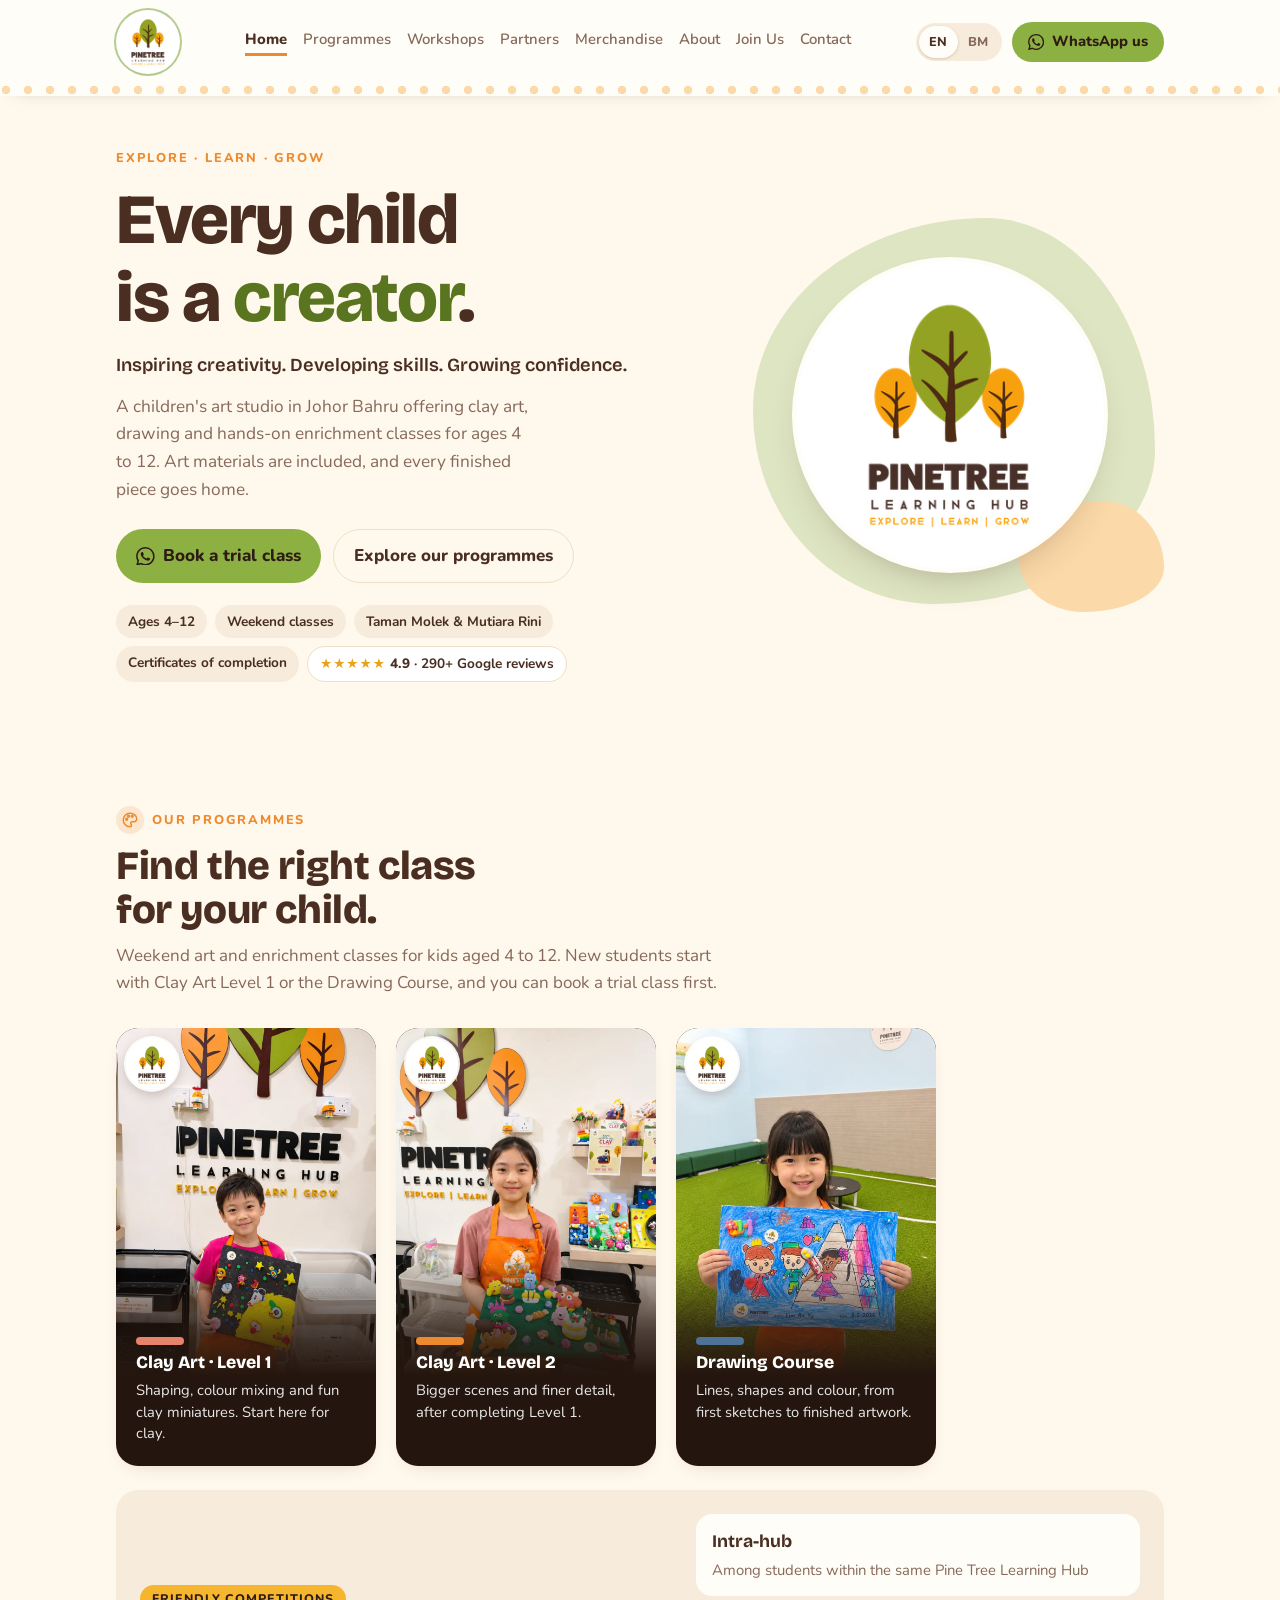
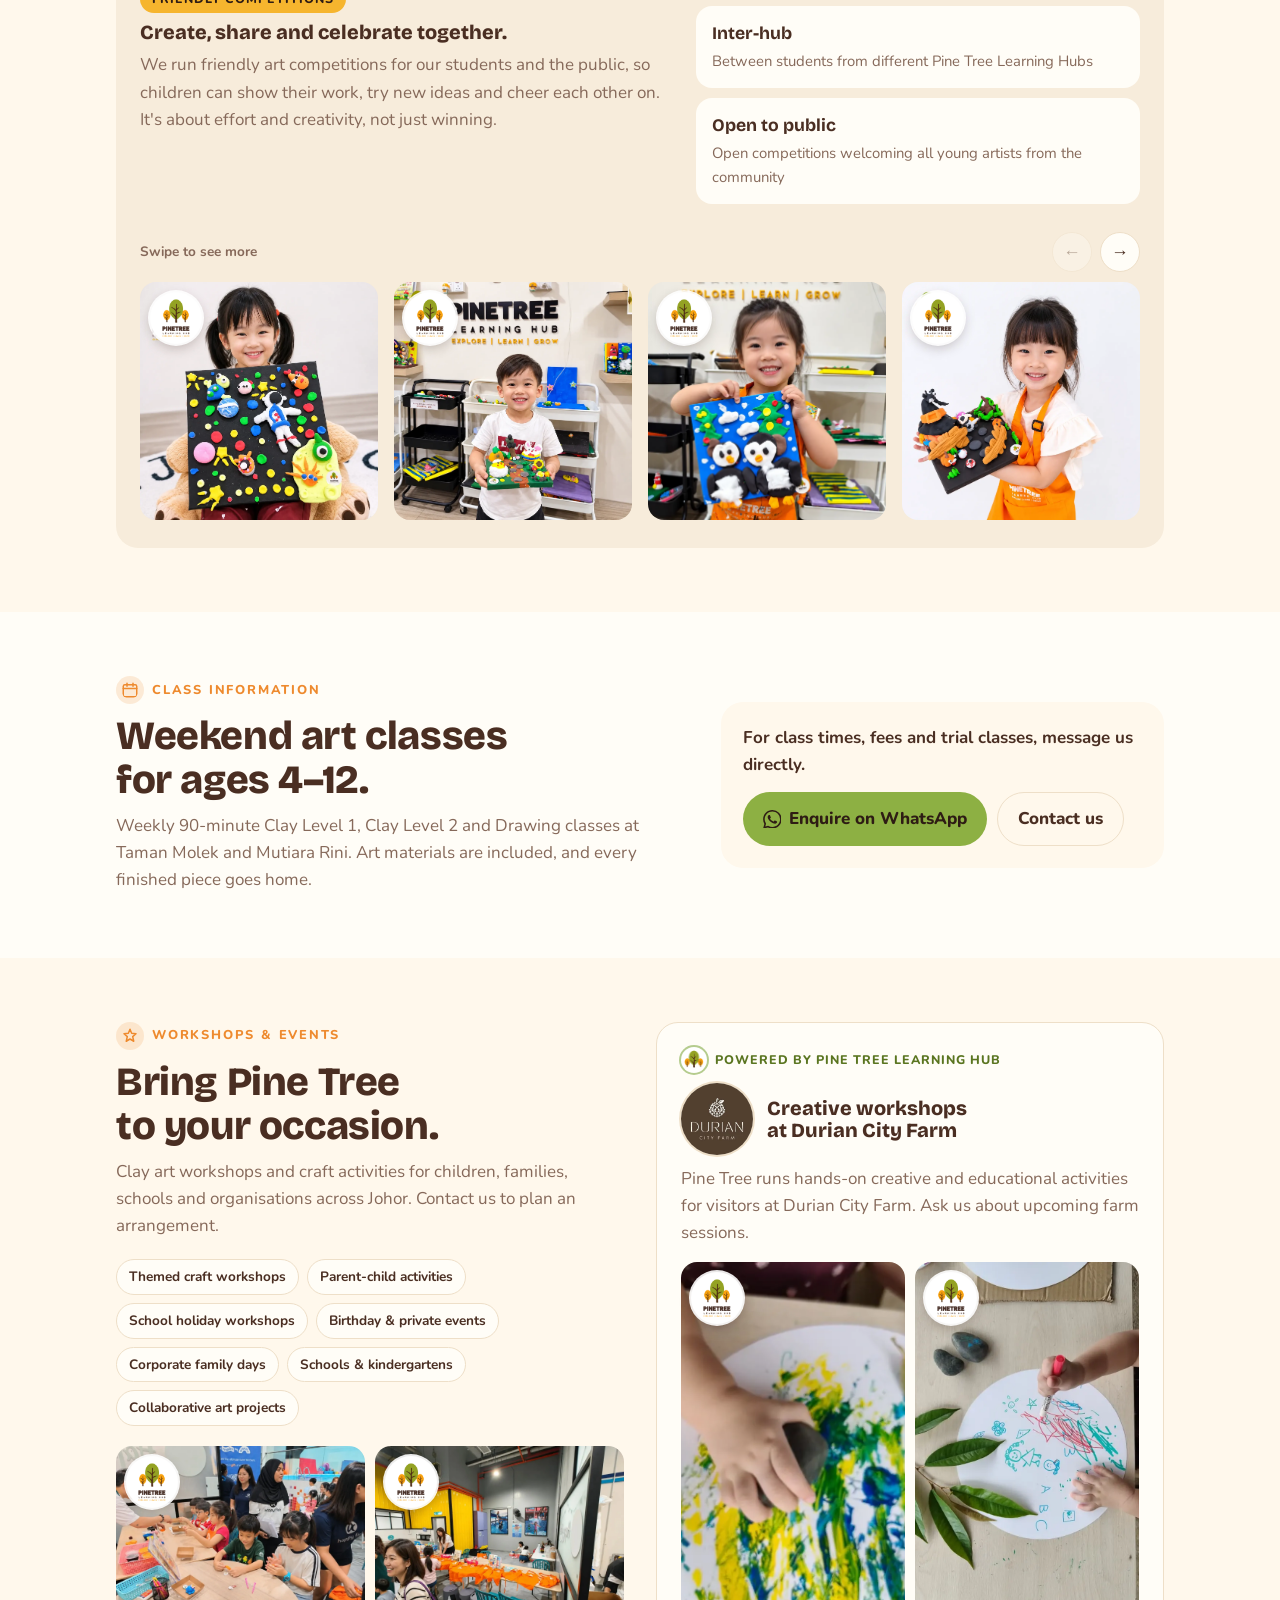
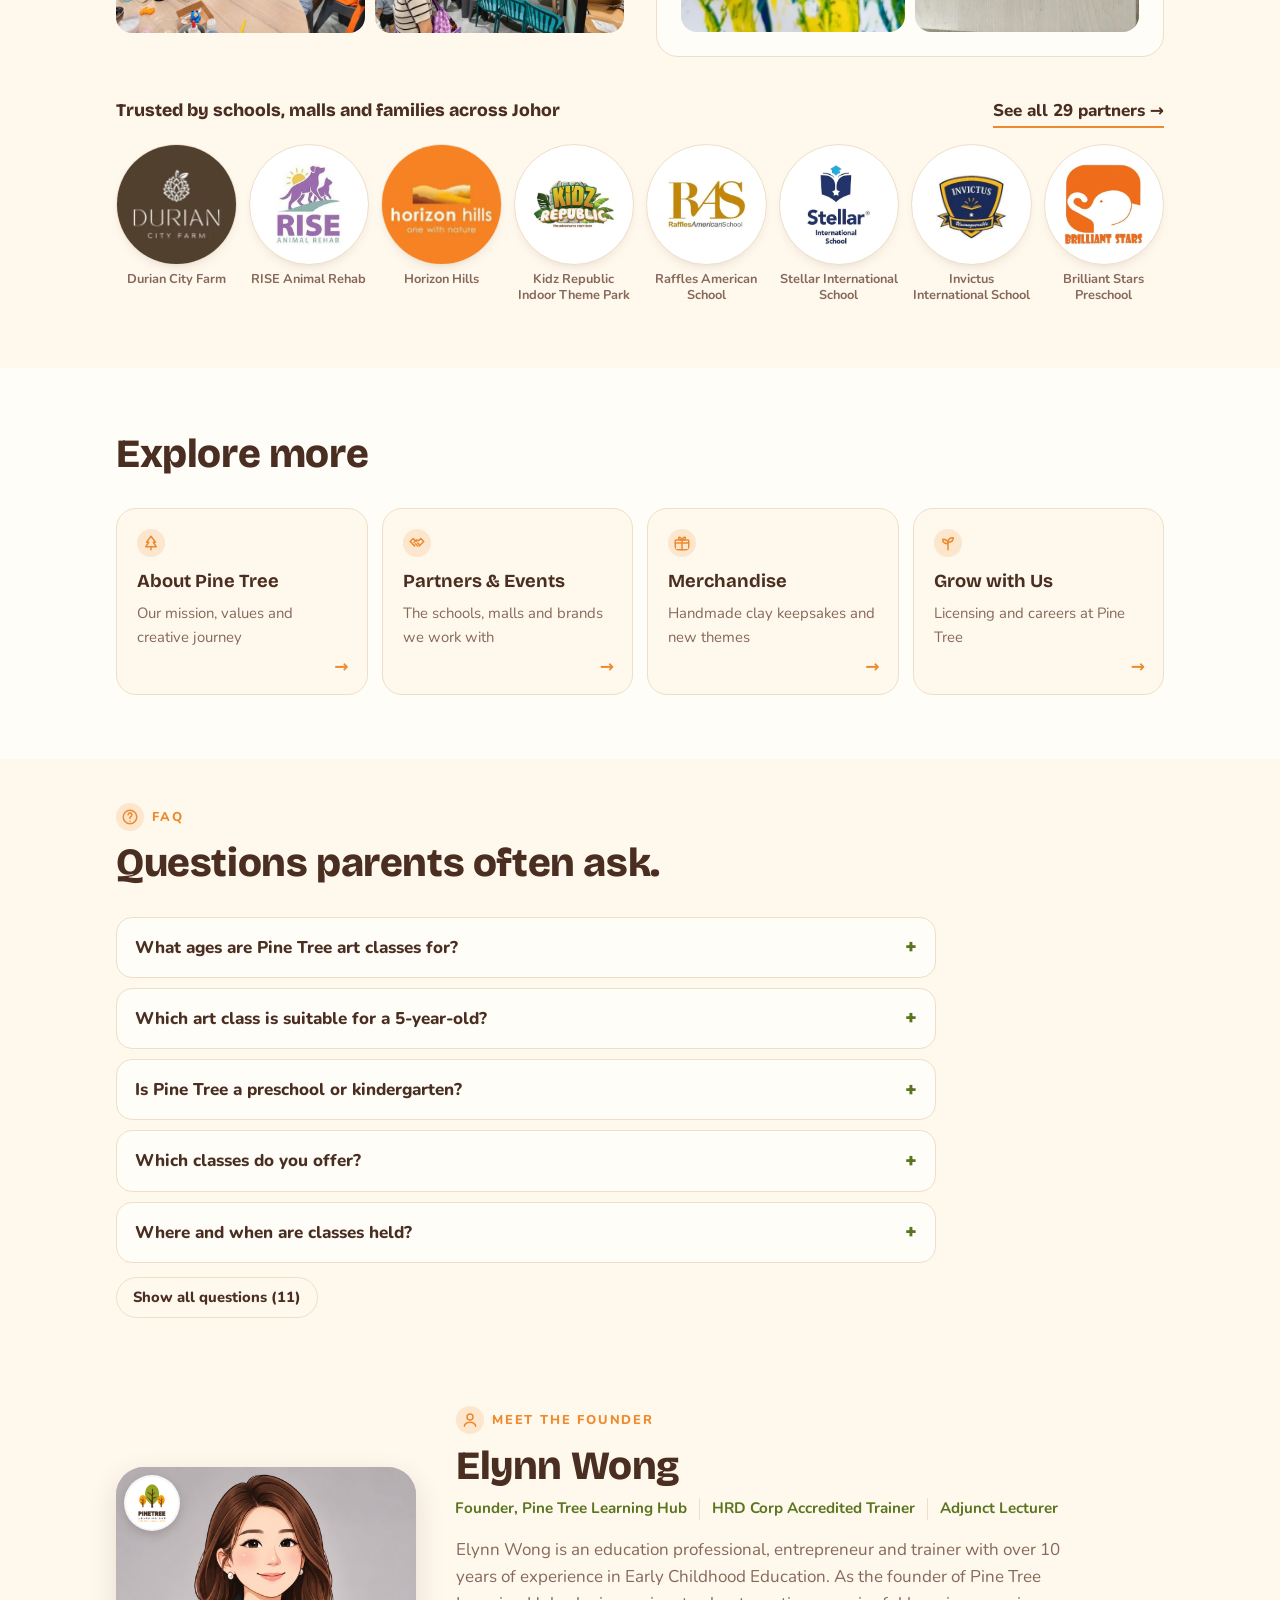
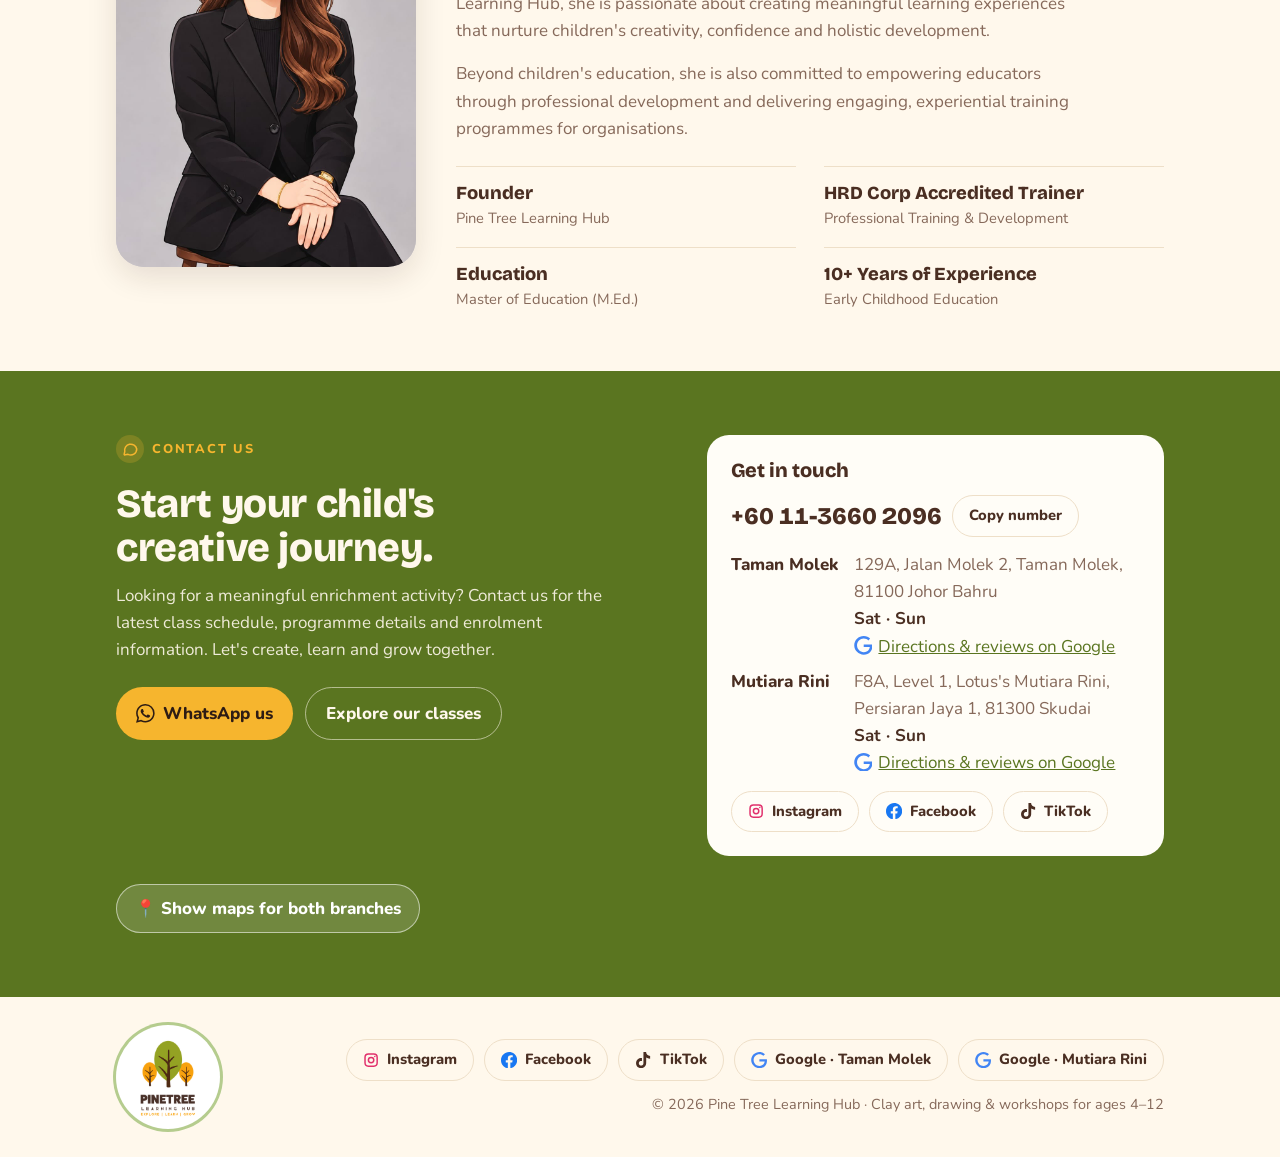
<file: index.html>
<!doctype html>
<html lang="en">
<head>
<meta charset="utf-8">
<meta name="viewport" content="width=device-width,initial-scale=1,viewport-fit=cover">
<meta name="description" content="Rated 4.9★ on Google. Weekend clay art and drawing classes for children aged 4–12 in Taman Molek and Mutiara Rini, Johor Bahru. Book a trial class.">
<title>Pine Tree Learning Hub | Children&apos;s Art Classes Johor Bahru</title>
<link rel="preconnect" href="https://fonts.googleapis.com">
<link rel="stylesheet" href="https://fonts.googleapis.com/css2?family=Bricolage+Grotesque:opsz,wght@12..96,600;12..96,800&family=Nunito:wght@400;600;700;800&display=swap">
<meta property="og:type" content="website">
<meta property="og:site_name" content="Pine Tree Learning Hub">
<meta property="og:locale" content="en_MY">
<meta property="og:title" content="Pine Tree Learning Hub | Children&apos;s Art Classes Johor Bahru">
<meta property="og:description" content="Rated 4.9★ on Google. Weekend clay art and drawing classes for children aged 4–12 in Taman Molek and Mutiara Rini, Johor Bahru. Book a trial class.">
<meta property="og:url" content="https://pinetreelearninghub.com/">
<meta property="og:image" content="https://pinetreelearninghub.com/images/share-preview-v2.jpg">
<meta property="og:image:width" content="1200">
<meta property="og:image:height" content="630">
<meta property="og:image:alt" content="Pine Tree Learning Hub: children's clay and drawing classes in Johor Bahru">
<meta name="twitter:card" content="summary_large_image">
<link rel="canonical" href="https://pinetreelearninghub.com/">
<link rel="icon" href="favicon.ico?v=2" sizes="any">
<link rel="icon" type="image/png" sizes="32x32" href="favicon-32.png?v=2">
<link rel="icon" type="image/png" sizes="48x48" href="favicon-48.png?v=2">
<link rel="icon" type="image/png" sizes="192x192" href="favicon-192.png?v=2">
<link rel="apple-touch-icon" href="apple-touch-icon.png?v=2">
<link rel="manifest" href="site.webmanifest?v=2">
<meta name="theme-color" content="#5A7520">
<link rel="stylesheet" href="styles.css?v=4">
<script type="application/ld+json">{"@context":"https://schema.org","@graph":[{"@type":["EducationalOrganization","LocalBusiness"],"@id":"https://pinetreelearninghub.com/#organization","name":"Pine Tree Learning Hub","slogan":"Explore · Learn · Grow","url":"https://pinetreelearninghub.com/","logo":"https://pinetreelearninghub.com/favicon-192.png","image":"https://pinetreelearninghub.com/images/share-preview.jpg","description":"Clay art, drawing and hands-on creative classes and workshops for children aged 4 to 12 in Johor Bahru, Malaysia.","telephone":"+60 11-3660 2096","priceRange":"RM","address":{"@type":"PostalAddress","addressLocality":"Johor Bahru","addressRegion":"Johor","addressCountry":"MY"},"areaServed":[{"@type":"City","name":"Johor Bahru"},{"@type":"State","name":"Johor"}],"location":[{"@type":["LocalBusiness","Place"],"@id":"https://pinetreelearninghub.com/#taman-molek","name":"Pine Tree Learning Hub Taman Molek","hasMap":"https://share.google/22U3CTpWmv0Kdsycc","telephone":"+60 11-3660 2096","parentOrganization":{"@id":"https://pinetreelearninghub.com/#organization"},"address":{"@type":"PostalAddress","streetAddress":"129A, Jalan Molek 2, Taman Molek","postalCode":"81100","addressLocality":"Johor Bahru","addressRegion":"Johor","addressCountry":"MY"},"openingHoursSpecification":[{"@type":"OpeningHoursSpecification","dayOfWeek":"Saturday","opens":"10:00","closes":"18:00"},{"@type":"OpeningHoursSpecification","dayOfWeek":"Sunday","opens":"10:00","closes":"13:30"}]},{"@type":["LocalBusiness","Place"],"@id":"https://pinetreelearninghub.com/#mutiara-rini","name":"Pine Tree Learning Hub Mutiara Rini","hasMap":"https://share.google/lBXb8PNnRusYEvke7","telephone":"+60 11-3660 2096","parentOrganization":{"@id":"https://pinetreelearninghub.com/#organization"},"address":{"@type":"PostalAddress","streetAddress":"F8A, Level 1, Lotus's Mutiara Rini, Persiaran Jaya 1, Mutiara Rini","postalCode":"81300","addressLocality":"Skudai","addressRegion":"Johor","addressCountry":"MY"},"openingHoursSpecification":[{"@type":"OpeningHoursSpecification","dayOfWeek":"Saturday","opens":"10:00","closes":"18:00"},{"@type":"OpeningHoursSpecification","dayOfWeek":"Sunday","opens":"10:00","closes":"13:30"}]}],"founder":{"@id":"https://pinetreelearninghub.com/#founder"},"sameAs":["https://www.instagram.com/pinetreelearninghubmy","https://www.tiktok.com/@pinetreelearninghubmy","https://www.facebook.com/pinetreelearninghubmy","https://www.facebook.com/pinetreelearninghubmalaysia"],"contactPoint":{"@type":"ContactPoint","telephone":"+60 11-3660 2096","contactType":"customer service","availableLanguage":["English","Malay"],"url":"https://wa.me/601136602096"}},{"@type":"WebSite","@id":"https://pinetreelearninghub.com/#website","url":"https://pinetreelearninghub.com/","name":"Pine Tree Learning Hub","inLanguage":"en-MY","publisher":{"@id":"https://pinetreelearninghub.com/#organization"}},{"@type":"Person","@id":"https://pinetreelearninghub.com/#founder","name":"Elynn Wong","jobTitle":"Founder, Pine Tree Learning Hub","image":"https://pinetreelearninghub.com/images/elynn-wong.jpg","description":"Education professional, entrepreneur and HRD Corp Accredited Trainer with over 10 years of experience in Early Childhood Education. Master of Education (M.Ed.).","worksFor":{"@id":"https://pinetreelearninghub.com/#organization"},"knowsAbout":["Early Childhood Education","Children's art education","Professional training and development"]},{"@type":"Course","name":"Clay Art · Level 1","description":"Shaping, colour mixing and fun clay miniatures. The starting level for clay, for children aged 4 to 12.","provider":{"@id":"https://pinetreelearninghub.com/#organization"},"audience":{"@type":"EducationalAudience","educationalRole":"student","audienceType":"Children aged 4 to 12"},"inLanguage":["en","ms"]},{"@type":"Course","name":"Clay Art · Level 2","description":"Bigger scenes and finer detail in clay, for children who have completed Level 1.","provider":{"@id":"https://pinetreelearninghub.com/#organization"},"audience":{"@type":"EducationalAudience","educationalRole":"student","audienceType":"Children aged 4 to 12"},"inLanguage":["en","ms"],"coursePrerequisites":"Clay Art · Level 1"},{"@type":"Course","name":"Drawing Course","description":"Lines, shapes and colour, from first sketches to finished artwork, for children aged 4 to 12.","provider":{"@id":"https://pinetreelearninghub.com/#organization"},"audience":{"@type":"EducationalAudience","educationalRole":"student","audienceType":"Children aged 4 to 12"},"inLanguage":["en","ms"]},{"@type":"FAQPage","@id":"https://pinetreelearninghub.com/#faq","mainEntity":[{"@type":"Question","name":"What ages are Pine Tree art classes for?","acceptedAnswer":{"@type":"Answer","text":"Our classes are for children aged 4 to 12."}},{"@type":"Question","name":"Which art class is suitable for a 5-year-old?","acceptedAnswer":{"@type":"Answer","text":"Children from age 4 can join, so 5-year-olds are very welcome. New students usually start with Clay Art Level 1, which builds shaping and colour skills step by step, or the Drawing Course. Book a trial class to see which one your child enjoys most."}},{"@type":"Question","name":"Is Pine Tree a preschool or kindergarten?","acceptedAnswer":{"@type":"Answer","text":"No. Pine Tree Learning Hub is a weekend art enrichment studio, not a preschool. Children aged 4 to 12, including preschoolers, join our clay and drawing classes on Saturdays and Sundays alongside their kindergarten or school. Looking for a preschool? We recommend Brilliant Stars Preschool in Taman Molek, where our Taman Molek branch is located."}},{"@type":"Question","name":"Which classes do you offer?","acceptedAnswer":{"@type":"Answer","text":"We offer Clay Art Level 1 (shaping, colour mixing and fun clay miniatures), Clay Art Level 2 (bigger scenes and finer detail, after completing Level 1) and a Drawing Course (lines, shapes and colour, from first sketches to finished artwork)."}},{"@type":"Question","name":"Where and when are classes held?","acceptedAnswer":{"@type":"Answer","text":"Classes run every Saturday and Sunday at two branches. Taman Molek: 129A, Jalan Molek 2, Taman Molek, 81100 Johor Bahru. Mutiara Rini: F8A, Level 1, Lotus's Mutiara Rini, Persiaran Jaya 1, 81300 Skudai. Message us on WhatsApp for the current timetable."}},{"@type":"Question","name":"How long is each class?","acceptedAnswer":{"@type":"Answer","text":"Each class is 90 minutes, held once a week."}},{"@type":"Question","name":"Are art materials included?","acceptedAnswer":{"@type":"Answer","text":"Yes. All art materials are included, and every finished piece goes home with your child."}},{"@type":"Question","name":"Can my child try a class first?","acceptedAnswer":{"@type":"Answer","text":"Yes. We offer trial classes. Message us on WhatsApp at +60 11-3660 2096 to book one."}},{"@type":"Question","name":"How much do classes cost?","acceptedAnswer":{"@type":"Answer","text":"For current class fees and times, message us on WhatsApp at +60 11-3660 2096 and our team will get back to you."}},{"@type":"Question","name":"Do children receive a certificate?","acceptedAnswer":{"@type":"Answer","text":"Yes. Our programmes are structured in levels, and children receive a certificate of completion that recognises their progress."}},{"@type":"Question","name":"Do you run workshops for schools, birthdays and companies?","acceptedAnswer":{"@type":"Answer","text":"Yes. We run themed craft workshops, parent-child activities, school holiday workshops, birthday and private events, corporate family days, and sessions for schools and kindergartens across Johor."}}]}]}</script>
</head>
<body data-page="home">
<header>
  <div class="wrap bar">
    <a class="brand" href="index.html" aria-label="Pine Tree Learning Hub, home">
      <span class="logo-card head-round" role="img" aria-label="Pine Tree Learning Hub logo"></span>
    </a>
    <nav class="main" aria-label="Pages">
      <a href="index.html" data-key="home" class="active" aria-current="page">Home</a>
      <a href="#programmes" data-key="programmes">Programmes</a>
      <a href="#workshops" data-key="workshops">Workshops</a>
      <a href="partners.html" data-key="partners">Partners</a>
      <a href="merchandise.html" data-key="merchandise">Merchandise</a>
      <a href="about.html" data-key="about">About</a>
      <a href="grow.html" data-key="grow">Join Us</a>
      <a href="#contact" data-key="contact">Contact</a>
    </nav>
    <div class="hdr-r">
    <div class="lang" role="group" aria-label="Language"><button type="button" data-lang="en" aria-pressed="true">EN</button><button type="button" data-lang="ms" aria-pressed="false">BM</button></div>
    <a class="btn sm" href="https://wa.me/601136602096" target="_blank" rel="noopener"><svg class="ico ico-wa" viewBox="0 0 24 24" aria-hidden="true"><path fill="currentColor" d="M17.47 14.38c-.3-.15-1.76-.87-2.03-.97-.27-.1-.47-.15-.67.15-.2.3-.77.97-.94 1.16-.17.2-.35.22-.64.08-.3-.15-1.26-.46-2.39-1.48-.88-.79-1.48-1.76-1.65-2.06-.17-.3-.02-.46.13-.6.13-.14.3-.35.45-.52.15-.17.2-.3.3-.5.1-.2.05-.37-.03-.52-.07-.15-.67-1.61-.92-2.2-.24-.58-.49-.5-.67-.51h-.57c-.2 0-.52.07-.79.37-.27.3-1.04 1.02-1.04 2.48s1.07 2.88 1.21 3.07c.15.2 2.1 3.2 5.08 4.49.71.3 1.26.49 1.7.63.71.22 1.36.19 1.87.12.57-.09 1.76-.72 2-1.42.25-.69.25-1.29.18-1.41-.08-.13-.28-.2-.57-.35m-5.42 7.4h-.01a9.87 9.87 0 0 1-5.03-1.38l-.36-.21-3.74.98 1-3.65-.24-.37a9.86 9.86 0 0 1-1.51-5.26c0-5.45 4.44-9.88 9.89-9.88 2.64 0 5.12 1.03 6.99 2.9a9.83 9.83 0 0 1 2.89 6.99c0 5.45-4.44 9.88-9.88 9.88m8.41-18.3A11.82 11.82 0 0 0 12.05 0C5.5 0 .16 5.34.16 11.89c0 2.1.55 4.14 1.59 5.95L.06 24l6.3-1.65a11.88 11.88 0 0 0 5.68 1.45h.01c6.55 0 11.89-5.34 11.89-11.89a11.82 11.82 0 0 0-3.48-8.41Z"/></svg>WhatsApp us</a>
    </div>
  </div>
  <div class="subnav">
    <div class="wrap" id="sections-menu" role="navigation" aria-label="Sections">
      <a href="index.html" data-key="home" class="active" aria-current="page">Home</a>
      <a href="#programmes" data-key="programmes">Programmes</a>
      <a href="#class-info" data-key="class-info">Class Info</a>
      <a href="#workshops" data-key="workshops">Workshops</a>
      <a href="partners.html" data-key="partners">Partners</a>
      <a href="merchandise.html" data-key="merchandise">Merchandise</a>
      <a href="about.html" data-key="about">About</a>
      <a href="grow.html" data-key="grow">Join us</a>
      <a href="#contact" data-key="contact">Contact</a>
    </div>
  </div>
  <div class="dots" aria-hidden="true"></div>
</header>

<main id="home">
  <div class="hero">
    <div class="wrap">
      <div>
        <p class="eyebrow">Explore · Learn · Grow</p>
        <h1 style="margin-top:14px">Every child is a <em>creator</em>.</h1>
        <p class="sub">Inspiring creativity. Developing skills. Growing confidence.</p>
        <p class="lead">A children&apos;s art studio in Johor Bahru offering clay art, drawing and hands-on enrichment classes for ages 4 to 12. Art materials are included, and every finished piece goes home.</p>
        <div class="ctas">
          <a class="btn" href="https://wa.me/601136602096" target="_blank" rel="noopener"><svg class="ico ico-wa" viewBox="0 0 24 24" aria-hidden="true"><path fill="currentColor" d="M17.47 14.38c-.3-.15-1.76-.87-2.03-.97-.27-.1-.47-.15-.67.15-.2.3-.77.97-.94 1.16-.17.2-.35.22-.64.08-.3-.15-1.26-.46-2.39-1.48-.88-.79-1.48-1.76-1.65-2.06-.17-.3-.02-.46.13-.6.13-.14.3-.35.45-.52.15-.17.2-.3.3-.5.1-.2.05-.37-.03-.52-.07-.15-.67-1.61-.92-2.2-.24-.58-.49-.5-.67-.51h-.57c-.2 0-.52.07-.79.37-.27.3-1.04 1.02-1.04 2.48s1.07 2.88 1.21 3.07c.15.2 2.1 3.2 5.08 4.49.71.3 1.26.49 1.7.63.71.22 1.36.19 1.87.12.57-.09 1.76-.72 2-1.42.25-.69.25-1.29.18-1.41-.08-.13-.28-.2-.57-.35m-5.42 7.4h-.01a9.87 9.87 0 0 1-5.03-1.38l-.36-.21-3.74.98 1-3.65-.24-.37a9.86 9.86 0 0 1-1.51-5.26c0-5.45 4.44-9.88 9.89-9.88 2.64 0 5.12 1.03 6.99 2.9a9.83 9.83 0 0 1 2.89 6.99c0 5.45-4.44 9.88-9.88 9.88m8.41-18.3A11.82 11.82 0 0 0 12.05 0C5.5 0 .16 5.34.16 11.89c0 2.1.55 4.14 1.59 5.95L.06 24l6.3-1.65a11.88 11.88 0 0 0 5.68 1.45h.01c6.55 0 11.89-5.34 11.89-11.89a11.82 11.82 0 0 0-3.48-8.41Z"/></svg>Book a trial class</a>
          <a class="btn ghost" href="#programmes">Explore our programmes</a>
        </div>
        <div class="facts">
          <span class="chip">Ages 4–12</span>
          <span class="chip">Weekend classes</span>
          <span class="chip">Taman Molek &amp; Mutiara Rini</span>
          <span class="chip">Certificates of completion</span>
          <a class="chip rating-chip" href="#contact" aria-label="Rated 4.9 out of 5 from over 290 Google reviews"><span class="stars" aria-hidden="true">★★★★★</span> <b>4.9</b> · 290+ Google reviews</a>
        </div>
      </div>
      <div class="logo-stage" aria-hidden="true"><div class="logo-card"></div></div>
    </div>
  </div>

  <!-- PROGRAMMES -->
  <section id="programmes">
    <div class="wrap">
      <div class="sec-head">
        <p class="eyebrow eb"><svg class="eb-ico" viewBox="0 0 24 24" aria-hidden="true" fill="none" stroke="currentColor" stroke-width="2" stroke-linecap="round" stroke-linejoin="round"><path d="M12 3a9 9 0 1 0 0 18c1.2 0 2-.9 2-2 0-.6-.3-1-.6-1.4-.3-.4-.5-.8-.5-1.3 0-1.1.9-2 2-2h2.3A3.8 3.8 0 0 0 21 10.5C21 6.4 17 3 12 3Z"/><circle cx="7.5" cy="11" r="1.2"/><circle cx="10" cy="7" r="1.2"/><circle cx="15" cy="7" r="1.2"/></svg><span>Our programmes</span></p>
        <h2>Find the right class for your child.</h2>
        <p>Weekend art and enrichment classes for kids aged 4 to 12. New students start with Clay Art Level 1 or the Drawing Course, and you can book a trial class first.</p>
      </div>
      <div class="progs">
        <article class="prog has-photo">
          <figure class="dcf-ph prog-ph"><span class="logo-card ph-logo" aria-hidden="true"></span><img src="images/clay-level-1-space-canvas.webp" width="1086" height="1448" loading="lazy" alt="A Level 1 student holding a clay outer-space canvas with an astronaut, planets and stars"></figure>
          <div class="swatch" style="background:var(--coral)"></div>
          <h3>Clay Art · Level 1</h3>
          <p>Shaping, colour mixing and fun clay miniatures. Start here for clay.</p>
        </article>
        <article class="prog has-photo">
          <figure class="dcf-ph prog-ph"><span class="logo-card ph-logo" aria-hidden="true"></span><img src="images/clay-level-2-food-diorama.webp" width="1086" height="1448" loading="lazy" alt="A Level 2 student holding a clay diorama of cute monsters, burgers, cakes and sweets"></figure>
          <div class="swatch" style="background:var(--orange)"></div>
          <h3>Clay Art · Level 2</h3>
          <p>Bigger scenes and finer detail, after completing Level 1.</p>
        </article>
        <article class="prog has-photo" id="drawing">
          <figure class="dcf-ph prog-ph"><span class="logo-card ph-logo" aria-hidden="true"></span><img src="images/drawing-course-artwork.webp" width="1086" height="1448" loading="lazy" alt="A Drawing Course student holding her colourful drawing of friends in festive outfits"></figure>
          <div class="swatch" style="background:var(--draw)"></div>
          <h3>Drawing Course</h3>
          <p>Lines, shapes and colour, from first sketches to finished artwork.</p>
        </article>
      </div>
      <div class="comp">
        <div class="comp-intro">
          <span class="gtag" style="background:var(--golden)">Friendly competitions</span>
          <h3>Create, share and celebrate together.</h3>
          <p>We run friendly art competitions for our students and the public, so children can show their work, try new ideas and cheer each other on. It's about effort and creativity, not just winning.</p>
        </div>
        <div class="comp-types">
          <div><b>Intra-hub</b><span>Among students within the same Pine Tree Learning Hub</span></div>
          <div><b>Inter-hub</b><span>Between students from different Pine Tree Learning Hubs</span></div>
          <div><b>Open to public</b><span>Open competitions welcoming all young artists from the community</span></div>
        </div>
        <div class="ev-slider comp-slider">
          <div class="ev-nav"><span class="ev-hint">Swipe to see more</span><button type="button" class="ev-btn" data-dir="-1" aria-label="Previous photos">&larr;</button><button type="button" class="ev-btn" data-dir="1" aria-label="Next photos">&rarr;</button></div>
          <div class="ev-gallery" tabindex="0" aria-label="Student artwork photos">
            <figure class="dcf-ph ev-ph"><span class="logo-card ph-logo" aria-hidden="true"></span><img src="images/student-space-canvas.webp" width="1254" height="1254" loading="lazy" alt="A student holding her clay outer-space canvas with an astronaut, aliens and planets"></figure>
            <figure class="dcf-ph ev-ph"><span class="logo-card ph-logo" aria-hidden="true"></span><img src="images/student-garden-diorama-boy.webp" width="1254" height="1254" loading="lazy" alt="A student holding his clay garden diorama with a bunny, chick and sunflower"></figure>
            <figure class="dcf-ph ev-ph tall"><span class="logo-card ph-logo" aria-hidden="true"></span><img src="images/student-penguin-canvas.webp" width="1086" height="1448" loading="lazy" alt="A young student holding her clay canvas of two penguins in the snow"></figure>
            <figure class="dcf-ph ev-ph"><span class="logo-card ph-logo" aria-hidden="true"></span><img src="images/student-halloween-diorama.webp" width="1254" height="1254" loading="lazy" alt="A student holding her Halloween clay diorama with a witch hat, pumpkins and bones"></figure>
            <figure class="dcf-ph ev-ph tall"><span class="logo-card ph-logo" aria-hidden="true"></span><img src="images/student-i-love-dad.webp" width="1086" height="1448" loading="lazy" alt="A student holding his I Love Dad clay canvas"></figure>
          </div>
        </div>
      </div>
    </div>
  </section>

  <!-- CLASS INFO -->
  <section class="band" id="class-info">
    <div class="wrap">
      <div class="ci">
        <div class="sec-head" style="margin:0">
          <p class="eyebrow eb"><svg class="eb-ico" viewBox="0 0 24 24" aria-hidden="true" fill="none" stroke="currentColor" stroke-width="2" stroke-linecap="round" stroke-linejoin="round"><rect x="3" y="5" width="18" height="16" rx="2"/><path d="M3 10h18M8 3v4M16 3v4"/></svg><span>Class information</span></p>
          <h2>Weekend art classes for ages 4–12.</h2>
          <p>Weekly 90-minute Clay Level 1, Clay Level 2 and Drawing classes at Taman Molek and Mutiara Rini. Art materials are included, and every finished piece goes home.</p>
        </div>
        <div class="ci-cta">
          <p>For class times, fees and trial classes, message us directly.</p>
          <div class="ctas" style="display:flex;flex-wrap:wrap;gap:10px">
            <a class="btn" href="https://wa.me/601136602096" target="_blank" rel="noopener"><svg class="ico ico-wa" viewBox="0 0 24 24" aria-hidden="true"><path fill="currentColor" d="M17.47 14.38c-.3-.15-1.76-.87-2.03-.97-.27-.1-.47-.15-.67.15-.2.3-.77.97-.94 1.16-.17.2-.35.22-.64.08-.3-.15-1.26-.46-2.39-1.48-.88-.79-1.48-1.76-1.65-2.06-.17-.3-.02-.46.13-.6.13-.14.3-.35.45-.52.15-.17.2-.3.3-.5.1-.2.05-.37-.03-.52-.07-.15-.67-1.61-.92-2.2-.24-.58-.49-.5-.67-.51h-.57c-.2 0-.52.07-.79.37-.27.3-1.04 1.02-1.04 2.48s1.07 2.88 1.21 3.07c.15.2 2.1 3.2 5.08 4.49.71.3 1.26.49 1.7.63.71.22 1.36.19 1.87.12.57-.09 1.76-.72 2-1.42.25-.69.25-1.29.18-1.41-.08-.13-.28-.2-.57-.35m-5.42 7.4h-.01a9.87 9.87 0 0 1-5.03-1.38l-.36-.21-3.74.98 1-3.65-.24-.37a9.86 9.86 0 0 1-1.51-5.26c0-5.45 4.44-9.88 9.89-9.88 2.64 0 5.12 1.03 6.99 2.9a9.83 9.83 0 0 1 2.89 6.99c0 5.45-4.44 9.88-9.88 9.88m8.41-18.3A11.82 11.82 0 0 0 12.05 0C5.5 0 .16 5.34.16 11.89c0 2.1.55 4.14 1.59 5.95L.06 24l6.3-1.65a11.88 11.88 0 0 0 5.68 1.45h.01c6.55 0 11.89-5.34 11.89-11.89a11.82 11.82 0 0 0-3.48-8.41Z"/></svg>Enquire on WhatsApp</a>
            <a class="btn ghost" href="#contact">Contact us</a>
          </div>
        </div>
      </div>
    </div>
  </section>

  <!-- WORKSHOPS -->
  <section id="workshops">
    <div class="wrap">
      <div class="ws">
        <div>
          <div class="sec-head" style="margin-bottom:20px">
            <p class="eyebrow eb"><svg class="eb-ico" viewBox="0 0 24 24" aria-hidden="true" fill="none" stroke="currentColor" stroke-width="2" stroke-linecap="round" stroke-linejoin="round"><path d="M12 3l2.2 5.3L20 9l-4.4 3.8L17 19l-5-3-5 3 1.4-6.2L4 9l5.8-.7z"/></svg><span>Workshops &amp; events</span></p>
            <h2>Bring Pine Tree to your occasion.</h2>
            <p>Clay art workshops and craft activities for children, families, schools and organisations across Johor. Contact us to plan an arrangement.</p>
          </div>
          <div class="ws-list">
            <span class="chip">Themed craft workshops</span>
            <span class="chip">Parent-child activities</span>
            <span class="chip">School holiday workshops</span>
            <span class="chip">Birthday &amp; private events</span>
            <span class="chip">Corporate family days</span>
            <span class="chip">Schools &amp; kindergartens</span>
            <span class="chip">Collaborative art projects</span>
          </div>
          <div class="dcf-photos ws-photos">
            <figure class="dcf-ph"><span class="logo-card ph-logo" aria-hidden="true"></span><img src="images/workshop-happy-fish-clay.webp" width="1280" height="960" loading="lazy" alt="Children making clay animals at a Pine Tree workshop at Happy Fish Swim School"></figure>
            <figure class="dcf-ph"><span class="logo-card ph-logo" aria-hidden="true"></span><img src="images/workshop-happy-fish-setup.webp" width="1280" height="960" loading="lazy" alt="Workshop tables set with orange Pine Tree aprons and craft materials"></figure>
          </div>
        </div>
        <div class="partner">
          <span class="pw"><span class="mark" aria-hidden="true"></span>POWERED BY PINE TREE LEARNING HUB</span>
          <div class="dcf"><img src="images/partners/durian-city-farm.webp" alt="Durian City Farm logo" width="72" height="72"><h3>Creative workshops at Durian City Farm</h3></div>
          <p>Pine Tree runs hands-on creative and educational activities for visitors at Durian City Farm. Ask us about upcoming farm sessions.</p>
          <div class="dcf-photos">
            <figure class="dcf-ph"><span class="logo-card ph-logo" aria-hidden="true"></span><img src="images/durian-city-farm-leaf-painting.webp" width="1024" height="768" loading="lazy" alt="A child painting with a stone and a leaf in yellow, green and blue at Durian City Farm"></figure>
            <figure class="dcf-ph"><span class="logo-card ph-logo" aria-hidden="true"></span><img src="images/durian-city-farm-drawing.webp" width="768" height="1024" loading="lazy" alt="A child drawing with markers on a round paper beside durian leaves and river stones"></figure>
          </div>
        </div>
      </div>
      <div class="pstrip">
        <div class="pstrip-head"><h3>Trusted by schools, malls and families across Johor</h3><a class="more-link" href="partners.html">See all 29 partners &rarr;</a></div>
        <div class="plogos plogos-strip">
        <figure class="plogo"><span class="fill"><img width="240" height="240" src="images/partners/durian-city-farm.webp" alt="Durian City Farm logo" loading="lazy"></span><figcaption>Durian City Farm</figcaption></figure>
        <figure class="plogo"><span><img width="199" height="240" src="images/partners/rise-animal-rehab.webp" alt="RISE Animal Rehab logo" loading="lazy"></span><figcaption>RISE Animal Rehab</figcaption></figure>
        <figure class="plogo"><span class="fill"><img width="240" height="240" src="images/partners/horizon-hills.webp" alt="Horizon Hills logo" loading="lazy"></span><figcaption>Horizon Hills</figcaption></figure>
        <figure class="plogo"><span><img width="240" height="143" src="images/partners/kidz-republic-indoor-theme-park.webp" alt="Kidz Republic Indoor Theme Park logo" loading="lazy"></span><figcaption>Kidz Republic Indoor Theme Park</figcaption></figure>
        <figure class="plogo"><span><img width="240" height="143" src="images/partners/raffles-american-school.webp" alt="Raffles American School logo" loading="lazy"></span><figcaption>Raffles American School</figcaption></figure>
        <figure class="plogo"><span><img width="195" height="240" src="images/partners/stellar-international-school.webp" alt="Stellar International School logo" loading="lazy"></span><figcaption>Stellar International School</figcaption></figure>
        <figure class="plogo"><span><img width="180" height="180" src="images/partners/invictus-international-school.webp" alt="Invictus International School logo" loading="lazy"></span><figcaption>Invictus International School</figcaption></figure>
        <figure class="plogo"><span><img width="236" height="240" src="images/partners/brilliant-stars-preschool.webp" alt="Brilliant Stars Preschool logo" loading="lazy"></span><figcaption>Brilliant Stars Preschool</figcaption></figure>
        </div>
      </div>
    </div>
  </section>

  <!-- EXPLORE -->
  <section class="band" id="explore">
    <div class="wrap">
      <div class="sec-head"><h2>Explore more</h2></div>
      <div class="xcards">
        <a class="xcard" href="about.html"><svg class="eb-ico" viewBox="0 0 24 24" aria-hidden="true" fill="none" stroke="currentColor" stroke-width="2" stroke-linecap="round" stroke-linejoin="round"><path d="M12 3 6 11h3l-4 6h14l-4-6h3z"/><path d="M12 17v4"/></svg><b>About Pine Tree</b><span>Our mission, values and creative journey</span><i aria-hidden="true">&rarr;</i></a>
        <a class="xcard" href="partners.html"><svg class="eb-ico" viewBox="0 0 24 24" aria-hidden="true" fill="none" stroke="currentColor" stroke-width="2" stroke-linecap="round" stroke-linejoin="round"><path d="M8 11l3-3 3 1 3-3 4 4-6 6"/><path d="M3 10l4-4 4 4"/><path d="M7 14l2 2M10 13l3 3M13 12l2 2"/><path d="M3 10l5 5"/></svg><b>Partners &amp; Events</b><span>The schools, malls and brands we work with</span><i aria-hidden="true">&rarr;</i></a>
        <a class="xcard" href="merchandise.html"><svg class="eb-ico" viewBox="0 0 24 24" aria-hidden="true" fill="none" stroke="currentColor" stroke-width="2" stroke-linecap="round" stroke-linejoin="round"><rect x="3" y="8" width="18" height="13" rx="1"/><path d="M12 8v13M3 12h18"/><path d="M12 8C9 8 7 6.5 7.5 5S11 4 12 8Zm0 0c3 0 5-1.5 4.5-3S13 4 12 8Z"/></svg><b>Merchandise</b><span>Handmade clay keepsakes and new themes</span><i aria-hidden="true">&rarr;</i></a>
        <a class="xcard" href="grow.html"><svg class="eb-ico" viewBox="0 0 24 24" aria-hidden="true" fill="none" stroke="currentColor" stroke-width="2" stroke-linecap="round" stroke-linejoin="round"><path d="M12 21v-8"/><path d="M12 13C12 9 9 7 5 7c0 4 3 6 7 6Z"/><path d="M12 11c0-4 3-6 7-6 0 4-3 6-7 6Z"/></svg><b>Grow with Us</b><span>Licensing and careers at Pine Tree</span><i aria-hidden="true">&rarr;</i></a>
      </div>
    </div>
  </section>

  <!-- FAQ -->
  <section id="faq">
    <div class="wrap">
      <div class="sec-head">
        <p class="eyebrow eb"><svg class="eb-ico" viewBox="0 0 24 24" aria-hidden="true" fill="none" stroke="currentColor" stroke-width="2" stroke-linecap="round" stroke-linejoin="round"><circle cx="12" cy="12" r="9"/><path d="M9.5 9a2.5 2.5 0 1 1 3.5 2.3c-.6.3-1 .9-1 1.6V14"/><path d="M12 17.5h.01"/></svg><span>FAQ</span></p>
        <h2>Questions parents often ask.</h2>
      </div>
      <div class="faq">
        <details><summary>What ages are Pine Tree art classes for?</summary><p>Our classes are for children aged 4 to 12.</p></details>
        <details><summary>Which art class is suitable for a 5-year-old?</summary><p>Children from age 4 can join, so 5-year-olds are very welcome. New students usually start with Clay Art Level 1, which builds shaping and colour skills step by step, or the Drawing Course. Book a trial class to see which one your child enjoys most.</p></details>
        <details><summary>Is Pine Tree a preschool or kindergarten?</summary><p>No. Pine Tree Learning Hub is a weekend art enrichment studio, not a preschool. Children aged 4 to 12, including preschoolers, join our clay and drawing classes on Saturdays and Sundays alongside their kindergarten or school. Looking for a preschool? We recommend Brilliant Stars Preschool in Taman Molek, where our Taman Molek branch is located.</p></details>
        <details><summary>Which classes do you offer?</summary><p>We offer Clay Art Level 1 (shaping, colour mixing and fun clay miniatures), Clay Art Level 2 (bigger scenes and finer detail, after completing Level 1) and a Drawing Course (lines, shapes and colour, from first sketches to finished artwork).</p></details>
        <details><summary>Where and when are classes held?</summary><p>Classes run every Saturday and Sunday at two branches. Taman Molek: 129A, Jalan Molek 2, Taman Molek, 81100 Johor Bahru. Mutiara Rini: F8A, Level 1, Lotus's Mutiara Rini, Persiaran Jaya 1, 81300 Skudai. Message us on WhatsApp for the current timetable.</p></details>
        <details class="faq-more"><summary>How long is each class?</summary><p>Each class is 90 minutes, held once a week.</p></details>
        <details class="faq-more"><summary>Are art materials included?</summary><p>Yes. All art materials are included, and every finished piece goes home with your child.</p></details>
        <details class="faq-more"><summary>Can my child try a class first?</summary><p>Yes. We offer trial classes. Message us on WhatsApp at +60 11-3660 2096 to book one.</p></details>
        <details class="faq-more"><summary>How much do classes cost?</summary><p>For current class fees and times, message us on WhatsApp at +60 11-3660 2096 and our team will get back to you.</p></details>
        <details class="faq-more"><summary>Do children receive a certificate?</summary><p>Yes. Our programmes are structured in levels, and children receive a certificate of completion that recognises their progress.</p></details>
        <details class="faq-more"><summary>Do you run workshops for schools, birthdays and companies?</summary><p>Yes. We run themed craft workshops, parent-child activities, school holiday workshops, birthday and private events, corporate family days, and sessions for schools and kindergartens across Johor.</p></details>
      </div>
      <button type="button" class="btn ghost sm faq-toggle" aria-expanded="false">Show all 11 questions</button>
    </div>
  </section>

  <!-- FOUNDER -->
  <section id="founder">
    <div class="wrap">
      <div class="fd">
        <figure class="fd-photo"><span class="logo-card ph-logo" aria-hidden="true"></span><img src="images/elynn-wong.jpg" width="1086" height="1448" loading="lazy" alt="Illustrated portrait of Elynn Wong, founder of Pine Tree Learning Hub"></figure>
        <div class="fd-main">
          <div class="fd-intro">
            <p class="eyebrow eb"><svg class="eb-ico" viewBox="0 0 24 24" aria-hidden="true" fill="none" stroke="currentColor" stroke-width="2" stroke-linecap="round" stroke-linejoin="round"><circle cx="12" cy="8" r="4"/><path d="M4 21c1-4 4-6 8-6s7 2 8 6"/></svg><span>Meet the founder</span></p>
            <h2>Elynn Wong</h2>
            <div class="fd-roles"><p><span>Founder, Pine Tree Learning Hub</span><span>HRD Corp Accredited Trainer</span><span>Adjunct Lecturer</span></p></div>
            <p class="fd-bio">Elynn Wong is an education professional, entrepreneur and trainer with over 10 years of experience in Early Childhood Education. As the founder of Pine Tree Learning Hub, she is passionate about creating meaningful learning experiences that nurture children's creativity, confidence and holistic development.</p>
            <p class="fd-bio">Beyond children's education, she is also committed to empowering educators through professional development and delivering engaging, experiential training programmes for organisations.</p>
          </div>
          <dl class="fd-cred">
            <div><dt>Founder</dt><dd>Pine Tree Learning Hub</dd></div>
            <div><dt>HRD Corp Accredited Trainer</dt><dd>Professional Training &amp; Development</dd></div>
            <div><dt>Education</dt><dd>Master of Education (M.Ed.)</dd></div>
            <div><dt>10+ Years of Experience</dt><dd>Early Childhood Education</dd></div>
          </dl>
        </div>
      </div>
    </div>
  </section>

  <!-- CONTACT -->
  <section class="cta-band" id="contact">
    <div class="wrap">
      <div class="contact">
        <div>
          <p class="eyebrow eb"><svg class="eb-ico" viewBox="0 0 24 24" aria-hidden="true" fill="none" stroke="currentColor" stroke-width="2" stroke-linecap="round" stroke-linejoin="round"><path d="M21 12a8 8 0 0 1-11.6 7.1L4 20l1-4.6A8 8 0 1 1 21 12Z"/></svg><span>Contact us</span></p>
          <h2 style="margin-top:10px">Start your child's creative journey.</h2>
          <p class="lead">Looking for a meaningful enrichment activity? Contact us for the latest class schedule, programme details and enrolment information. Let's create, learn and grow together.</p>
          <div class="ctas">
            <a class="btn light" href="https://wa.me/601136602096" target="_blank" rel="noopener"><svg class="ico ico-wa" viewBox="0 0 24 24" aria-hidden="true"><path fill="currentColor" d="M17.47 14.38c-.3-.15-1.76-.87-2.03-.97-.27-.1-.47-.15-.67.15-.2.3-.77.97-.94 1.16-.17.2-.35.22-.64.08-.3-.15-1.26-.46-2.39-1.48-.88-.79-1.48-1.76-1.65-2.06-.17-.3-.02-.46.13-.6.13-.14.3-.35.45-.52.15-.17.2-.3.3-.5.1-.2.05-.37-.03-.52-.07-.15-.67-1.61-.92-2.2-.24-.58-.49-.5-.67-.51h-.57c-.2 0-.52.07-.79.37-.27.3-1.04 1.02-1.04 2.48s1.07 2.88 1.21 3.07c.15.2 2.1 3.2 5.08 4.49.71.3 1.26.49 1.7.63.71.22 1.36.19 1.87.12.57-.09 1.76-.72 2-1.42.25-.69.25-1.29.18-1.41-.08-.13-.28-.2-.57-.35m-5.42 7.4h-.01a9.87 9.87 0 0 1-5.03-1.38l-.36-.21-3.74.98 1-3.65-.24-.37a9.86 9.86 0 0 1-1.51-5.26c0-5.45 4.44-9.88 9.89-9.88 2.64 0 5.12 1.03 6.99 2.9a9.83 9.83 0 0 1 2.89 6.99c0 5.45-4.44 9.88-9.88 9.88m8.41-18.3A11.82 11.82 0 0 0 12.05 0C5.5 0 .16 5.34.16 11.89c0 2.1.55 4.14 1.59 5.95L.06 24l6.3-1.65a11.88 11.88 0 0 0 5.68 1.45h.01c6.55 0 11.89-5.34 11.89-11.89a11.82 11.82 0 0 0-3.48-8.41Z"/></svg>WhatsApp us</a>
            <a class="btn outline-light" href="#programmes">Explore our classes</a>
          </div>
        </div>
        <div class="cbox">
          <h3>Get in touch</h3>
          <div class="copyrow">
            <span class="num" id="wa-num">+60 11-3660 2096</span>
            <button class="btn ghost sm" id="copy-btn" type="button">Copy number</button>
          </div>
          <dl style="margin:0;display:grid;grid-template-columns:auto 1fr;gap:8px 16px">
            <dt style="font-weight:800">Taman Molek</dt><dd style="margin:0;color:var(--muted)">129A, Jalan Molek 2, Taman Molek, 81100 Johor Bahru<br><span class="hrs">Sat · Sun</span><br><a href="https://share.google/22U3CTpWmv0Kdsycc" target="_blank" rel="noopener"><svg class="ico ico-g" viewBox="0 0 24 24" aria-hidden="true"><path fill="currentColor" d="M12.48 10.92v3.28h7.84c-.24 1.84-.85 3.19-1.79 4.13-1.15 1.15-2.93 2.4-6.05 2.4-4.83 0-8.6-3.89-8.6-8.72s3.77-8.72 8.6-8.72c2.6 0 4.51 1.03 5.91 2.35l2.31-2.31C18.75 1.44 16.13 0 12.48 0 5.87 0 .31 5.39.31 12s5.56 12 12.17 12c3.57 0 6.27-1.17 8.37-3.36 2.16-2.16 2.84-5.21 2.84-7.67 0-.76-.05-1.47-.17-2.05H12.48Z"/></svg>Directions &amp; reviews on Google</a></dd>
            <dt style="font-weight:800">Mutiara Rini</dt><dd style="margin:0;color:var(--muted)">F8A, Level 1, Lotus's Mutiara Rini, Persiaran Jaya 1, 81300 Skudai<br><span class="hrs">Sat · Sun</span><br><a href="https://share.google/lBXb8PNnRusYEvke7" target="_blank" rel="noopener"><svg class="ico ico-g" viewBox="0 0 24 24" aria-hidden="true"><path fill="currentColor" d="M12.48 10.92v3.28h7.84c-.24 1.84-.85 3.19-1.79 4.13-1.15 1.15-2.93 2.4-6.05 2.4-4.83 0-8.6-3.89-8.6-8.72s3.77-8.72 8.6-8.72c2.6 0 4.51 1.03 5.91 2.35l2.31-2.31C18.75 1.44 16.13 0 12.48 0 5.87 0 .31 5.39.31 12s5.56 12 12.17 12c3.57 0 6.27-1.17 8.37-3.36 2.16-2.16 2.84-5.21 2.84-7.67 0-.76-.05-1.47-.17-2.05H12.48Z"/></svg>Directions &amp; reviews on Google</a></dd>
          </dl>
          <div class="socials">
            <a class="btn ghost sm" href="https://www.instagram.com/pinetreelearninghubmy" target="_blank" rel="noopener"><svg class="ico ico-ig" viewBox="0 0 24 24" aria-hidden="true" fill="none" stroke="currentColor" stroke-width="2.2"><rect x="3" y="3" width="18" height="18" rx="5"/><circle cx="12" cy="12" r="4"/><circle cx="17.5" cy="6.5" r="1.1" fill="currentColor" stroke="none"/></svg>Instagram</a>
            <a class="btn ghost sm" href="https://www.facebook.com/pinetreelearninghubmy" target="_blank" rel="noopener"><svg class="ico ico-fb" viewBox="0 0 24 24" aria-hidden="true"><path fill="currentColor" d="M24 12.07C24 5.4 18.63 0 12 0S0 5.4 0 12.07C0 18.1 4.39 23.09 10.13 24v-8.44H7.08v-3.49h3.05V9.43c0-3 1.79-4.67 4.53-4.67 1.31 0 2.69.24 2.69.24v2.95h-1.51c-1.49 0-1.96.93-1.96 1.87v2.25h3.33l-.53 3.49h-2.8V24C19.61 23.09 24 18.1 24 12.07Z"/></svg>Facebook</a>
            <a class="btn ghost sm" href="https://www.tiktok.com/@pinetreelearninghubmy" target="_blank" rel="noopener"><svg class="ico ico-tt" viewBox="0 0 24 24" aria-hidden="true"><path fill="currentColor" d="M12.53.02c1.31-.02 2.61-.01 3.91-.02.08 1.53.63 3.09 1.75 4.17 1.12 1.11 2.7 1.62 4.24 1.79v4.03c-1.44-.05-2.89-.35-4.2-.97-.57-.26-1.1-.59-1.62-.93-.01 2.92.01 5.84-.02 8.75-.08 1.4-.54 2.79-1.35 3.94-1.31 1.92-3.58 3.17-5.91 3.21-1.43.08-2.86-.31-4.08-1.03-2.02-1.19-3.44-3.37-3.65-5.71-.02-.5-.03-1-.01-1.49.18-1.9 1.12-3.72 2.58-4.96 1.66-1.44 3.98-2.13 6.15-1.72.02 1.48-.04 2.96-.04 4.44-.99-.32-2.15-.23-3.02.37-.63.41-1.11 1.04-1.36 1.75-.21.51-.15 1.07-.14 1.61.24 1.64 1.82 3.02 3.5 2.87 1.12-.01 2.19-.66 2.77-1.61.19-.33.4-.67.41-1.06.1-1.79.06-3.57.07-5.36.01-4.03-.01-8.05.02-12.07z"/></svg>TikTok</a>
          </div>
        </div>
      </div>
      <details class="maps-wrap">
        <summary>📍 Show maps for both branches</summary>
      <div class="maps">
        <figure class="map-card">
          <iframe src="https://www.google.com/maps?q=Pine%20Tree%20Learning%20Hub%20Taman%20Molek%2C%20129A%20Jalan%20Molek%202%2C%2081100%20Johor%20Bahru&amp;output=embed" title="Map: Pine Tree Taman Molek" loading="lazy" referrerpolicy="no-referrer-when-downgrade" allowfullscreen></iframe>
          <figcaption><b>Pine Tree Taman Molek</b><span>129A, Jalan Molek 2, Taman Molek, 81100 Johor Bahru</span><a href="https://share.google/22U3CTpWmv0Kdsycc" target="_blank" rel="noopener">Open in Google Maps</a></figcaption>
        </figure>
        <figure class="map-card">
          <iframe src="https://www.google.com/maps?q=Pine%20Tree%20Learning%20Hub%20Mutiara%20Rini%2C%20Lotus's%20Mutiara%20Rini%2C%2081300%20Skudai&amp;output=embed" title="Map: Pine Tree Mutiara Rini" loading="lazy" referrerpolicy="no-referrer-when-downgrade" allowfullscreen></iframe>
          <figcaption><b>Pine Tree Mutiara Rini</b><span>F8A, Level 1, Lotus's Mutiara Rini, Persiaran Jaya 1, 81300 Skudai</span><a href="https://share.google/lBXb8PNnRusYEvke7" target="_blank" rel="noopener">Open in Google Maps</a></figcaption>
        </figure>
      </div>
      </details>
    </div>
  </section>
</main>

<footer>
  <div class="wrap">
    <span class="logo-card foot-round" role="img" aria-label="Pine Tree Learning Hub logo"></span>
    <div class="foot-links">
      <nav class="socials" aria-label="Follow us">
        <a class="btn ghost sm" href="https://www.instagram.com/pinetreelearninghubmy" target="_blank" rel="noopener"><svg class="ico ico-ig" viewBox="0 0 24 24" aria-hidden="true" fill="none" stroke="currentColor" stroke-width="2.2"><rect x="3" y="3" width="18" height="18" rx="5"/><circle cx="12" cy="12" r="4"/><circle cx="17.5" cy="6.5" r="1.1" fill="currentColor" stroke="none"/></svg>Instagram</a>
        <a class="btn ghost sm" href="https://www.facebook.com/pinetreelearninghubmy" target="_blank" rel="noopener"><svg class="ico ico-fb" viewBox="0 0 24 24" aria-hidden="true"><path fill="currentColor" d="M24 12.07C24 5.4 18.63 0 12 0S0 5.4 0 12.07C0 18.1 4.39 23.09 10.13 24v-8.44H7.08v-3.49h3.05V9.43c0-3 1.79-4.67 4.53-4.67 1.31 0 2.69.24 2.69.24v2.95h-1.51c-1.49 0-1.96.93-1.96 1.87v2.25h3.33l-.53 3.49h-2.8V24C19.61 23.09 24 18.1 24 12.07Z"/></svg>Facebook</a>
        <a class="btn ghost sm" href="https://www.tiktok.com/@pinetreelearninghubmy" target="_blank" rel="noopener"><svg class="ico ico-tt" viewBox="0 0 24 24" aria-hidden="true"><path fill="currentColor" d="M12.53.02c1.31-.02 2.61-.01 3.91-.02.08 1.53.63 3.09 1.75 4.17 1.12 1.11 2.7 1.62 4.24 1.79v4.03c-1.44-.05-2.89-.35-4.2-.97-.57-.26-1.1-.59-1.62-.93-.01 2.92.01 5.84-.02 8.75-.08 1.4-.54 2.79-1.35 3.94-1.31 1.92-3.58 3.17-5.91 3.21-1.43.08-2.86-.31-4.08-1.03-2.02-1.19-3.44-3.37-3.65-5.71-.02-.5-.03-1-.01-1.49.18-1.9 1.12-3.72 2.58-4.96 1.66-1.44 3.98-2.13 6.15-1.72.02 1.48-.04 2.96-.04 4.44-.99-.32-2.15-.23-3.02.37-.63.41-1.11 1.04-1.36 1.75-.21.51-.15 1.07-.14 1.61.24 1.64 1.82 3.02 3.5 2.87 1.12-.01 2.19-.66 2.77-1.61.19-.33.4-.67.41-1.06.1-1.79.06-3.57.07-5.36.01-4.03-.01-8.05.02-12.07z"/></svg>TikTok</a>
        <a class="btn ghost sm" href="https://share.google/22U3CTpWmv0Kdsycc" target="_blank" rel="noopener"><svg class="ico ico-g" viewBox="0 0 24 24" aria-hidden="true"><path fill="currentColor" d="M12.48 10.92v3.28h7.84c-.24 1.84-.85 3.19-1.79 4.13-1.15 1.15-2.93 2.4-6.05 2.4-4.83 0-8.6-3.89-8.6-8.72s3.77-8.72 8.6-8.72c2.6 0 4.51 1.03 5.91 2.35l2.31-2.31C18.75 1.44 16.13 0 12.48 0 5.87 0 .31 5.39.31 12s5.56 12 12.17 12c3.57 0 6.27-1.17 8.37-3.36 2.16-2.16 2.84-5.21 2.84-7.67 0-.76-.05-1.47-.17-2.05H12.48Z"/></svg>Google · Taman Molek</a>
        <a class="btn ghost sm" href="https://share.google/lBXb8PNnRusYEvke7" target="_blank" rel="noopener"><svg class="ico ico-g" viewBox="0 0 24 24" aria-hidden="true"><path fill="currentColor" d="M12.48 10.92v3.28h7.84c-.24 1.84-.85 3.19-1.79 4.13-1.15 1.15-2.93 2.4-6.05 2.4-4.83 0-8.6-3.89-8.6-8.72s3.77-8.72 8.6-8.72c2.6 0 4.51 1.03 5.91 2.35l2.31-2.31C18.75 1.44 16.13 0 12.48 0 5.87 0 .31 5.39.31 12s5.56 12 12.17 12c3.57 0 6.27-1.17 8.37-3.36 2.16-2.16 2.84-5.21 2.84-7.67 0-.76-.05-1.47-.17-2.05H12.48Z"/></svg>Google · Mutiara Rini</a>
      </nav>
      <span>© 2026 Pine Tree Learning Hub · Clay art, drawing &amp; workshops for ages 4–12</span>
    </div>
  </div>
</footer>

<script src="app.js?v=4"></script>
</body>
</html>
</file>
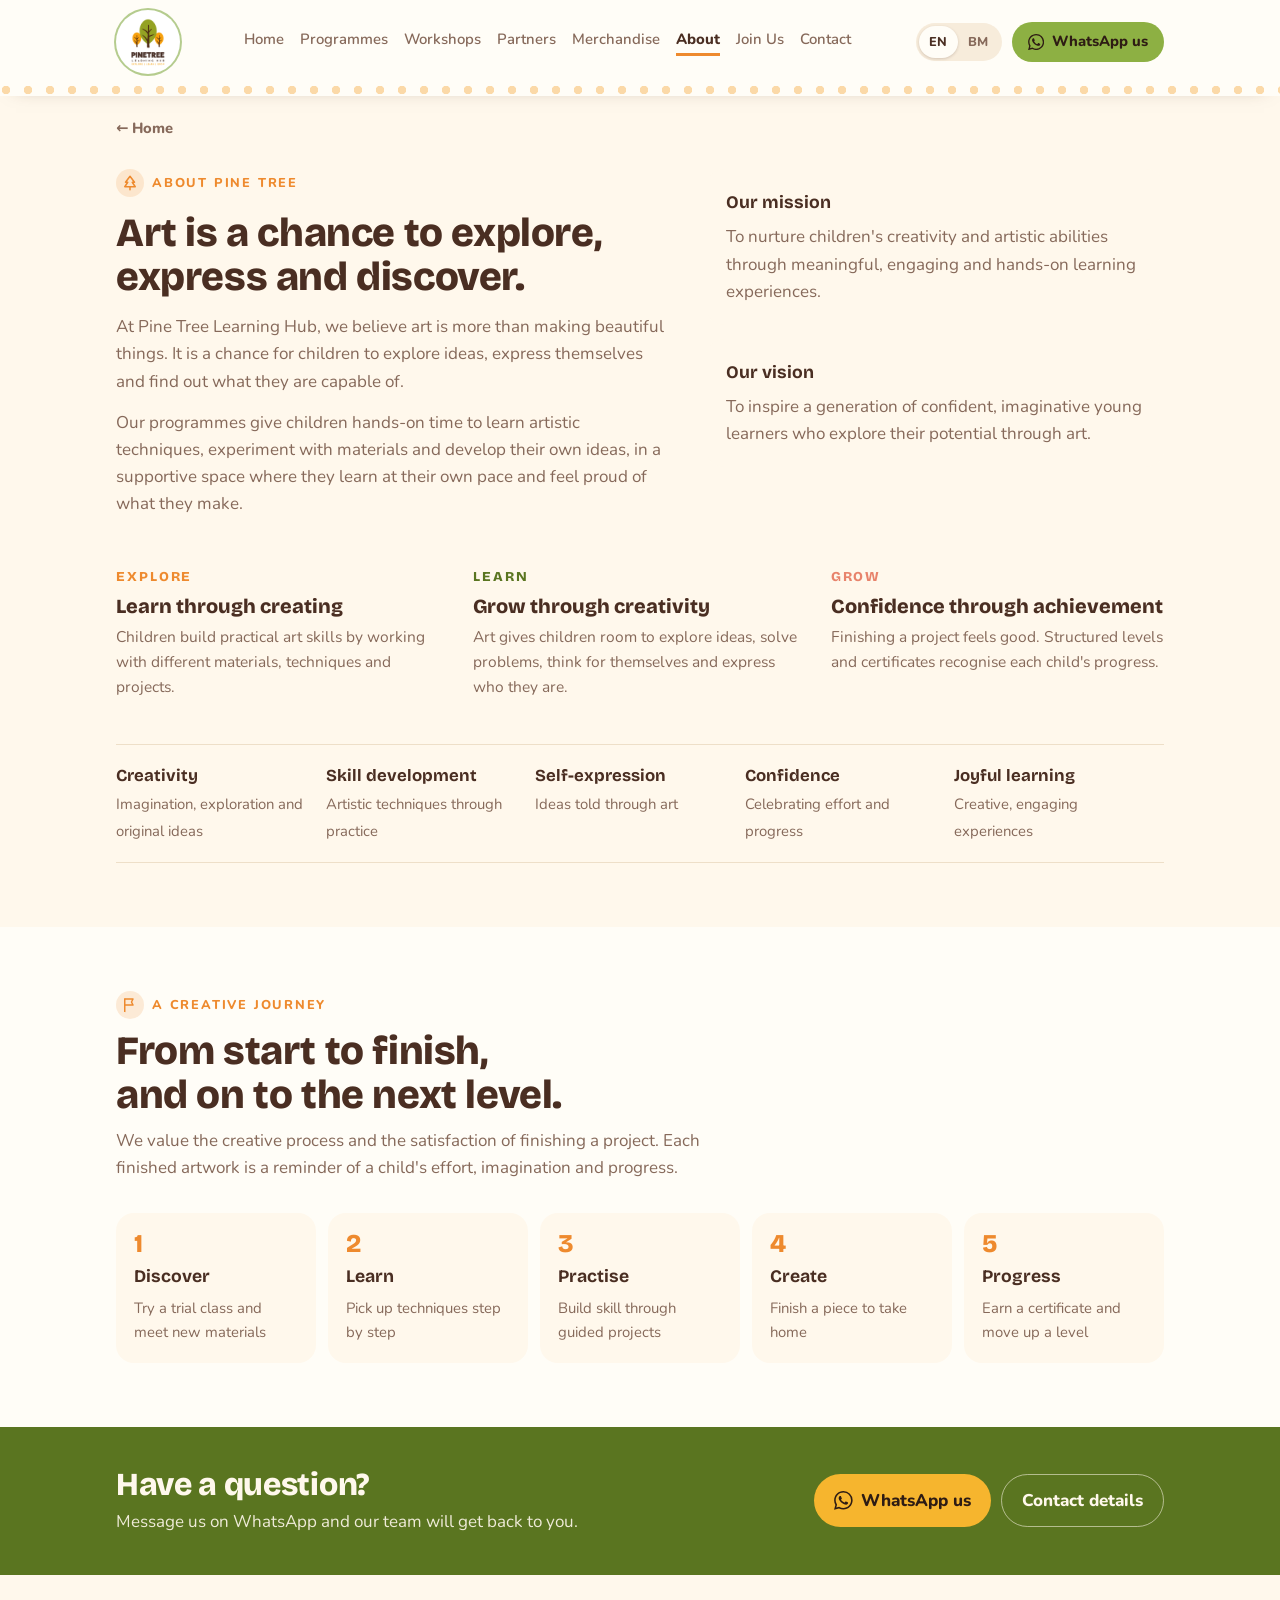
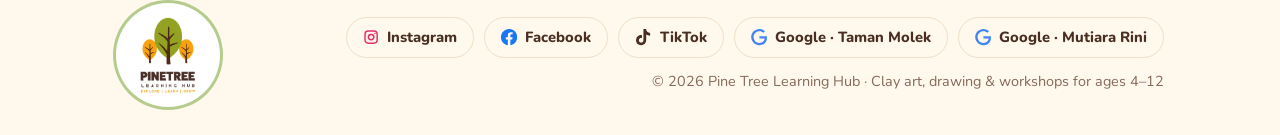
<file: about.html>
<!doctype html>
<html lang="en">
<head>
<meta charset="utf-8">
<meta name="description" content="Pine Tree Learning Hub's mission and step-by-step clay and drawing programmes that build creativity and confidence in children aged 4–12 in Johor Bahru.">
<meta name="viewport" content="width=device-width,initial-scale=1,viewport-fit=cover">
<title>About Pine Tree Learning Hub | Children&apos;s Art School JB</title>
<link rel="preconnect" href="https://fonts.googleapis.com">
<link rel="stylesheet" href="https://fonts.googleapis.com/css2?family=Bricolage+Grotesque:opsz,wght@12..96,600;12..96,800&family=Nunito:wght@400;600;700;800&display=swap">
<meta property="og:type" content="website">
<meta property="og:site_name" content="Pine Tree Learning Hub">
<meta property="og:locale" content="en_MY">
<meta property="og:title" content="About Pine Tree Learning Hub | Children&apos;s Art School JB">
<meta property="og:description" content="Pine Tree Learning Hub's mission and step-by-step clay and drawing programmes that build creativity and confidence in children aged 4–12 in Johor Bahru.">
<meta property="og:url" content="https://pinetreelearninghub.com/about.html">
<meta property="og:image" content="https://pinetreelearninghub.com/images/share-preview-v2.jpg">
<meta property="og:image:width" content="1200">
<meta property="og:image:height" content="630">
<meta property="og:image:alt" content="Pine Tree Learning Hub: children's clay and drawing classes in Johor Bahru">
<meta name="twitter:card" content="summary_large_image">
<link rel="canonical" href="https://pinetreelearninghub.com/about.html">
<link rel="icon" href="favicon.ico?v=2" sizes="any">
<link rel="icon" type="image/png" sizes="32x32" href="favicon-32.png?v=2">
<link rel="icon" type="image/png" sizes="48x48" href="favicon-48.png?v=2">
<link rel="icon" type="image/png" sizes="192x192" href="favicon-192.png?v=2">
<link rel="apple-touch-icon" href="apple-touch-icon.png?v=2">
<link rel="manifest" href="site.webmanifest?v=2">
<meta name="theme-color" content="#5A7520">
<link rel="stylesheet" href="styles.css?v=4">
<script type="application/ld+json">{"@context":"https://schema.org","@graph":[{"@type":["EducationalOrganization","LocalBusiness"],"@id":"https://pinetreelearninghub.com/#organization","name":"Pine Tree Learning Hub","url":"https://pinetreelearninghub.com/","logo":"https://pinetreelearninghub.com/favicon-192.png","image":"https://pinetreelearninghub.com/images/share-preview.jpg","telephone":"+60 11-3660 2096","address":{"@type":"PostalAddress","addressLocality":"Johor Bahru","addressRegion":"Johor","addressCountry":"MY"},"sameAs":["https://www.instagram.com/pinetreelearninghubmy","https://www.tiktok.com/@pinetreelearninghubmy","https://www.facebook.com/pinetreelearninghubmy","https://www.facebook.com/pinetreelearninghubmalaysia"]},{"@type":"BreadcrumbList","itemListElement":[{"@type":"ListItem","position":1,"name":"Home","item":"https://pinetreelearninghub.com/"},{"@type":"ListItem","position":2,"name":"About","item":"https://pinetreelearninghub.com/about.html"}]}]}</script>
</head>
<body data-page="about">
<header>
  <div class="wrap bar">
    <a class="brand" href="index.html" aria-label="Pine Tree Learning Hub, home">
      <span class="logo-card head-round" role="img" aria-label="Pine Tree Learning Hub logo"></span>
    </a>
    <nav class="main" aria-label="Pages">
      <a href="index.html" data-key="home">Home</a>
      <a href="index.html#programmes" data-key="programmes">Programmes</a>
      <a href="index.html#workshops" data-key="workshops">Workshops</a>
      <a href="partners.html" data-key="partners">Partners</a>
      <a href="merchandise.html" data-key="merchandise">Merchandise</a>
      <a href="about.html" data-key="about" class="active" aria-current="page">About</a>
      <a href="grow.html" data-key="grow">Join Us</a>
      <a href="index.html#contact" data-key="contact">Contact</a>
    </nav>
    <div class="hdr-r">
    <div class="lang" role="group" aria-label="Language"><button type="button" data-lang="en" aria-pressed="true">EN</button><button type="button" data-lang="ms" aria-pressed="false">BM</button></div>
    <a class="btn sm" href="https://wa.me/601136602096" target="_blank" rel="noopener"><svg class="ico ico-wa" viewBox="0 0 24 24" aria-hidden="true"><path fill="currentColor" d="M17.47 14.38c-.3-.15-1.76-.87-2.03-.97-.27-.1-.47-.15-.67.15-.2.3-.77.97-.94 1.16-.17.2-.35.22-.64.08-.3-.15-1.26-.46-2.39-1.48-.88-.79-1.48-1.76-1.65-2.06-.17-.3-.02-.46.13-.6.13-.14.3-.35.45-.52.15-.17.2-.3.3-.5.1-.2.05-.37-.03-.52-.07-.15-.67-1.61-.92-2.2-.24-.58-.49-.5-.67-.51h-.57c-.2 0-.52.07-.79.37-.27.3-1.04 1.02-1.04 2.48s1.07 2.88 1.21 3.07c.15.2 2.1 3.2 5.08 4.49.71.3 1.26.49 1.7.63.71.22 1.36.19 1.87.12.57-.09 1.76-.72 2-1.42.25-.69.25-1.29.18-1.41-.08-.13-.28-.2-.57-.35m-5.42 7.4h-.01a9.87 9.87 0 0 1-5.03-1.38l-.36-.21-3.74.98 1-3.65-.24-.37a9.86 9.86 0 0 1-1.51-5.26c0-5.45 4.44-9.88 9.89-9.88 2.64 0 5.12 1.03 6.99 2.9a9.83 9.83 0 0 1 2.89 6.99c0 5.45-4.44 9.88-9.88 9.88m8.41-18.3A11.82 11.82 0 0 0 12.05 0C5.5 0 .16 5.34.16 11.89c0 2.1.55 4.14 1.59 5.95L.06 24l6.3-1.65a11.88 11.88 0 0 0 5.68 1.45h.01c6.55 0 11.89-5.34 11.89-11.89a11.82 11.82 0 0 0-3.48-8.41Z"/></svg>WhatsApp us</a>
    </div>
  </div>
  <div class="subnav">
    <div class="wrap" id="sections-menu" role="navigation" aria-label="Sections">
      <a href="index.html" data-key="home">Home</a>
      <a href="index.html#programmes" data-key="programmes">Programmes</a>
      <a href="index.html#class-info" data-key="class-info">Class Info</a>
      <a href="index.html#workshops" data-key="workshops">Workshops</a>
      <a href="partners.html" data-key="partners">Partners</a>
      <a href="merchandise.html" data-key="merchandise">Merchandise</a>
      <a href="about.html" data-key="about" class="active" aria-current="page">About</a>
      <a href="grow.html" data-key="grow">Join us</a>
      <a href="index.html#contact" data-key="contact">Contact</a>
    </div>
  </div>
  <div class="dots" aria-hidden="true"></div>
</header>

<main id="top">
<div class="crumb wrap"><a href="index.html">&larr; Home</a></div>
  <!-- ABOUT -->
  <section id="about">
    <div class="wrap">
      <div class="about-grid">
        <div class="txt">
          <p class="eyebrow eb"><svg class="eb-ico" viewBox="0 0 24 24" aria-hidden="true" fill="none" stroke="currentColor" stroke-width="2" stroke-linecap="round" stroke-linejoin="round"><path d="M12 3 6 11h3l-4 6h14l-4-6h3z"/><path d="M12 17v4"/></svg><span>About Pine Tree</span></p>
          <h1 class="page-h1">Art is a chance to explore, express and discover.</h1>
          <p>At Pine Tree Learning Hub, we believe art is more than making beautiful things. It is a chance for children to explore ideas, express themselves and find out what they are capable of.</p>
          <p>Our programmes give children hands-on time to learn artistic techniques, experiment with materials and develop their own ideas, in a supportive space where they learn at their own pace and feel proud of what they make.</p>
        </div>
        <div class="mv">
          <div><b>Our mission</b><p>To nurture children's creativity and artistic abilities through meaningful, engaging and hands-on learning experiences.</p></div>
          <div><b>Our vision</b><p>To inspire a generation of confident, imaginative young learners who explore their potential through art.</p></div>
        </div>
      </div>

      <div class="pillars">
        <div class="pillar"><span class="word" style="color:var(--orange)">Explore</span><h3>Learn through creating</h3><p>Children build practical art skills by working with different materials, techniques and projects.</p></div>
        <div class="pillar"><span class="word" style="color:var(--leaf)">Learn</span><h3>Grow through creativity</h3><p>Art gives children room to explore ideas, solve problems, think for themselves and express who they are.</p></div>
        <div class="pillar"><span class="word" style="color:var(--coral)">Grow</span><h3>Confidence through achievement</h3><p>Finishing a project feels good. Structured levels and certificates recognise each child's progress.</p></div>
      </div>

      <div class="values" aria-label="Our learning values">
        <div><b>Creativity</b><span>Imagination, exploration and original ideas</span></div>
        <div><b>Skill development</b><span>Artistic techniques through practice</span></div>
        <div><b>Self-expression</b><span>Ideas told through art</span></div>
        <div><b>Confidence</b><span>Celebrating effort and progress</span></div>
        <div><b>Joyful learning</b><span>Creative, engaging experiences</span></div>
      </div>
    </div>
  </section>

  <!-- JOURNEY -->
  <section class="band" id="journey">
    <div class="wrap">
      <div class="sec-head">
        <p class="eyebrow eb"><svg class="eb-ico" viewBox="0 0 24 24" aria-hidden="true" fill="none" stroke="currentColor" stroke-width="2" stroke-linecap="round" stroke-linejoin="round"><path d="M5 21V4"/><path d="M5 4h11l-2 4 2 4H5"/></svg><span>A creative journey</span></p>
        <h2>From start to finish, and on to the next level.</h2>
        <p>We value the creative process and the satisfaction of finishing a project. Each finished artwork is a reminder of a child's effort, imagination and progress.</p>
      </div>
      <ol class="journey">
        <li><b>Discover</b><span>Try a trial class and meet new materials</span></li>
        <li><b>Learn</b><span>Pick up techniques step by step</span></li>
        <li><b>Practise</b><span>Build skill through guided projects</span></li>
        <li><b>Create</b><span>Finish a piece to take home</span></li>
        <li><b>Progress</b><span>Earn a certificate and move up a level</span></li>
      </ol>
    </div>
  </section>

  <section class="cta-mini">
    <div class="wrap">
      <div class="cta-mini-in">
        <div><h2>Have a question?</h2><p>Message us on WhatsApp and our team will get back to you.</p></div>
        <div class="ctas"><a class="btn light" href="https://wa.me/601136602096" target="_blank" rel="noopener"><svg class="ico ico-wa" viewBox="0 0 24 24" aria-hidden="true"><path fill="currentColor" d="M17.47 14.38c-.3-.15-1.76-.87-2.03-.97-.27-.1-.47-.15-.67.15-.2.3-.77.97-.94 1.16-.17.2-.35.22-.64.08-.3-.15-1.26-.46-2.39-1.48-.88-.79-1.48-1.76-1.65-2.06-.17-.3-.02-.46.13-.6.13-.14.3-.35.45-.52.15-.17.2-.3.3-.5.1-.2.05-.37-.03-.52-.07-.15-.67-1.61-.92-2.2-.24-.58-.49-.5-.67-.51h-.57c-.2 0-.52.07-.79.37-.27.3-1.04 1.02-1.04 2.48s1.07 2.88 1.21 3.07c.15.2 2.1 3.2 5.08 4.49.71.3 1.26.49 1.7.63.71.22 1.36.19 1.87.12.57-.09 1.76-.72 2-1.42.25-.69.25-1.29.18-1.41-.08-.13-.28-.2-.57-.35m-5.42 7.4h-.01a9.87 9.87 0 0 1-5.03-1.38l-.36-.21-3.74.98 1-3.65-.24-.37a9.86 9.86 0 0 1-1.51-5.26c0-5.45 4.44-9.88 9.89-9.88 2.64 0 5.12 1.03 6.99 2.9a9.83 9.83 0 0 1 2.89 6.99c0 5.45-4.44 9.88-9.88 9.88m8.41-18.3A11.82 11.82 0 0 0 12.05 0C5.5 0 .16 5.34.16 11.89c0 2.1.55 4.14 1.59 5.95L.06 24l6.3-1.65a11.88 11.88 0 0 0 5.68 1.45h.01c6.55 0 11.89-5.34 11.89-11.89a11.82 11.82 0 0 0-3.48-8.41Z"/></svg>WhatsApp us</a><a class="btn outline-light" href="index.html#contact">Contact details</a></div>
      </div>
    </div>
  </section>
</main>

<footer>
  <div class="wrap">
    <span class="logo-card foot-round" role="img" aria-label="Pine Tree Learning Hub logo"></span>
    <div class="foot-links">
      <nav class="socials" aria-label="Follow us">
        <a class="btn ghost sm" href="https://www.instagram.com/pinetreelearninghubmy" target="_blank" rel="noopener"><svg class="ico ico-ig" viewBox="0 0 24 24" aria-hidden="true" fill="none" stroke="currentColor" stroke-width="2.2"><rect x="3" y="3" width="18" height="18" rx="5"/><circle cx="12" cy="12" r="4"/><circle cx="17.5" cy="6.5" r="1.1" fill="currentColor" stroke="none"/></svg>Instagram</a>
        <a class="btn ghost sm" href="https://www.facebook.com/pinetreelearninghubmy" target="_blank" rel="noopener"><svg class="ico ico-fb" viewBox="0 0 24 24" aria-hidden="true"><path fill="currentColor" d="M24 12.07C24 5.4 18.63 0 12 0S0 5.4 0 12.07C0 18.1 4.39 23.09 10.13 24v-8.44H7.08v-3.49h3.05V9.43c0-3 1.79-4.67 4.53-4.67 1.31 0 2.69.24 2.69.24v2.95h-1.51c-1.49 0-1.96.93-1.96 1.87v2.25h3.33l-.53 3.49h-2.8V24C19.61 23.09 24 18.1 24 12.07Z"/></svg>Facebook</a>
        <a class="btn ghost sm" href="https://www.tiktok.com/@pinetreelearninghubmy" target="_blank" rel="noopener"><svg class="ico ico-tt" viewBox="0 0 24 24" aria-hidden="true"><path fill="currentColor" d="M12.53.02c1.31-.02 2.61-.01 3.91-.02.08 1.53.63 3.09 1.75 4.17 1.12 1.11 2.7 1.62 4.24 1.79v4.03c-1.44-.05-2.89-.35-4.2-.97-.57-.26-1.1-.59-1.62-.93-.01 2.92.01 5.84-.02 8.75-.08 1.4-.54 2.79-1.35 3.94-1.31 1.92-3.58 3.17-5.91 3.21-1.43.08-2.86-.31-4.08-1.03-2.02-1.19-3.44-3.37-3.65-5.71-.02-.5-.03-1-.01-1.49.18-1.9 1.12-3.72 2.58-4.96 1.66-1.44 3.98-2.13 6.15-1.72.02 1.48-.04 2.96-.04 4.44-.99-.32-2.15-.23-3.02.37-.63.41-1.11 1.04-1.36 1.75-.21.51-.15 1.07-.14 1.61.24 1.64 1.82 3.02 3.5 2.87 1.12-.01 2.19-.66 2.77-1.61.19-.33.4-.67.41-1.06.1-1.79.06-3.57.07-5.36.01-4.03-.01-8.05.02-12.07z"/></svg>TikTok</a>
        <a class="btn ghost sm" href="https://share.google/22U3CTpWmv0Kdsycc" target="_blank" rel="noopener"><svg class="ico ico-g" viewBox="0 0 24 24" aria-hidden="true"><path fill="currentColor" d="M12.48 10.92v3.28h7.84c-.24 1.84-.85 3.19-1.79 4.13-1.15 1.15-2.93 2.4-6.05 2.4-4.83 0-8.6-3.89-8.6-8.72s3.77-8.72 8.6-8.72c2.6 0 4.51 1.03 5.91 2.35l2.31-2.31C18.75 1.44 16.13 0 12.48 0 5.87 0 .31 5.39.31 12s5.56 12 12.17 12c3.57 0 6.27-1.17 8.37-3.36 2.16-2.16 2.84-5.21 2.84-7.67 0-.76-.05-1.47-.17-2.05H12.48Z"/></svg>Google · Taman Molek</a>
        <a class="btn ghost sm" href="https://share.google/lBXb8PNnRusYEvke7" target="_blank" rel="noopener"><svg class="ico ico-g" viewBox="0 0 24 24" aria-hidden="true"><path fill="currentColor" d="M12.48 10.92v3.28h7.84c-.24 1.84-.85 3.19-1.79 4.13-1.15 1.15-2.93 2.4-6.05 2.4-4.83 0-8.6-3.89-8.6-8.72s3.77-8.72 8.6-8.72c2.6 0 4.51 1.03 5.91 2.35l2.31-2.31C18.75 1.44 16.13 0 12.48 0 5.87 0 .31 5.39.31 12s5.56 12 12.17 12c3.57 0 6.27-1.17 8.37-3.36 2.16-2.16 2.84-5.21 2.84-7.67 0-.76-.05-1.47-.17-2.05H12.48Z"/></svg>Google · Mutiara Rini</a>
      </nav>
      <span>© 2026 Pine Tree Learning Hub · Clay art, drawing &amp; workshops for ages 4–12</span>
    </div>
  </div>
</footer>

<script src="app.js?v=4"></script>
</body>
</html>
</file>
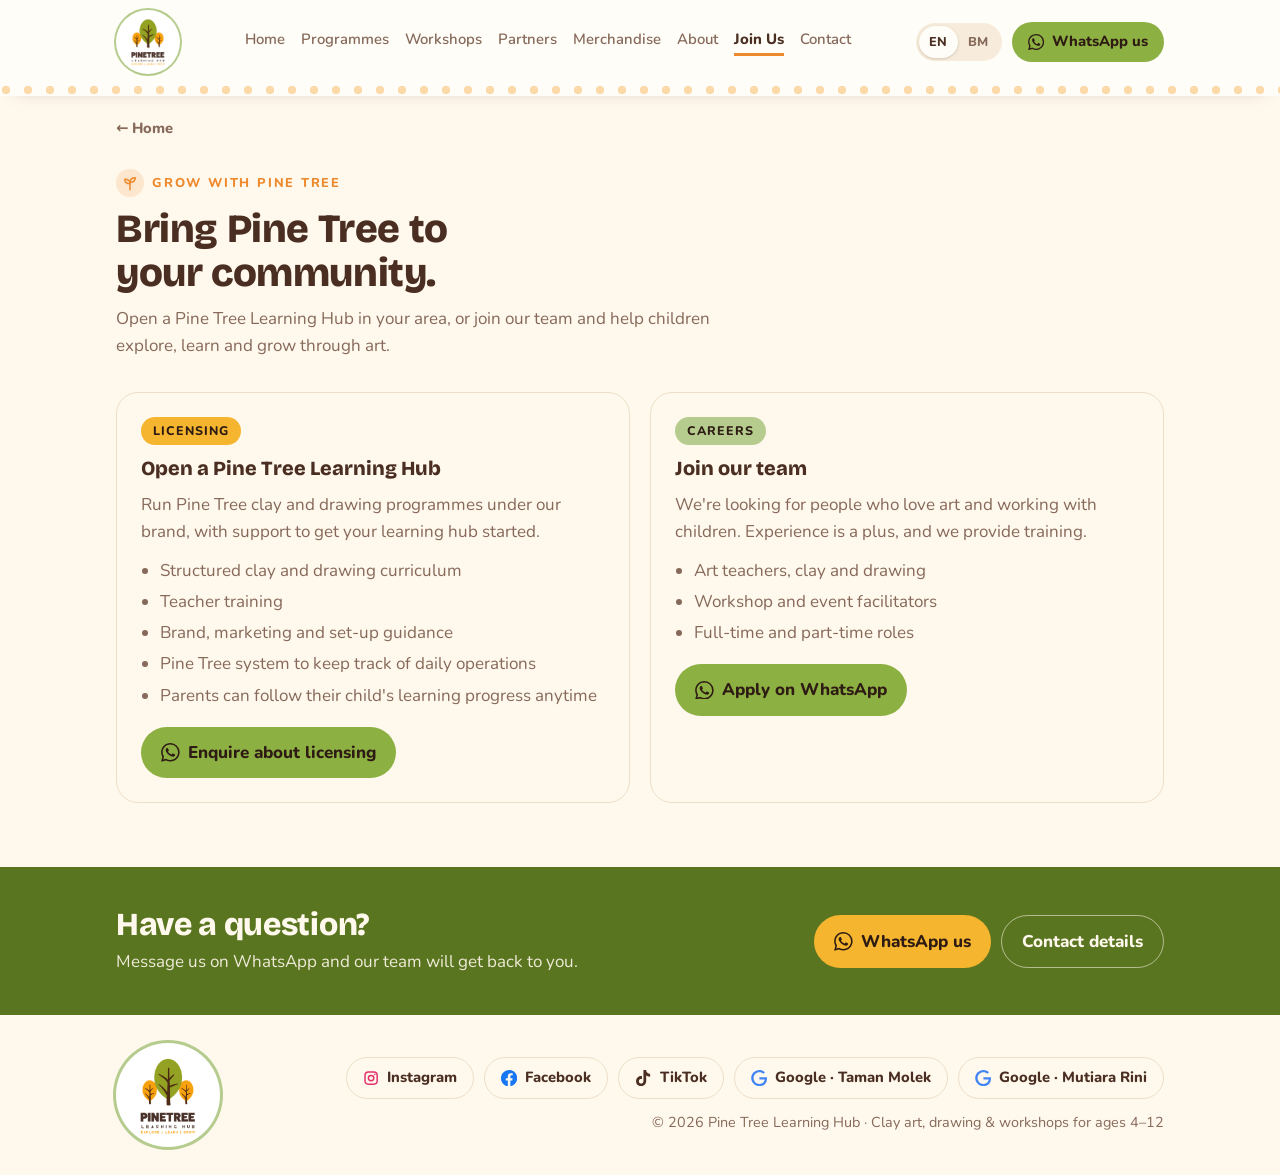
<file: grow.html>
<!doctype html>
<html lang="en">
<head>
<meta charset="utf-8">
<meta name="description" content="Open a Pine Tree Learning Hub with our clay and drawing curriculum, training and support, or join our team as an art teacher in Johor.">
<meta name="viewport" content="width=device-width,initial-scale=1,viewport-fit=cover">
<title>Art Teacher Jobs &amp; Licensing in Johor | Pine Tree</title>
<link rel="preconnect" href="https://fonts.googleapis.com">
<link rel="stylesheet" href="https://fonts.googleapis.com/css2?family=Bricolage+Grotesque:opsz,wght@12..96,600;12..96,800&family=Nunito:wght@400;600;700;800&display=swap">
<meta property="og:type" content="website">
<meta property="og:site_name" content="Pine Tree Learning Hub">
<meta property="og:locale" content="en_MY">
<meta property="og:title" content="Art Teacher Jobs &amp; Licensing in Johor | Pine Tree">
<meta property="og:description" content="Open a Pine Tree Learning Hub with our clay and drawing curriculum, training and support, or join our team as an art teacher in Johor.">
<meta property="og:url" content="https://pinetreelearninghub.com/grow.html">
<meta property="og:image" content="https://pinetreelearninghub.com/images/share-preview-v2.jpg">
<meta property="og:image:width" content="1200">
<meta property="og:image:height" content="630">
<meta property="og:image:alt" content="Pine Tree Learning Hub: children's clay and drawing classes in Johor Bahru">
<meta name="twitter:card" content="summary_large_image">
<link rel="canonical" href="https://pinetreelearninghub.com/grow.html">
<link rel="icon" href="favicon.ico?v=2" sizes="any">
<link rel="icon" type="image/png" sizes="32x32" href="favicon-32.png?v=2">
<link rel="icon" type="image/png" sizes="48x48" href="favicon-48.png?v=2">
<link rel="icon" type="image/png" sizes="192x192" href="favicon-192.png?v=2">
<link rel="apple-touch-icon" href="apple-touch-icon.png?v=2">
<link rel="manifest" href="site.webmanifest?v=2">
<meta name="theme-color" content="#5A7520">
<link rel="stylesheet" href="styles.css?v=4">
<script type="application/ld+json">{"@context":"https://schema.org","@graph":[{"@type":["EducationalOrganization","LocalBusiness"],"@id":"https://pinetreelearninghub.com/#organization","name":"Pine Tree Learning Hub","url":"https://pinetreelearninghub.com/","logo":"https://pinetreelearninghub.com/favicon-192.png","image":"https://pinetreelearninghub.com/images/share-preview.jpg","telephone":"+60 11-3660 2096","address":{"@type":"PostalAddress","addressLocality":"Johor Bahru","addressRegion":"Johor","addressCountry":"MY"},"sameAs":["https://www.instagram.com/pinetreelearninghubmy","https://www.tiktok.com/@pinetreelearninghubmy","https://www.facebook.com/pinetreelearninghubmy","https://www.facebook.com/pinetreelearninghubmalaysia"]},{"@type":"BreadcrumbList","itemListElement":[{"@type":"ListItem","position":1,"name":"Home","item":"https://pinetreelearninghub.com/"},{"@type":"ListItem","position":2,"name":"Join Us","item":"https://pinetreelearninghub.com/grow.html"}]}]}</script>
</head>
<body data-page="grow">
<header>
  <div class="wrap bar">
    <a class="brand" href="index.html" aria-label="Pine Tree Learning Hub, home">
      <span class="logo-card head-round" role="img" aria-label="Pine Tree Learning Hub logo"></span>
    </a>
    <nav class="main" aria-label="Pages">
      <a href="index.html" data-key="home">Home</a>
      <a href="index.html#programmes" data-key="programmes">Programmes</a>
      <a href="index.html#workshops" data-key="workshops">Workshops</a>
      <a href="partners.html" data-key="partners">Partners</a>
      <a href="merchandise.html" data-key="merchandise">Merchandise</a>
      <a href="about.html" data-key="about">About</a>
      <a href="grow.html" data-key="grow" class="active" aria-current="page">Join Us</a>
      <a href="index.html#contact" data-key="contact">Contact</a>
    </nav>
    <div class="hdr-r">
    <div class="lang" role="group" aria-label="Language"><button type="button" data-lang="en" aria-pressed="true">EN</button><button type="button" data-lang="ms" aria-pressed="false">BM</button></div>
    <a class="btn sm" href="https://wa.me/601136602096" target="_blank" rel="noopener"><svg class="ico ico-wa" viewBox="0 0 24 24" aria-hidden="true"><path fill="currentColor" d="M17.47 14.38c-.3-.15-1.76-.87-2.03-.97-.27-.1-.47-.15-.67.15-.2.3-.77.97-.94 1.16-.17.2-.35.22-.64.08-.3-.15-1.26-.46-2.39-1.48-.88-.79-1.48-1.76-1.65-2.06-.17-.3-.02-.46.13-.6.13-.14.3-.35.45-.52.15-.17.2-.3.3-.5.1-.2.05-.37-.03-.52-.07-.15-.67-1.61-.92-2.2-.24-.58-.49-.5-.67-.51h-.57c-.2 0-.52.07-.79.37-.27.3-1.04 1.02-1.04 2.48s1.07 2.88 1.21 3.07c.15.2 2.1 3.2 5.08 4.49.71.3 1.26.49 1.7.63.71.22 1.36.19 1.87.12.57-.09 1.76-.72 2-1.42.25-.69.25-1.29.18-1.41-.08-.13-.28-.2-.57-.35m-5.42 7.4h-.01a9.87 9.87 0 0 1-5.03-1.38l-.36-.21-3.74.98 1-3.65-.24-.37a9.86 9.86 0 0 1-1.51-5.26c0-5.45 4.44-9.88 9.89-9.88 2.64 0 5.12 1.03 6.99 2.9a9.83 9.83 0 0 1 2.89 6.99c0 5.45-4.44 9.88-9.88 9.88m8.41-18.3A11.82 11.82 0 0 0 12.05 0C5.5 0 .16 5.34.16 11.89c0 2.1.55 4.14 1.59 5.95L.06 24l6.3-1.65a11.88 11.88 0 0 0 5.68 1.45h.01c6.55 0 11.89-5.34 11.89-11.89a11.82 11.82 0 0 0-3.48-8.41Z"/></svg>WhatsApp us</a>
    </div>
  </div>
  <div class="subnav">
    <div class="wrap" id="sections-menu" role="navigation" aria-label="Sections">
      <a href="index.html" data-key="home">Home</a>
      <a href="index.html#programmes" data-key="programmes">Programmes</a>
      <a href="index.html#class-info" data-key="class-info">Class Info</a>
      <a href="index.html#workshops" data-key="workshops">Workshops</a>
      <a href="partners.html" data-key="partners">Partners</a>
      <a href="merchandise.html" data-key="merchandise">Merchandise</a>
      <a href="about.html" data-key="about">About</a>
      <a href="grow.html" data-key="grow" class="active" aria-current="page">Join us</a>
      <a href="index.html#contact" data-key="contact">Contact</a>
    </div>
  </div>
  <div class="dots" aria-hidden="true"></div>
</header>

<main id="top">
<div class="crumb wrap"><a href="index.html">&larr; Home</a></div>
  <!-- GROW WITH US -->
  <section id="grow">
    <div class="wrap">
      <div class="sec-head">
        <p class="eyebrow eb"><svg class="eb-ico" viewBox="0 0 24 24" aria-hidden="true" fill="none" stroke="currentColor" stroke-width="2" stroke-linecap="round" stroke-linejoin="round"><path d="M12 21v-8"/><path d="M12 13C12 9 9 7 5 7c0 4 3 6 7 6Z"/><path d="M12 11c0-4 3-6 7-6 0 4-3 6-7 6Z"/></svg><span>Grow with Pine Tree</span></p>
        <h1 class="page-h1">Bring Pine Tree to your community.</h1>
        <p>Open a Pine Tree Learning Hub in your area, or join our team and help children explore, learn and grow through art.</p>
      </div>
      <div class="grow">
        <article class="gcard">
          <span class="gtag" style="background:var(--golden)">Licensing</span>
          <h3>Open a Pine Tree Learning Hub</h3>
          <p>Run Pine Tree clay and drawing programmes under our brand, with support to get your learning hub started.</p>
          <ul>
            <li>Structured clay and drawing curriculum</li>
            <li>Teacher training</li>
            <li>Brand, marketing and set-up guidance</li>
            <li>Pine Tree system to keep track of daily operations</li>
            <li>Parents can follow their child's learning progress anytime</li>
          </ul>
          <a class="btn" href="https://wa.me/601136602096?text=Hi%20Pine%20Tree%2C%20I%20am%20interested%20in%20opening%20a%20Pine%20Tree%20Learning%20Hub.%20Please%20share%20the%20licensing%20details." target="_blank" rel="noopener"><svg class="ico ico-wa" viewBox="0 0 24 24" aria-hidden="true"><path fill="currentColor" d="M17.47 14.38c-.3-.15-1.76-.87-2.03-.97-.27-.1-.47-.15-.67.15-.2.3-.77.97-.94 1.16-.17.2-.35.22-.64.08-.3-.15-1.26-.46-2.39-1.48-.88-.79-1.48-1.76-1.65-2.06-.17-.3-.02-.46.13-.6.13-.14.3-.35.45-.52.15-.17.2-.3.3-.5.1-.2.05-.37-.03-.52-.07-.15-.67-1.61-.92-2.2-.24-.58-.49-.5-.67-.51h-.57c-.2 0-.52.07-.79.37-.27.3-1.04 1.02-1.04 2.48s1.07 2.88 1.21 3.07c.15.2 2.1 3.2 5.08 4.49.71.3 1.26.49 1.7.63.71.22 1.36.19 1.87.12.57-.09 1.76-.72 2-1.42.25-.69.25-1.29.18-1.41-.08-.13-.28-.2-.57-.35m-5.42 7.4h-.01a9.87 9.87 0 0 1-5.03-1.38l-.36-.21-3.74.98 1-3.65-.24-.37a9.86 9.86 0 0 1-1.51-5.26c0-5.45 4.44-9.88 9.89-9.88 2.64 0 5.12 1.03 6.99 2.9a9.83 9.83 0 0 1 2.89 6.99c0 5.45-4.44 9.88-9.88 9.88m8.41-18.3A11.82 11.82 0 0 0 12.05 0C5.5 0 .16 5.34.16 11.89c0 2.1.55 4.14 1.59 5.95L.06 24l6.3-1.65a11.88 11.88 0 0 0 5.68 1.45h.01c6.55 0 11.89-5.34 11.89-11.89a11.82 11.82 0 0 0-3.48-8.41Z"/></svg>Enquire about licensing</a>
        </article>
        <article class="gcard">
          <span class="gtag" style="background:var(--sage)">Careers</span>
          <h3>Join our team</h3>
          <p>We're looking for people who love art and working with children. Experience is a plus, and we provide training.</p>
          <ul>
            <li>Art teachers, clay and drawing</li>
            <li>Workshop and event facilitators</li>
            <li>Full-time and part-time roles</li>
          </ul>
          <a class="btn" href="https://wa.me/601136602096?text=Hi%20Pine%20Tree%2C%20I%20would%20like%20to%20join%20your%20team.%20Here%20is%20a%20little%20about%20me%3A" target="_blank" rel="noopener"><svg class="ico ico-wa" viewBox="0 0 24 24" aria-hidden="true"><path fill="currentColor" d="M17.47 14.38c-.3-.15-1.76-.87-2.03-.97-.27-.1-.47-.15-.67.15-.2.3-.77.97-.94 1.16-.17.2-.35.22-.64.08-.3-.15-1.26-.46-2.39-1.48-.88-.79-1.48-1.76-1.65-2.06-.17-.3-.02-.46.13-.6.13-.14.3-.35.45-.52.15-.17.2-.3.3-.5.1-.2.05-.37-.03-.52-.07-.15-.67-1.61-.92-2.2-.24-.58-.49-.5-.67-.51h-.57c-.2 0-.52.07-.79.37-.27.3-1.04 1.02-1.04 2.48s1.07 2.88 1.21 3.07c.15.2 2.1 3.2 5.08 4.49.71.3 1.26.49 1.7.63.71.22 1.36.19 1.87.12.57-.09 1.76-.72 2-1.42.25-.69.25-1.29.18-1.41-.08-.13-.28-.2-.57-.35m-5.42 7.4h-.01a9.87 9.87 0 0 1-5.03-1.38l-.36-.21-3.74.98 1-3.65-.24-.37a9.86 9.86 0 0 1-1.51-5.26c0-5.45 4.44-9.88 9.89-9.88 2.64 0 5.12 1.03 6.99 2.9a9.83 9.83 0 0 1 2.89 6.99c0 5.45-4.44 9.88-9.88 9.88m8.41-18.3A11.82 11.82 0 0 0 12.05 0C5.5 0 .16 5.34.16 11.89c0 2.1.55 4.14 1.59 5.95L.06 24l6.3-1.65a11.88 11.88 0 0 0 5.68 1.45h.01c6.55 0 11.89-5.34 11.89-11.89a11.82 11.82 0 0 0-3.48-8.41Z"/></svg>Apply on WhatsApp</a>
        </article>
      </div>
    </div>
  </section>

  <section class="cta-mini">
    <div class="wrap">
      <div class="cta-mini-in">
        <div><h2>Have a question?</h2><p>Message us on WhatsApp and our team will get back to you.</p></div>
        <div class="ctas"><a class="btn light" href="https://wa.me/601136602096" target="_blank" rel="noopener"><svg class="ico ico-wa" viewBox="0 0 24 24" aria-hidden="true"><path fill="currentColor" d="M17.47 14.38c-.3-.15-1.76-.87-2.03-.97-.27-.1-.47-.15-.67.15-.2.3-.77.97-.94 1.16-.17.2-.35.22-.64.08-.3-.15-1.26-.46-2.39-1.48-.88-.79-1.48-1.76-1.65-2.06-.17-.3-.02-.46.13-.6.13-.14.3-.35.45-.52.15-.17.2-.3.3-.5.1-.2.05-.37-.03-.52-.07-.15-.67-1.61-.92-2.2-.24-.58-.49-.5-.67-.51h-.57c-.2 0-.52.07-.79.37-.27.3-1.04 1.02-1.04 2.48s1.07 2.88 1.21 3.07c.15.2 2.1 3.2 5.08 4.49.71.3 1.26.49 1.7.63.71.22 1.36.19 1.87.12.57-.09 1.76-.72 2-1.42.25-.69.25-1.29.18-1.41-.08-.13-.28-.2-.57-.35m-5.42 7.4h-.01a9.87 9.87 0 0 1-5.03-1.38l-.36-.21-3.74.98 1-3.65-.24-.37a9.86 9.86 0 0 1-1.51-5.26c0-5.45 4.44-9.88 9.89-9.88 2.64 0 5.12 1.03 6.99 2.9a9.83 9.83 0 0 1 2.89 6.99c0 5.45-4.44 9.88-9.88 9.88m8.41-18.3A11.82 11.82 0 0 0 12.05 0C5.5 0 .16 5.34.16 11.89c0 2.1.55 4.14 1.59 5.95L.06 24l6.3-1.65a11.88 11.88 0 0 0 5.68 1.45h.01c6.55 0 11.89-5.34 11.89-11.89a11.82 11.82 0 0 0-3.48-8.41Z"/></svg>WhatsApp us</a><a class="btn outline-light" href="index.html#contact">Contact details</a></div>
      </div>
    </div>
  </section>
</main>

<footer>
  <div class="wrap">
    <span class="logo-card foot-round" role="img" aria-label="Pine Tree Learning Hub logo"></span>
    <div class="foot-links">
      <nav class="socials" aria-label="Follow us">
        <a class="btn ghost sm" href="https://www.instagram.com/pinetreelearninghubmy" target="_blank" rel="noopener"><svg class="ico ico-ig" viewBox="0 0 24 24" aria-hidden="true" fill="none" stroke="currentColor" stroke-width="2.2"><rect x="3" y="3" width="18" height="18" rx="5"/><circle cx="12" cy="12" r="4"/><circle cx="17.5" cy="6.5" r="1.1" fill="currentColor" stroke="none"/></svg>Instagram</a>
        <a class="btn ghost sm" href="https://www.facebook.com/pinetreelearninghubmy" target="_blank" rel="noopener"><svg class="ico ico-fb" viewBox="0 0 24 24" aria-hidden="true"><path fill="currentColor" d="M24 12.07C24 5.4 18.63 0 12 0S0 5.4 0 12.07C0 18.1 4.39 23.09 10.13 24v-8.44H7.08v-3.49h3.05V9.43c0-3 1.79-4.67 4.53-4.67 1.31 0 2.69.24 2.69.24v2.95h-1.51c-1.49 0-1.96.93-1.96 1.87v2.25h3.33l-.53 3.49h-2.8V24C19.61 23.09 24 18.1 24 12.07Z"/></svg>Facebook</a>
        <a class="btn ghost sm" href="https://www.tiktok.com/@pinetreelearninghubmy" target="_blank" rel="noopener"><svg class="ico ico-tt" viewBox="0 0 24 24" aria-hidden="true"><path fill="currentColor" d="M12.53.02c1.31-.02 2.61-.01 3.91-.02.08 1.53.63 3.09 1.75 4.17 1.12 1.11 2.7 1.62 4.24 1.79v4.03c-1.44-.05-2.89-.35-4.2-.97-.57-.26-1.1-.59-1.62-.93-.01 2.92.01 5.84-.02 8.75-.08 1.4-.54 2.79-1.35 3.94-1.31 1.92-3.58 3.17-5.91 3.21-1.43.08-2.86-.31-4.08-1.03-2.02-1.19-3.44-3.37-3.65-5.71-.02-.5-.03-1-.01-1.49.18-1.9 1.12-3.72 2.58-4.96 1.66-1.44 3.98-2.13 6.15-1.72.02 1.48-.04 2.96-.04 4.44-.99-.32-2.15-.23-3.02.37-.63.41-1.11 1.04-1.36 1.75-.21.51-.15 1.07-.14 1.61.24 1.64 1.82 3.02 3.5 2.87 1.12-.01 2.19-.66 2.77-1.61.19-.33.4-.67.41-1.06.1-1.79.06-3.57.07-5.36.01-4.03-.01-8.05.02-12.07z"/></svg>TikTok</a>
        <a class="btn ghost sm" href="https://share.google/22U3CTpWmv0Kdsycc" target="_blank" rel="noopener"><svg class="ico ico-g" viewBox="0 0 24 24" aria-hidden="true"><path fill="currentColor" d="M12.48 10.92v3.28h7.84c-.24 1.84-.85 3.19-1.79 4.13-1.15 1.15-2.93 2.4-6.05 2.4-4.83 0-8.6-3.89-8.6-8.72s3.77-8.72 8.6-8.72c2.6 0 4.51 1.03 5.91 2.35l2.31-2.31C18.75 1.44 16.13 0 12.48 0 5.87 0 .31 5.39.31 12s5.56 12 12.17 12c3.57 0 6.27-1.17 8.37-3.36 2.16-2.16 2.84-5.21 2.84-7.67 0-.76-.05-1.47-.17-2.05H12.48Z"/></svg>Google · Taman Molek</a>
        <a class="btn ghost sm" href="https://share.google/lBXb8PNnRusYEvke7" target="_blank" rel="noopener"><svg class="ico ico-g" viewBox="0 0 24 24" aria-hidden="true"><path fill="currentColor" d="M12.48 10.92v3.28h7.84c-.24 1.84-.85 3.19-1.79 4.13-1.15 1.15-2.93 2.4-6.05 2.4-4.83 0-8.6-3.89-8.6-8.72s3.77-8.72 8.6-8.72c2.6 0 4.51 1.03 5.91 2.35l2.31-2.31C18.75 1.44 16.13 0 12.48 0 5.87 0 .31 5.39.31 12s5.56 12 12.17 12c3.57 0 6.27-1.17 8.37-3.36 2.16-2.16 2.84-5.21 2.84-7.67 0-.76-.05-1.47-.17-2.05H12.48Z"/></svg>Google · Mutiara Rini</a>
      </nav>
      <span>© 2026 Pine Tree Learning Hub · Clay art, drawing &amp; workshops for ages 4–12</span>
    </div>
  </div>
</footer>

<script src="app.js?v=4"></script>
</body>
</html>
</file>
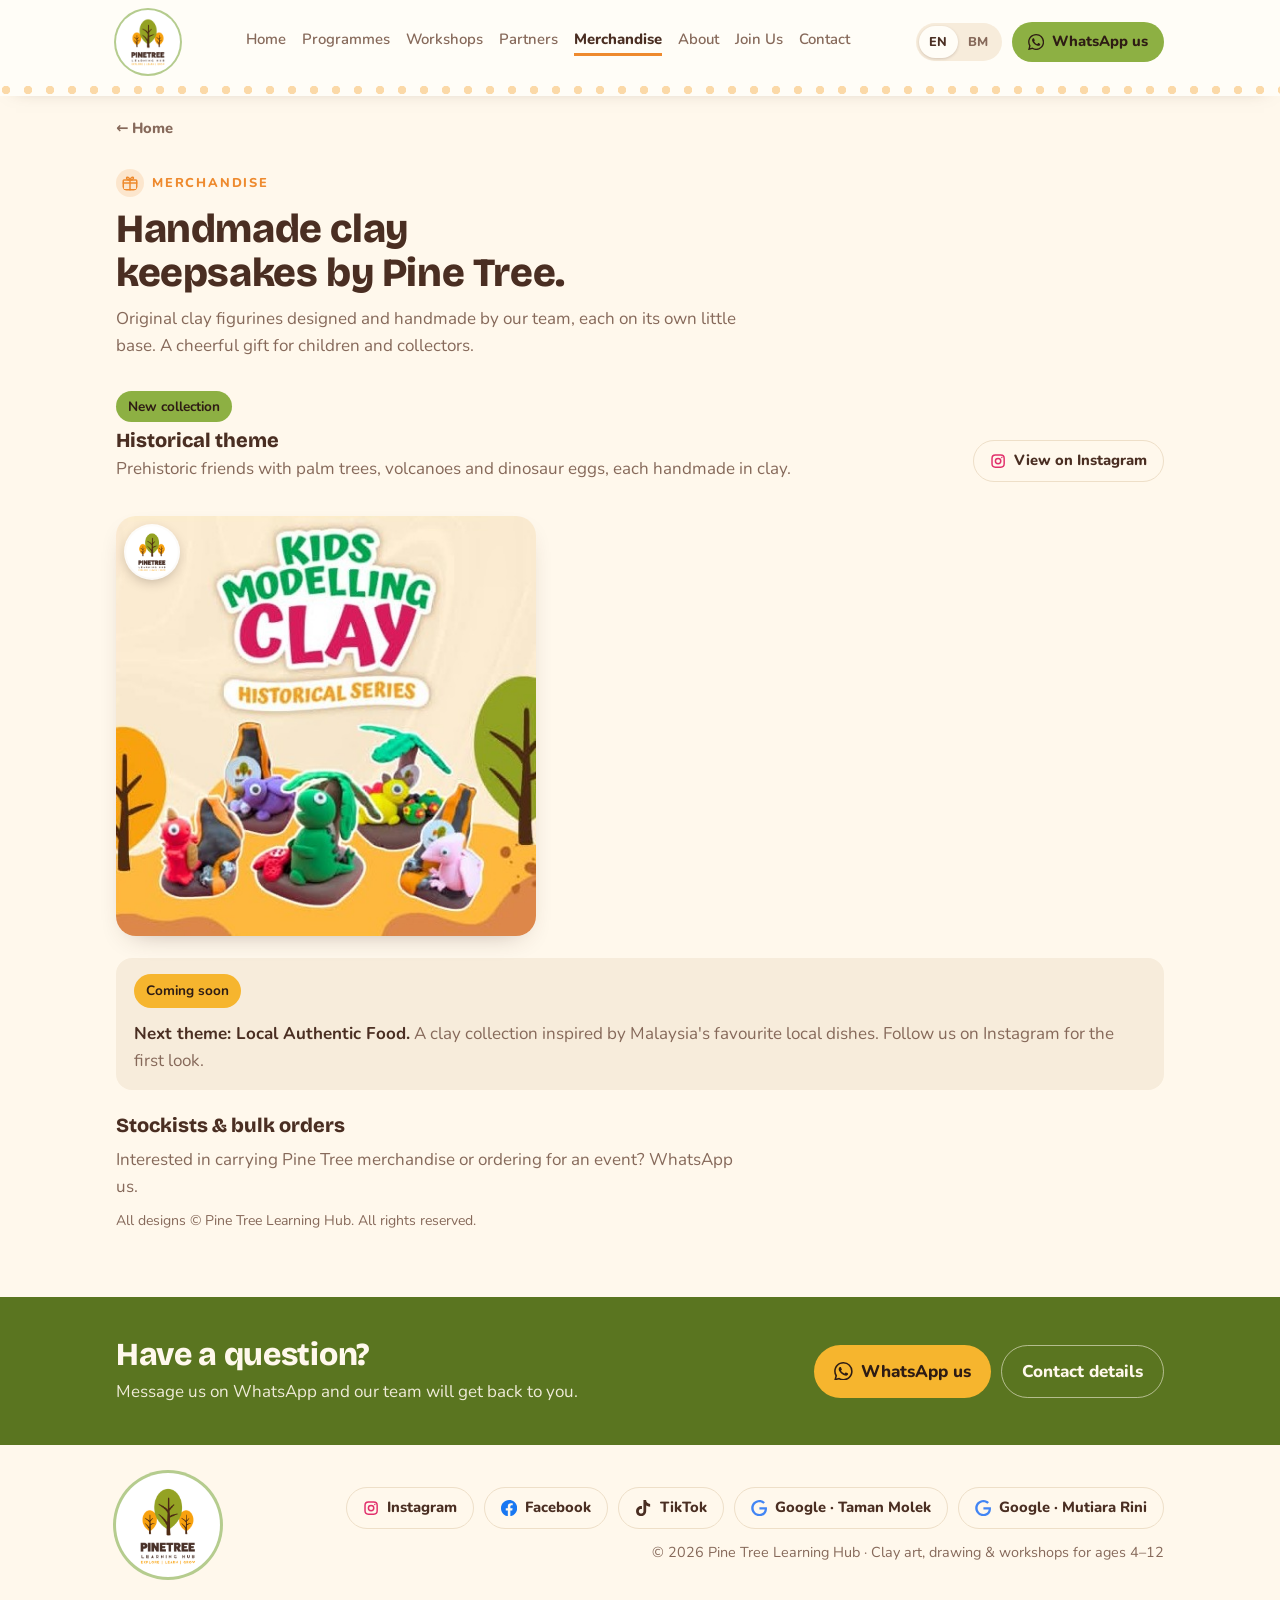
<file: merchandise.html>
<!doctype html>
<html lang="en">
<head>
<meta charset="utf-8">
<meta name="description" content="Handmade clay figurines and Kids Modelling Clay by Pine Tree Learning Hub, Johor Bahru. See the Historical Series; stockists and bulk orders welcome.">
<meta name="viewport" content="width=device-width,initial-scale=1,viewport-fit=cover">
<title>Kids Modelling Clay &amp; Clay Keepsakes | Pine Tree</title>
<link rel="preconnect" href="https://fonts.googleapis.com">
<link rel="stylesheet" href="https://fonts.googleapis.com/css2?family=Bricolage+Grotesque:opsz,wght@12..96,600;12..96,800&family=Nunito:wght@400;600;700;800&display=swap">
<meta property="og:type" content="website">
<meta property="og:site_name" content="Pine Tree Learning Hub">
<meta property="og:locale" content="en_MY">
<meta property="og:title" content="Kids Modelling Clay &amp; Clay Keepsakes | Pine Tree">
<meta property="og:description" content="Handmade clay figurines and Kids Modelling Clay by Pine Tree Learning Hub, Johor Bahru. See the Historical Series; stockists and bulk orders welcome.">
<meta property="og:url" content="https://pinetreelearninghub.com/merchandise.html">
<meta property="og:image" content="https://pinetreelearninghub.com/images/share-preview-v2.jpg">
<meta property="og:image:width" content="1200">
<meta property="og:image:height" content="630">
<meta property="og:image:alt" content="Pine Tree Learning Hub: children's clay and drawing classes in Johor Bahru">
<meta name="twitter:card" content="summary_large_image">
<link rel="canonical" href="https://pinetreelearninghub.com/merchandise.html">
<link rel="icon" href="favicon.ico?v=2" sizes="any">
<link rel="icon" type="image/png" sizes="32x32" href="favicon-32.png?v=2">
<link rel="icon" type="image/png" sizes="48x48" href="favicon-48.png?v=2">
<link rel="icon" type="image/png" sizes="192x192" href="favicon-192.png?v=2">
<link rel="apple-touch-icon" href="apple-touch-icon.png?v=2">
<link rel="manifest" href="site.webmanifest?v=2">
<meta name="theme-color" content="#5A7520">
<link rel="stylesheet" href="styles.css?v=4">
<script type="application/ld+json">{"@context":"https://schema.org","@graph":[{"@type":["EducationalOrganization","LocalBusiness"],"@id":"https://pinetreelearninghub.com/#organization","name":"Pine Tree Learning Hub","url":"https://pinetreelearninghub.com/","logo":"https://pinetreelearninghub.com/favicon-192.png","image":"https://pinetreelearninghub.com/images/share-preview.jpg","telephone":"+60 11-3660 2096","address":{"@type":"PostalAddress","addressLocality":"Johor Bahru","addressRegion":"Johor","addressCountry":"MY"},"sameAs":["https://www.instagram.com/pinetreelearninghubmy","https://www.tiktok.com/@pinetreelearninghubmy","https://www.facebook.com/pinetreelearninghubmy","https://www.facebook.com/pinetreelearninghubmalaysia"]},{"@type":"BreadcrumbList","itemListElement":[{"@type":"ListItem","position":1,"name":"Home","item":"https://pinetreelearninghub.com/"},{"@type":"ListItem","position":2,"name":"Merchandise","item":"https://pinetreelearninghub.com/merchandise.html"}]}]}</script>
</head>
<body data-page="merchandise">
<header>
  <div class="wrap bar">
    <a class="brand" href="index.html" aria-label="Pine Tree Learning Hub, home">
      <span class="logo-card head-round" role="img" aria-label="Pine Tree Learning Hub logo"></span>
    </a>
    <nav class="main" aria-label="Pages">
      <a href="index.html" data-key="home">Home</a>
      <a href="index.html#programmes" data-key="programmes">Programmes</a>
      <a href="index.html#workshops" data-key="workshops">Workshops</a>
      <a href="partners.html" data-key="partners">Partners</a>
      <a href="merchandise.html" data-key="merchandise" class="active" aria-current="page">Merchandise</a>
      <a href="about.html" data-key="about">About</a>
      <a href="grow.html" data-key="grow">Join Us</a>
      <a href="index.html#contact" data-key="contact">Contact</a>
    </nav>
    <div class="hdr-r">
    <div class="lang" role="group" aria-label="Language"><button type="button" data-lang="en" aria-pressed="true">EN</button><button type="button" data-lang="ms" aria-pressed="false">BM</button></div>
    <a class="btn sm" href="https://wa.me/601136602096" target="_blank" rel="noopener"><svg class="ico ico-wa" viewBox="0 0 24 24" aria-hidden="true"><path fill="currentColor" d="M17.47 14.38c-.3-.15-1.76-.87-2.03-.97-.27-.1-.47-.15-.67.15-.2.3-.77.97-.94 1.16-.17.2-.35.22-.64.08-.3-.15-1.26-.46-2.39-1.48-.88-.79-1.48-1.76-1.65-2.06-.17-.3-.02-.46.13-.6.13-.14.3-.35.45-.52.15-.17.2-.3.3-.5.1-.2.05-.37-.03-.52-.07-.15-.67-1.61-.92-2.2-.24-.58-.49-.5-.67-.51h-.57c-.2 0-.52.07-.79.37-.27.3-1.04 1.02-1.04 2.48s1.07 2.88 1.21 3.07c.15.2 2.1 3.2 5.08 4.49.71.3 1.26.49 1.7.63.71.22 1.36.19 1.87.12.57-.09 1.76-.72 2-1.42.25-.69.25-1.29.18-1.41-.08-.13-.28-.2-.57-.35m-5.42 7.4h-.01a9.87 9.87 0 0 1-5.03-1.38l-.36-.21-3.74.98 1-3.65-.24-.37a9.86 9.86 0 0 1-1.51-5.26c0-5.45 4.44-9.88 9.89-9.88 2.64 0 5.12 1.03 6.99 2.9a9.83 9.83 0 0 1 2.89 6.99c0 5.45-4.44 9.88-9.88 9.88m8.41-18.3A11.82 11.82 0 0 0 12.05 0C5.5 0 .16 5.34.16 11.89c0 2.1.55 4.14 1.59 5.95L.06 24l6.3-1.65a11.88 11.88 0 0 0 5.68 1.45h.01c6.55 0 11.89-5.34 11.89-11.89a11.82 11.82 0 0 0-3.48-8.41Z"/></svg>WhatsApp us</a>
    </div>
  </div>
  <div class="subnav">
    <div class="wrap" id="sections-menu" role="navigation" aria-label="Sections">
      <a href="index.html" data-key="home">Home</a>
      <a href="index.html#programmes" data-key="programmes">Programmes</a>
      <a href="index.html#class-info" data-key="class-info">Class Info</a>
      <a href="index.html#workshops" data-key="workshops">Workshops</a>
      <a href="partners.html" data-key="partners">Partners</a>
      <a href="merchandise.html" data-key="merchandise" class="active" aria-current="page">Merchandise</a>
      <a href="about.html" data-key="about">About</a>
      <a href="grow.html" data-key="grow">Join us</a>
      <a href="index.html#contact" data-key="contact">Contact</a>
    </div>
  </div>
  <div class="dots" aria-hidden="true"></div>
</header>

<main id="top">
<div class="crumb wrap"><a href="index.html">&larr; Home</a></div>
  <!-- MERCHANDISE -->
  <section id="merchandise">
    <div class="wrap">
      <div class="sec-head">
        <p class="eyebrow eb"><svg class="eb-ico" viewBox="0 0 24 24" aria-hidden="true" fill="none" stroke="currentColor" stroke-width="2" stroke-linecap="round" stroke-linejoin="round"><rect x="3" y="8" width="18" height="13" rx="1"/><path d="M12 8v13M3 12h18"/><path d="M12 8C9 8 7 6.5 7.5 5S11 4 12 8Zm0 0c3 0 5-1.5 4.5-3S13 4 12 8Z"/></svg><span>Merchandise</span></p>
        <h1 class="page-h1">Handmade clay keepsakes by Pine Tree.</h1>
        <p>Original clay figurines designed and handmade by our team, each on its own little base. A cheerful gift for children and collectors.</p>
      </div>
      <div class="coll">
        <div class="coll-head">
          <div><span class="chip tag-now">New collection</span><h3 style="margin-top:10px">Historical theme</h3><p class="muted" style="margin:4px 0 0">Prehistoric friends with palm trees, volcanoes and dinosaur eggs, each handmade in clay.</p></div>
          <a class="btn ghost sm" href="https://www.instagram.com/p/DIGJQObBYy7/" target="_blank" rel="noopener"><svg class="ico ico-ig" viewBox="0 0 24 24" aria-hidden="true" fill="none" stroke="currentColor" stroke-width="2.2"><rect x="3" y="3" width="18" height="18" rx="5"/><circle cx="12" cy="12" r="4"/><circle cx="17.5" cy="6.5" r="1.1" fill="currentColor" stroke="none"/></svg>View on Instagram</a>
        </div>
        <figure class="coll-ph"><span class="logo-card ph-logo" aria-hidden="true"></span><img src="images/historical-series-clay-v2.jpg" width="452" height="452" loading="lazy" alt="Kids Modelling Clay Historical Series: handmade clay dinosaurs with volcanoes, palm trees and eggs"></figure>
      </div>
      <div class="soon"><span class="chip tag-soon">Coming soon</span><p><b style="color:var(--ink)">Next theme: Local Authentic Food.</b> A clay collection inspired by Malaysia's favourite local dishes. Follow us on Instagram for the first look.</p></div>
      <div class="merch-info">
        <div>
          <h3>Stockists &amp; bulk orders</h3>
          <p class="muted" style="margin-top:10px">Interested in carrying Pine Tree merchandise or ordering for an event? WhatsApp us.</p>
          <p class="note" style="margin-top:10px">All designs © Pine Tree Learning Hub. All rights reserved.</p>
        </div>
      </div>
    </div>
  </section>

  <section class="cta-mini">
    <div class="wrap">
      <div class="cta-mini-in">
        <div><h2>Have a question?</h2><p>Message us on WhatsApp and our team will get back to you.</p></div>
        <div class="ctas"><a class="btn light" href="https://wa.me/601136602096" target="_blank" rel="noopener"><svg class="ico ico-wa" viewBox="0 0 24 24" aria-hidden="true"><path fill="currentColor" d="M17.47 14.38c-.3-.15-1.76-.87-2.03-.97-.27-.1-.47-.15-.67.15-.2.3-.77.97-.94 1.16-.17.2-.35.22-.64.08-.3-.15-1.26-.46-2.39-1.48-.88-.79-1.48-1.76-1.65-2.06-.17-.3-.02-.46.13-.6.13-.14.3-.35.45-.52.15-.17.2-.3.3-.5.1-.2.05-.37-.03-.52-.07-.15-.67-1.61-.92-2.2-.24-.58-.49-.5-.67-.51h-.57c-.2 0-.52.07-.79.37-.27.3-1.04 1.02-1.04 2.48s1.07 2.88 1.21 3.07c.15.2 2.1 3.2 5.08 4.49.71.3 1.26.49 1.7.63.71.22 1.36.19 1.87.12.57-.09 1.76-.72 2-1.42.25-.69.25-1.29.18-1.41-.08-.13-.28-.2-.57-.35m-5.42 7.4h-.01a9.87 9.87 0 0 1-5.03-1.38l-.36-.21-3.74.98 1-3.65-.24-.37a9.86 9.86 0 0 1-1.51-5.26c0-5.45 4.44-9.88 9.89-9.88 2.64 0 5.12 1.03 6.99 2.9a9.83 9.83 0 0 1 2.89 6.99c0 5.45-4.44 9.88-9.88 9.88m8.41-18.3A11.82 11.82 0 0 0 12.05 0C5.5 0 .16 5.34.16 11.89c0 2.1.55 4.14 1.59 5.95L.06 24l6.3-1.65a11.88 11.88 0 0 0 5.68 1.45h.01c6.55 0 11.89-5.34 11.89-11.89a11.82 11.82 0 0 0-3.48-8.41Z"/></svg>WhatsApp us</a><a class="btn outline-light" href="index.html#contact">Contact details</a></div>
      </div>
    </div>
  </section>
</main>

<footer>
  <div class="wrap">
    <span class="logo-card foot-round" role="img" aria-label="Pine Tree Learning Hub logo"></span>
    <div class="foot-links">
      <nav class="socials" aria-label="Follow us">
        <a class="btn ghost sm" href="https://www.instagram.com/pinetreelearninghubmy" target="_blank" rel="noopener"><svg class="ico ico-ig" viewBox="0 0 24 24" aria-hidden="true" fill="none" stroke="currentColor" stroke-width="2.2"><rect x="3" y="3" width="18" height="18" rx="5"/><circle cx="12" cy="12" r="4"/><circle cx="17.5" cy="6.5" r="1.1" fill="currentColor" stroke="none"/></svg>Instagram</a>
        <a class="btn ghost sm" href="https://www.facebook.com/pinetreelearninghubmy" target="_blank" rel="noopener"><svg class="ico ico-fb" viewBox="0 0 24 24" aria-hidden="true"><path fill="currentColor" d="M24 12.07C24 5.4 18.63 0 12 0S0 5.4 0 12.07C0 18.1 4.39 23.09 10.13 24v-8.44H7.08v-3.49h3.05V9.43c0-3 1.79-4.67 4.53-4.67 1.31 0 2.69.24 2.69.24v2.95h-1.51c-1.49 0-1.96.93-1.96 1.87v2.25h3.33l-.53 3.49h-2.8V24C19.61 23.09 24 18.1 24 12.07Z"/></svg>Facebook</a>
        <a class="btn ghost sm" href="https://www.tiktok.com/@pinetreelearninghubmy" target="_blank" rel="noopener"><svg class="ico ico-tt" viewBox="0 0 24 24" aria-hidden="true"><path fill="currentColor" d="M12.53.02c1.31-.02 2.61-.01 3.91-.02.08 1.53.63 3.09 1.75 4.17 1.12 1.11 2.7 1.62 4.24 1.79v4.03c-1.44-.05-2.89-.35-4.2-.97-.57-.26-1.1-.59-1.62-.93-.01 2.92.01 5.84-.02 8.75-.08 1.4-.54 2.79-1.35 3.94-1.31 1.92-3.58 3.17-5.91 3.21-1.43.08-2.86-.31-4.08-1.03-2.02-1.19-3.44-3.37-3.65-5.71-.02-.5-.03-1-.01-1.49.18-1.9 1.12-3.72 2.58-4.96 1.66-1.44 3.98-2.13 6.15-1.72.02 1.48-.04 2.96-.04 4.44-.99-.32-2.15-.23-3.02.37-.63.41-1.11 1.04-1.36 1.75-.21.51-.15 1.07-.14 1.61.24 1.64 1.82 3.02 3.5 2.87 1.12-.01 2.19-.66 2.77-1.61.19-.33.4-.67.41-1.06.1-1.79.06-3.57.07-5.36.01-4.03-.01-8.05.02-12.07z"/></svg>TikTok</a>
        <a class="btn ghost sm" href="https://share.google/22U3CTpWmv0Kdsycc" target="_blank" rel="noopener"><svg class="ico ico-g" viewBox="0 0 24 24" aria-hidden="true"><path fill="currentColor" d="M12.48 10.92v3.28h7.84c-.24 1.84-.85 3.19-1.79 4.13-1.15 1.15-2.93 2.4-6.05 2.4-4.83 0-8.6-3.89-8.6-8.72s3.77-8.72 8.6-8.72c2.6 0 4.51 1.03 5.91 2.35l2.31-2.31C18.75 1.44 16.13 0 12.48 0 5.87 0 .31 5.39.31 12s5.56 12 12.17 12c3.57 0 6.27-1.17 8.37-3.36 2.16-2.16 2.84-5.21 2.84-7.67 0-.76-.05-1.47-.17-2.05H12.48Z"/></svg>Google · Taman Molek</a>
        <a class="btn ghost sm" href="https://share.google/lBXb8PNnRusYEvke7" target="_blank" rel="noopener"><svg class="ico ico-g" viewBox="0 0 24 24" aria-hidden="true"><path fill="currentColor" d="M12.48 10.92v3.28h7.84c-.24 1.84-.85 3.19-1.79 4.13-1.15 1.15-2.93 2.4-6.05 2.4-4.83 0-8.6-3.89-8.6-8.72s3.77-8.72 8.6-8.72c2.6 0 4.51 1.03 5.91 2.35l2.31-2.31C18.75 1.44 16.13 0 12.48 0 5.87 0 .31 5.39.31 12s5.56 12 12.17 12c3.57 0 6.27-1.17 8.37-3.36 2.16-2.16 2.84-5.21 2.84-7.67 0-.76-.05-1.47-.17-2.05H12.48Z"/></svg>Google · Mutiara Rini</a>
      </nav>
      <span>© 2026 Pine Tree Learning Hub · Clay art, drawing &amp; workshops for ages 4–12</span>
    </div>
  </div>
</footer>

<script src="app.js?v=4"></script>
</body>
</html>
</file>
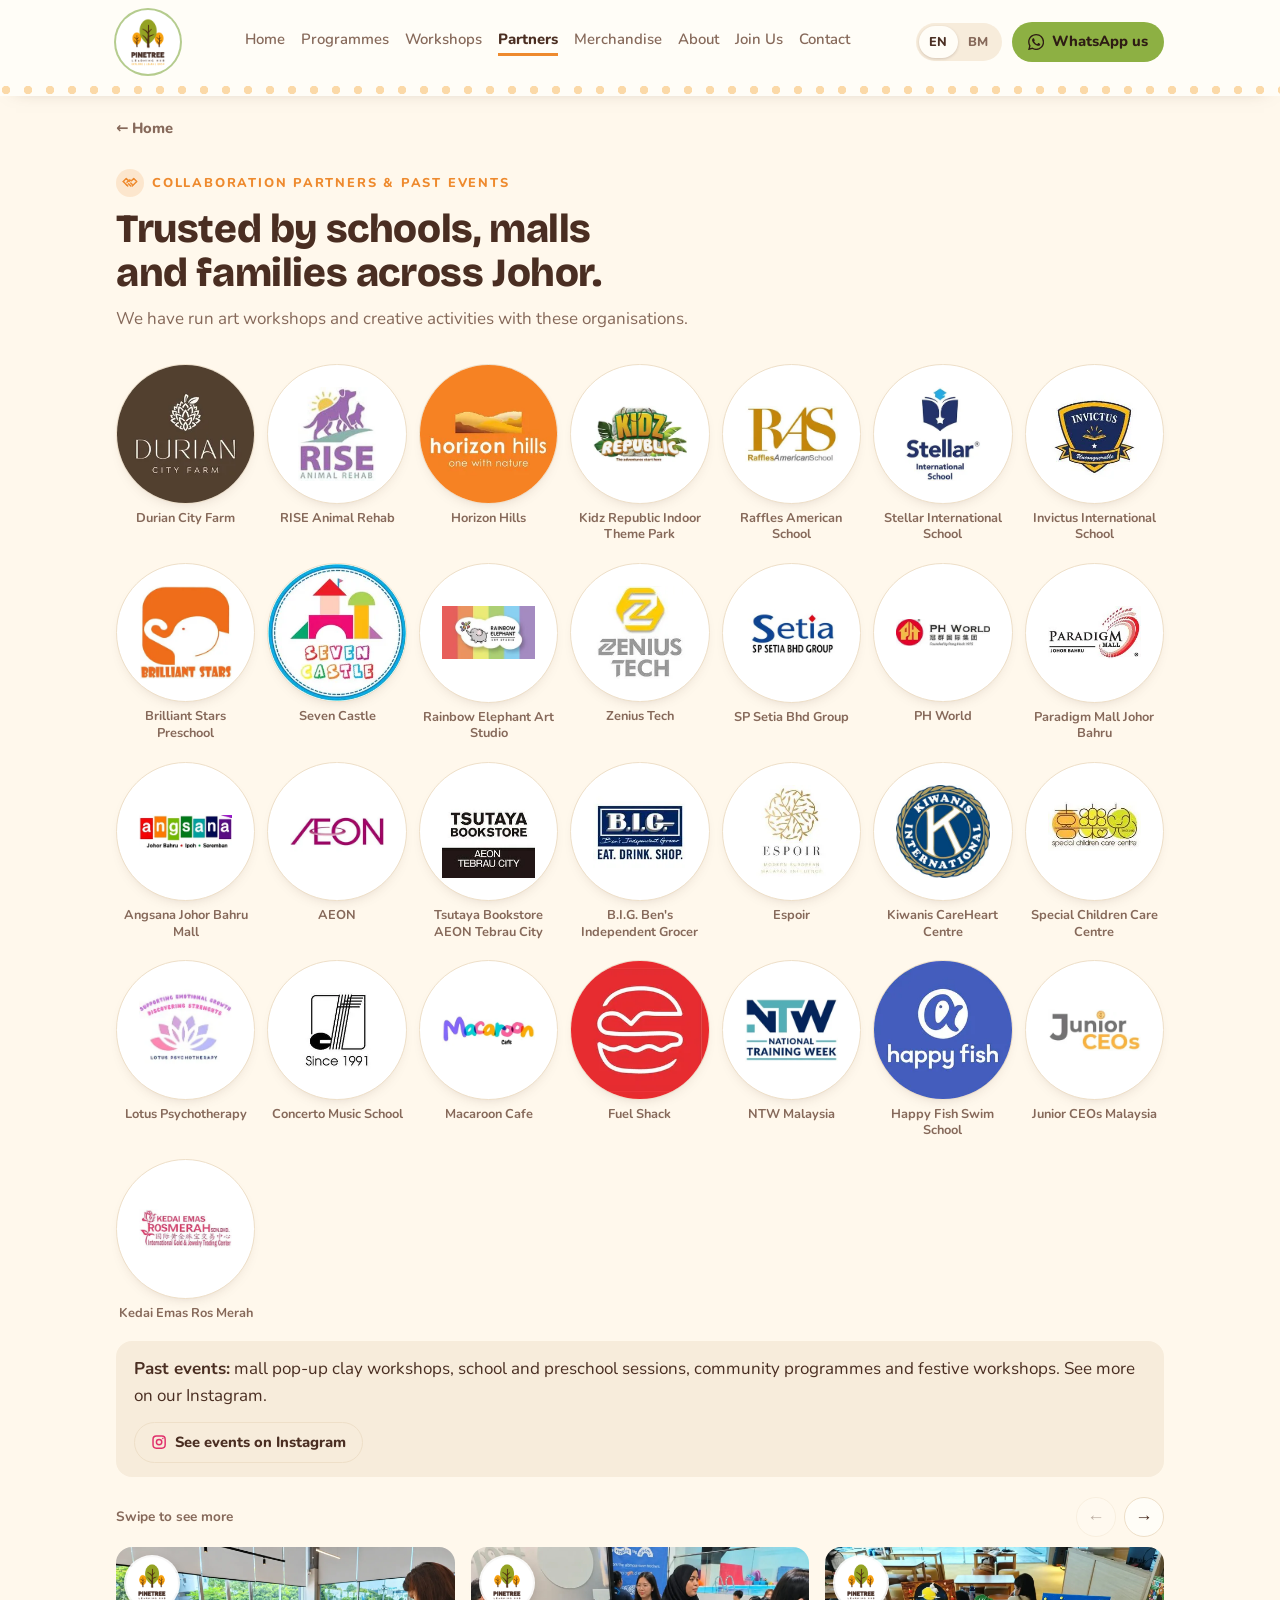
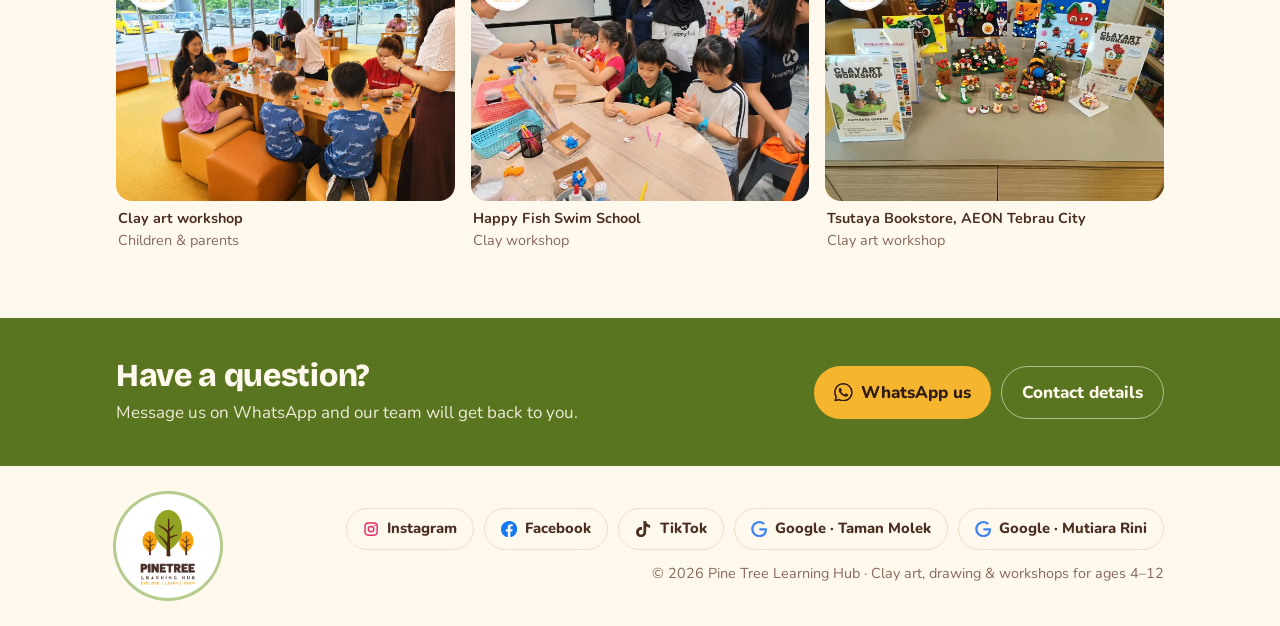
<file: partners.html>
<!doctype html>
<html lang="en">
<head>
<meta charset="utf-8">
<meta name="description" content="Clay and craft workshops with 29 schools, malls and organisations across Johor, including AEON, Tsutaya and Paradigm Mall. See past event photos.">
<meta name="viewport" content="width=device-width,initial-scale=1,viewport-fit=cover">
<title>Children&apos;s Art Workshops &amp; Partners in Johor | Pine Tree</title>
<link rel="preconnect" href="https://fonts.googleapis.com">
<link rel="stylesheet" href="https://fonts.googleapis.com/css2?family=Bricolage+Grotesque:opsz,wght@12..96,600;12..96,800&family=Nunito:wght@400;600;700;800&display=swap">
<meta property="og:type" content="website">
<meta property="og:site_name" content="Pine Tree Learning Hub">
<meta property="og:locale" content="en_MY">
<meta property="og:title" content="Children&apos;s Art Workshops &amp; Partners in Johor | Pine Tree">
<meta property="og:description" content="Clay and craft workshops with 29 schools, malls and organisations across Johor, including AEON, Tsutaya and Paradigm Mall. See past event photos.">
<meta property="og:url" content="https://pinetreelearninghub.com/partners.html">
<meta property="og:image" content="https://pinetreelearninghub.com/images/share-preview-v2.jpg">
<meta property="og:image:width" content="1200">
<meta property="og:image:height" content="630">
<meta property="og:image:alt" content="Pine Tree Learning Hub: children's clay and drawing classes in Johor Bahru">
<meta name="twitter:card" content="summary_large_image">
<link rel="canonical" href="https://pinetreelearninghub.com/partners.html">
<link rel="icon" href="favicon.ico?v=2" sizes="any">
<link rel="icon" type="image/png" sizes="32x32" href="favicon-32.png?v=2">
<link rel="icon" type="image/png" sizes="48x48" href="favicon-48.png?v=2">
<link rel="icon" type="image/png" sizes="192x192" href="favicon-192.png?v=2">
<link rel="apple-touch-icon" href="apple-touch-icon.png?v=2">
<link rel="manifest" href="site.webmanifest?v=2">
<meta name="theme-color" content="#5A7520">
<link rel="stylesheet" href="styles.css?v=4">
<script type="application/ld+json">{"@context":"https://schema.org","@graph":[{"@type":["EducationalOrganization","LocalBusiness"],"@id":"https://pinetreelearninghub.com/#organization","name":"Pine Tree Learning Hub","url":"https://pinetreelearninghub.com/","logo":"https://pinetreelearninghub.com/favicon-192.png","image":"https://pinetreelearninghub.com/images/share-preview.jpg","telephone":"+60 11-3660 2096","address":{"@type":"PostalAddress","addressLocality":"Johor Bahru","addressRegion":"Johor","addressCountry":"MY"},"sameAs":["https://www.instagram.com/pinetreelearninghubmy","https://www.tiktok.com/@pinetreelearninghubmy","https://www.facebook.com/pinetreelearninghubmy","https://www.facebook.com/pinetreelearninghubmalaysia"]},{"@type":"BreadcrumbList","itemListElement":[{"@type":"ListItem","position":1,"name":"Home","item":"https://pinetreelearninghub.com/"},{"@type":"ListItem","position":2,"name":"Partners & Past Events","item":"https://pinetreelearninghub.com/partners.html"}]}]}</script>
</head>
<body data-page="partners">
<header>
  <div class="wrap bar">
    <a class="brand" href="index.html" aria-label="Pine Tree Learning Hub, home">
      <span class="logo-card head-round" role="img" aria-label="Pine Tree Learning Hub logo"></span>
    </a>
    <nav class="main" aria-label="Pages">
      <a href="index.html" data-key="home">Home</a>
      <a href="index.html#programmes" data-key="programmes">Programmes</a>
      <a href="index.html#workshops" data-key="workshops">Workshops</a>
      <a href="partners.html" data-key="partners" class="active" aria-current="page">Partners</a>
      <a href="merchandise.html" data-key="merchandise">Merchandise</a>
      <a href="about.html" data-key="about">About</a>
      <a href="grow.html" data-key="grow">Join Us</a>
      <a href="index.html#contact" data-key="contact">Contact</a>
    </nav>
    <div class="hdr-r">
    <div class="lang" role="group" aria-label="Language"><button type="button" data-lang="en" aria-pressed="true">EN</button><button type="button" data-lang="ms" aria-pressed="false">BM</button></div>
    <a class="btn sm" href="https://wa.me/601136602096" target="_blank" rel="noopener"><svg class="ico ico-wa" viewBox="0 0 24 24" aria-hidden="true"><path fill="currentColor" d="M17.47 14.38c-.3-.15-1.76-.87-2.03-.97-.27-.1-.47-.15-.67.15-.2.3-.77.97-.94 1.16-.17.2-.35.22-.64.08-.3-.15-1.26-.46-2.39-1.48-.88-.79-1.48-1.76-1.65-2.06-.17-.3-.02-.46.13-.6.13-.14.3-.35.45-.52.15-.17.2-.3.3-.5.1-.2.05-.37-.03-.52-.07-.15-.67-1.61-.92-2.2-.24-.58-.49-.5-.67-.51h-.57c-.2 0-.52.07-.79.37-.27.3-1.04 1.02-1.04 2.48s1.07 2.88 1.21 3.07c.15.2 2.1 3.2 5.08 4.49.71.3 1.26.49 1.7.63.71.22 1.36.19 1.87.12.57-.09 1.76-.72 2-1.42.25-.69.25-1.29.18-1.41-.08-.13-.28-.2-.57-.35m-5.42 7.4h-.01a9.87 9.87 0 0 1-5.03-1.38l-.36-.21-3.74.98 1-3.65-.24-.37a9.86 9.86 0 0 1-1.51-5.26c0-5.45 4.44-9.88 9.89-9.88 2.64 0 5.12 1.03 6.99 2.9a9.83 9.83 0 0 1 2.89 6.99c0 5.45-4.44 9.88-9.88 9.88m8.41-18.3A11.82 11.82 0 0 0 12.05 0C5.5 0 .16 5.34.16 11.89c0 2.1.55 4.14 1.59 5.95L.06 24l6.3-1.65a11.88 11.88 0 0 0 5.68 1.45h.01c6.55 0 11.89-5.34 11.89-11.89a11.82 11.82 0 0 0-3.48-8.41Z"/></svg>WhatsApp us</a>
    </div>
  </div>
  <div class="subnav">
    <div class="wrap" id="sections-menu" role="navigation" aria-label="Sections">
      <a href="index.html" data-key="home">Home</a>
      <a href="index.html#programmes" data-key="programmes">Programmes</a>
      <a href="index.html#class-info" data-key="class-info">Class Info</a>
      <a href="index.html#workshops" data-key="workshops">Workshops</a>
      <a href="partners.html" data-key="partners" class="active" aria-current="page">Partners</a>
      <a href="merchandise.html" data-key="merchandise">Merchandise</a>
      <a href="about.html" data-key="about">About</a>
      <a href="grow.html" data-key="grow">Join us</a>
      <a href="index.html#contact" data-key="contact">Contact</a>
    </div>
  </div>
  <div class="dots" aria-hidden="true"></div>
</header>

<main id="top">
<div class="crumb wrap"><a href="index.html">&larr; Home</a></div>
  <!-- PARTNERS -->
  <section id="partners">
    <div class="wrap">
      <div class="sec-head">
        <p class="eyebrow eb"><svg class="eb-ico" viewBox="0 0 24 24" aria-hidden="true" fill="none" stroke="currentColor" stroke-width="2" stroke-linecap="round" stroke-linejoin="round"><path d="M8 11l3-3 3 1 3-3 4 4-6 6"/><path d="M3 10l4-4 4 4"/><path d="M7 14l2 2M10 13l3 3M13 12l2 2"/><path d="M3 10l5 5"/></svg><span>Collaboration partners &amp; past events</span></p>
        <h1 class="page-h1">Trusted by schools, malls and families across Johor.</h1>
        <p>We have run art workshops and creative activities with these organisations.</p>
      </div>
      <div class="plogos">
        <figure class="plogo"><span class="fill"><img width="240" height="240" src="images/partners/durian-city-farm.webp" alt="Durian City Farm logo" loading="lazy"></span><figcaption>Durian City Farm</figcaption></figure>
        <figure class="plogo"><span><img width="199" height="240" src="images/partners/rise-animal-rehab.webp" alt="RISE Animal Rehab logo" loading="lazy"></span><figcaption>RISE Animal Rehab</figcaption></figure>
        <figure class="plogo"><span class="fill"><img width="240" height="240" src="images/partners/horizon-hills.webp" alt="Horizon Hills logo" loading="lazy"></span><figcaption>Horizon Hills</figcaption></figure>
        <figure class="plogo"><span><img width="240" height="143" src="images/partners/kidz-republic-indoor-theme-park.webp" alt="Kidz Republic Indoor Theme Park logo" loading="lazy"></span><figcaption>Kidz Republic Indoor Theme Park</figcaption></figure>
        <figure class="plogo"><span><img width="240" height="143" src="images/partners/raffles-american-school.webp" alt="Raffles American School logo" loading="lazy"></span><figcaption>Raffles American School</figcaption></figure>
        <figure class="plogo"><span><img width="195" height="240" src="images/partners/stellar-international-school.webp" alt="Stellar International School logo" loading="lazy"></span><figcaption>Stellar International School</figcaption></figure>
        <figure class="plogo"><span><img width="180" height="180" src="images/partners/invictus-international-school.webp" alt="Invictus International School logo" loading="lazy"></span><figcaption>Invictus International School</figcaption></figure>
        <figure class="plogo"><span><img width="236" height="240" src="images/partners/brilliant-stars-preschool.webp" alt="Brilliant Stars Preschool logo" loading="lazy"></span><figcaption>Brilliant Stars Preschool</figcaption></figure>
        <figure class="plogo"><span class="fill"><img width="240" height="240" src="images/partners/seven-castle.webp" alt="Seven Castle logo" loading="lazy"></span><figcaption>Seven Castle</figcaption></figure>
        <figure class="plogo"><span><img width="240" height="135" src="images/partners/rainbow-elephant-art-studio.webp" alt="Rainbow Elephant Art Studio logo" loading="lazy"></span><figcaption>Rainbow Elephant Art Studio</figcaption></figure>
        <figure class="plogo"><span><img width="180" height="180" src="images/partners/zenius-tech.webp" alt="Zenius Tech logo" loading="lazy"></span><figcaption>Zenius Tech</figcaption></figure>
        <figure class="plogo"><span><img width="240" height="120" src="images/partners/sp-setia-bhd-group.webp" alt="SP Setia Bhd Group logo" loading="lazy"></span><figcaption>SP Setia Bhd Group</figcaption></figure>
        <figure class="plogo"><span><img width="240" height="70" src="images/partners/ph-world.webp" alt="PH World logo" loading="lazy"></span><figcaption>PH World</figcaption></figure>
        <figure class="plogo"><span><img width="176" height="100" src="images/partners/paradigm-mall-johor-bahru.webp" alt="Paradigm Mall Johor Bahru logo" loading="lazy"></span><figcaption>Paradigm Mall Johor Bahru</figcaption></figure>
        <figure class="plogo"><span><img width="240" height="87" src="images/partners/angsana-johor-bahru-mall.webp" alt="Angsana Johor Bahru Mall logo" loading="lazy"></span><figcaption>Angsana Johor Bahru Mall</figcaption></figure>
        <figure class="plogo"><span><img width="240" height="122" src="images/partners/aeon.webp" alt="AEON logo" loading="lazy"></span><figcaption>AEON</figcaption></figure>
        <figure class="plogo"><span><img width="180" height="180" src="images/partners/tsutaya-bookstore-aeon-tebrau-city.webp" alt="Tsutaya Bookstore AEON Tebrau City logo" loading="lazy"></span><figcaption>Tsutaya Bookstore AEON Tebrau City</figcaption></figure>
        <figure class="plogo"><span><img width="180" height="180" src="images/partners/b-i-g-ben-s-independent-grocer.webp" alt="B.I.G. Ben's Independent Grocer logo" loading="lazy"></span><figcaption>B.I.G. Ben's Independent Grocer</figcaption></figure>
        <figure class="plogo"><span><img width="180" height="180" src="images/partners/espoir.webp" alt="Espoir logo" loading="lazy"></span><figcaption>Espoir</figcaption></figure>
        <figure class="plogo"><span><img width="240" height="240" src="images/partners/kiwanis-careheart-centre.webp" alt="Kiwanis CareHeart Centre logo" loading="lazy"></span><figcaption>Kiwanis CareHeart Centre</figcaption></figure>
        <figure class="plogo"><span><img width="180" height="180" src="images/partners/special-children-care-centre.webp" alt="Special Children Care Centre logo" loading="lazy"></span><figcaption>Special Children Care Centre</figcaption></figure>
        <figure class="plogo"><span><img width="197" height="180" src="images/partners/lotus-psychotherapy.webp" alt="Lotus Psychotherapy logo" loading="lazy"></span><figcaption>Lotus Psychotherapy</figcaption></figure>
        <figure class="plogo"><span><img width="181" height="180" src="images/partners/concerto-music-school.webp" alt="Concerto Music School logo" loading="lazy"></span><figcaption>Concerto Music School</figcaption></figure>
        <figure class="plogo"><span><img width="240" height="80" src="images/partners/macaroon-cafe.webp" alt="Macaroon Cafe logo" loading="lazy"></span><figcaption>Macaroon Cafe</figcaption></figure>
        <figure class="plogo"><span class="fill"><img width="240" height="240" src="images/partners/fuel-shack.webp" alt="Fuel Shack logo" loading="lazy"></span><figcaption>Fuel Shack</figcaption></figure>
        <figure class="plogo"><span><img width="240" height="163" src="images/partners/national-training-week-malaysia.webp" alt="National Training Week Malaysia logo" loading="lazy"></span><figcaption>NTW Malaysia</figcaption></figure>
        <figure class="plogo"><span class="fill"><img width="240" height="240" src="images/partners/happy-fish-swim-school.webp" alt="Happy Fish Swim School logo" loading="lazy"></span><figcaption>Happy Fish Swim School</figcaption></figure>
        <figure class="plogo"><span><img width="240" height="108" src="images/partners/junior-ceos-malaysia.webp" alt="Junior CEOs Malaysia logo" loading="lazy"></span><figcaption>Junior CEOs Malaysia</figcaption></figure>
        <figure class="plogo"><span><img width="240" height="101" src="images/partners/kedai-emas-ros-merah.webp" alt="Kedai Emas Ros Merah logo" loading="lazy"></span><figcaption>Kedai Emas Ros Merah</figcaption></figure>
      </div>
      <div class="events-note">
        <span><b>Past events:</b> mall pop-up clay workshops, school and preschool sessions, community programmes and festive workshops. See more on our Instagram.</span>
        <a class="btn ghost sm" href="https://www.instagram.com/pinetreelearninghubmy" target="_blank" rel="noopener"><svg class="ico ico-ig" viewBox="0 0 24 24" aria-hidden="true" fill="none" stroke="currentColor" stroke-width="2.2"><rect x="3" y="3" width="18" height="18" rx="5"/><circle cx="12" cy="12" r="4"/><circle cx="17.5" cy="6.5" r="1.1" fill="currentColor" stroke="none"/></svg>See events on Instagram</a>
      </div>
      <div class="ev-slider">
        <div class="ev-nav"><span class="ev-hint">Swipe to see more</span><button type="button" class="ev-btn" data-dir="-1" aria-label="Previous photos">&larr;</button><button type="button" class="ev-btn" data-dir="1" aria-label="Next photos">&rarr;</button></div>
        <div class="ev-gallery" tabindex="0" aria-label="Past event photos">
        <figure class="dcf-ph ev-ph"><span class="logo-card ph-logo" aria-hidden="true"></span><img src="images/event-clay-workshop-kids.webp" width="1448" height="1086" loading="lazy" alt="Children and parents making clay models at a Pine Tree workshop"><figcaption><b>Clay art workshop</b><span>Children &amp; parents</span></figcaption></figure>
        <figure class="dcf-ph ev-ph"><span class="logo-card ph-logo" aria-hidden="true"></span><img src="images/workshop-happy-fish-clay.webp" width="1280" height="960" loading="lazy" alt="Children making clay animals at a Pine Tree workshop at Happy Fish Swim School"><figcaption><b>Happy Fish Swim School</b><span>Clay workshop</span></figcaption></figure>
        <figure class="dcf-ph ev-ph"><span class="logo-card ph-logo" aria-hidden="true"></span><img src="images/event-tsutaya-clay-display.webp" width="1280" height="960" loading="lazy" alt="Clay art pieces and workshop posters on display at Tsutaya Bookstore, AEON Tebrau City"><figcaption><b>Tsutaya Bookstore, AEON Tebrau City</b><span>Clay art workshop</span></figcaption></figure>
        <figure class="dcf-ph ev-ph tall"><span class="logo-card ph-logo" aria-hidden="true"></span><img src="images/event-mall-parent-child.webp" width="1086" height="1448" loading="lazy" alt="A parent and child showing the clay keychains they made at a mall workshop"><figcaption><b>Mall pop-up</b><span>Parent-child clay workshop</span></figcaption></figure>
        <figure class="dcf-ph ev-ph"><span class="logo-card ph-logo" aria-hidden="true"></span><img src="images/event-mall-popup-booth.webp" width="1280" height="960" loading="lazy" alt="Pine Tree clay art class booth with sample artworks and banner at a mall"><figcaption><b>Mall pop-up</b><span>Clay art class booth</span></figcaption></figure>
        <figure class="dcf-ph ev-ph"><span class="logo-card ph-logo" aria-hidden="true"></span><img src="images/event-community-workshop.webp" width="1280" height="960" loading="lazy" alt="Pine Tree team setting up clay and canvas activities under a tent at a community event"><figcaption><b>Community event</b><span>Clay &amp; canvas workshop</span></figcaption></figure>
        <figure class="dcf-ph ev-ph"><span class="logo-card ph-logo" aria-hidden="true"></span><img src="images/workshop-happy-fish-setup.webp" width="1280" height="960" loading="lazy" alt="Workshop tables set with orange Pine Tree aprons at Happy Fish Swim School"><figcaption><b>Happy Fish Swim School</b><span>Workshop set-up</span></figcaption></figure>
      </div>
      </div>
    </div>
  </section>

  <section class="cta-mini">
    <div class="wrap">
      <div class="cta-mini-in">
        <div><h2>Have a question?</h2><p>Message us on WhatsApp and our team will get back to you.</p></div>
        <div class="ctas"><a class="btn light" href="https://wa.me/601136602096" target="_blank" rel="noopener"><svg class="ico ico-wa" viewBox="0 0 24 24" aria-hidden="true"><path fill="currentColor" d="M17.47 14.38c-.3-.15-1.76-.87-2.03-.97-.27-.1-.47-.15-.67.15-.2.3-.77.97-.94 1.16-.17.2-.35.22-.64.08-.3-.15-1.26-.46-2.39-1.48-.88-.79-1.48-1.76-1.65-2.06-.17-.3-.02-.46.13-.6.13-.14.3-.35.45-.52.15-.17.2-.3.3-.5.1-.2.05-.37-.03-.52-.07-.15-.67-1.61-.92-2.2-.24-.58-.49-.5-.67-.51h-.57c-.2 0-.52.07-.79.37-.27.3-1.04 1.02-1.04 2.48s1.07 2.88 1.21 3.07c.15.2 2.1 3.2 5.08 4.49.71.3 1.26.49 1.7.63.71.22 1.36.19 1.87.12.57-.09 1.76-.72 2-1.42.25-.69.25-1.29.18-1.41-.08-.13-.28-.2-.57-.35m-5.42 7.4h-.01a9.87 9.87 0 0 1-5.03-1.38l-.36-.21-3.74.98 1-3.65-.24-.37a9.86 9.86 0 0 1-1.51-5.26c0-5.45 4.44-9.88 9.89-9.88 2.64 0 5.12 1.03 6.99 2.9a9.83 9.83 0 0 1 2.89 6.99c0 5.45-4.44 9.88-9.88 9.88m8.41-18.3A11.82 11.82 0 0 0 12.05 0C5.5 0 .16 5.34.16 11.89c0 2.1.55 4.14 1.59 5.95L.06 24l6.3-1.65a11.88 11.88 0 0 0 5.68 1.45h.01c6.55 0 11.89-5.34 11.89-11.89a11.82 11.82 0 0 0-3.48-8.41Z"/></svg>WhatsApp us</a><a class="btn outline-light" href="index.html#contact">Contact details</a></div>
      </div>
    </div>
  </section>
</main>

<footer>
  <div class="wrap">
    <span class="logo-card foot-round" role="img" aria-label="Pine Tree Learning Hub logo"></span>
    <div class="foot-links">
      <nav class="socials" aria-label="Follow us">
        <a class="btn ghost sm" href="https://www.instagram.com/pinetreelearninghubmy" target="_blank" rel="noopener"><svg class="ico ico-ig" viewBox="0 0 24 24" aria-hidden="true" fill="none" stroke="currentColor" stroke-width="2.2"><rect x="3" y="3" width="18" height="18" rx="5"/><circle cx="12" cy="12" r="4"/><circle cx="17.5" cy="6.5" r="1.1" fill="currentColor" stroke="none"/></svg>Instagram</a>
        <a class="btn ghost sm" href="https://www.facebook.com/pinetreelearninghubmy" target="_blank" rel="noopener"><svg class="ico ico-fb" viewBox="0 0 24 24" aria-hidden="true"><path fill="currentColor" d="M24 12.07C24 5.4 18.63 0 12 0S0 5.4 0 12.07C0 18.1 4.39 23.09 10.13 24v-8.44H7.08v-3.49h3.05V9.43c0-3 1.79-4.67 4.53-4.67 1.31 0 2.69.24 2.69.24v2.95h-1.51c-1.49 0-1.96.93-1.96 1.87v2.25h3.33l-.53 3.49h-2.8V24C19.61 23.09 24 18.1 24 12.07Z"/></svg>Facebook</a>
        <a class="btn ghost sm" href="https://www.tiktok.com/@pinetreelearninghubmy" target="_blank" rel="noopener"><svg class="ico ico-tt" viewBox="0 0 24 24" aria-hidden="true"><path fill="currentColor" d="M12.53.02c1.31-.02 2.61-.01 3.91-.02.08 1.53.63 3.09 1.75 4.17 1.12 1.11 2.7 1.62 4.24 1.79v4.03c-1.44-.05-2.89-.35-4.2-.97-.57-.26-1.1-.59-1.62-.93-.01 2.92.01 5.84-.02 8.75-.08 1.4-.54 2.79-1.35 3.94-1.31 1.92-3.58 3.17-5.91 3.21-1.43.08-2.86-.31-4.08-1.03-2.02-1.19-3.44-3.37-3.65-5.71-.02-.5-.03-1-.01-1.49.18-1.9 1.12-3.72 2.58-4.96 1.66-1.44 3.98-2.13 6.15-1.72.02 1.48-.04 2.96-.04 4.44-.99-.32-2.15-.23-3.02.37-.63.41-1.11 1.04-1.36 1.75-.21.51-.15 1.07-.14 1.61.24 1.64 1.82 3.02 3.5 2.87 1.12-.01 2.19-.66 2.77-1.61.19-.33.4-.67.41-1.06.1-1.79.06-3.57.07-5.36.01-4.03-.01-8.05.02-12.07z"/></svg>TikTok</a>
        <a class="btn ghost sm" href="https://share.google/22U3CTpWmv0Kdsycc" target="_blank" rel="noopener"><svg class="ico ico-g" viewBox="0 0 24 24" aria-hidden="true"><path fill="currentColor" d="M12.48 10.92v3.28h7.84c-.24 1.84-.85 3.19-1.79 4.13-1.15 1.15-2.93 2.4-6.05 2.4-4.83 0-8.6-3.89-8.6-8.72s3.77-8.72 8.6-8.72c2.6 0 4.51 1.03 5.91 2.35l2.31-2.31C18.75 1.44 16.13 0 12.48 0 5.87 0 .31 5.39.31 12s5.56 12 12.17 12c3.57 0 6.27-1.17 8.37-3.36 2.16-2.16 2.84-5.21 2.84-7.67 0-.76-.05-1.47-.17-2.05H12.48Z"/></svg>Google · Taman Molek</a>
        <a class="btn ghost sm" href="https://share.google/lBXb8PNnRusYEvke7" target="_blank" rel="noopener"><svg class="ico ico-g" viewBox="0 0 24 24" aria-hidden="true"><path fill="currentColor" d="M12.48 10.92v3.28h7.84c-.24 1.84-.85 3.19-1.79 4.13-1.15 1.15-2.93 2.4-6.05 2.4-4.83 0-8.6-3.89-8.6-8.72s3.77-8.72 8.6-8.72c2.6 0 4.51 1.03 5.91 2.35l2.31-2.31C18.75 1.44 16.13 0 12.48 0 5.87 0 .31 5.39.31 12s5.56 12 12.17 12c3.57 0 6.27-1.17 8.37-3.36 2.16-2.16 2.84-5.21 2.84-7.67 0-.76-.05-1.47-.17-2.05H12.48Z"/></svg>Google · Mutiara Rini</a>
      </nav>
      <span>© 2026 Pine Tree Learning Hub · Clay art, drawing &amp; workshops for ages 4–12</span>
    </div>
  </div>
</footer>

<script src="app.js?v=4"></script>
</body>
</html>
</file>
<file: styles.css>
:root{box-sizing:border-box;padding-top:env(safe-area-inset-top,0px);padding-bottom:env(safe-area-inset-bottom,0px)}
body{margin:0}
img{max-width:100%}
[hidden]{display:none!important}
/* Layout: one scrolling page in the Pine Tree brand (logo green, autumn orange, bark brown on cream paper), sections follow Home / About / Programmes / Gallery / Class Info / Contact. */
:root{
  --bg:#FFF8EC; --surface:#FFFDF7; --sunken:#F7ECDB; --ink:#4A2E22; --muted:#86695A; --line:#EEDFC8;
  --pine:#8DB043; --pine-ink:#2E1C14; --leaf:#5A7520; --orange:#EE8A2E; --golden:#F6B52E; --apricot:#FBD9A8; --coral:#E8836B; --sage:#B5CC8E;
  --draw:#4F7298; --draw-soft:#E2EBF3; --clay-soft:#FBE3D9; --badge:#ffffff;
  --display:"Bricolage Grotesque","Trebuchet MS",system-ui,sans-serif;
  --body:"Nunito","Segoe UI",system-ui,sans-serif;
}
@media (prefers-color-scheme:dark){:root:not([data-theme="light"]){
  --bg:#271C16; --surface:#31241D; --sunken:#3C2C23; --ink:#F7EADA; --muted:#C7AF98; --line:#4C3A2F;
  --pine:#A9C76A; --pine-ink:#21160F; --leaf:#BFD88A; --orange:#F3A35C; --golden:#F6C258; --apricot:#6B4A2C; --coral:#F09A83; --sage:#7F9A55;
  --draw:#9DBCDD; --draw-soft:#263445; --clay-soft:#4A2D24; --badge:#FFFDF7; color-scheme:dark}}
:root[data-theme="dark"]{
  --bg:#271C16; --surface:#31241D; --sunken:#3C2C23; --ink:#F7EADA; --muted:#C7AF98; --line:#4C3A2F;
  --pine:#A9C76A; --pine-ink:#21160F; --leaf:#BFD88A; --orange:#F3A35C; --golden:#F6C258; --apricot:#6B4A2C; --coral:#F09A83; --sage:#7F9A55;
  --draw:#9DBCDD; --draw-soft:#263445; --clay-soft:#4A2D24; --badge:#FFFDF7; color-scheme:dark}

*{box-sizing:border-box}
html{scroll-behavior:smooth}
@media (prefers-reduced-motion:reduce){html{scroll-behavior:auto}}
body{background:var(--bg);color:var(--ink);font-family:var(--body);font-size:17px;line-height:1.6}
body::before{content:"";position:fixed;inset:0 0 auto;height:env(safe-area-inset-top,0px);z-index:10;background:var(--surface)}
.wrap{max-width:1080px;margin:0 auto;padding-left:max(16px,env(safe-area-inset-left,0px));padding-right:max(16px,env(safe-area-inset-right,0px))}
h1,h2,h3{font-family:var(--display);line-height:1.1;text-wrap:balance;margin:0;color:var(--ink)}
h2,.page-h1{font-size:clamp(1.8rem,4vw,2.5rem);font-weight:800;letter-spacing:-.01em}
h3{font-size:1.25rem;font-weight:800}
p{margin:0}
a{color:var(--leaf)}
a:focus-visible,button:focus-visible{outline:3px solid var(--orange);outline-offset:3px;border-radius:6px}
[id]{scroll-margin-top:120px}
.eyebrow{font-size:.8rem;font-weight:800;letter-spacing:.14em;text-transform:uppercase;color:var(--orange)}
.muted{color:var(--muted)}
.dots{height:12px;background:radial-gradient(circle at 6px 6px,var(--apricot) 4px,transparent 4.5px) 0 0/22px 12px repeat-x}

.mark{display:inline-block;background:var(--badge) url("images/logo-mark.png") center/78% no-repeat;border-radius:50%;flex:none;box-shadow:0 0 0 2px var(--sage)}

.logo-full{display:block;flex:none;height:76px;aspect-ratio:182/249;background:#fff url("images/logo-full.png") center/contain no-repeat;border-radius:10px;box-shadow:0 0 0 5px #fff}
.logo-card.head-round{display:block;width:64px;flex:none;box-shadow:0 0 0 2px var(--sage)}
@media (max-width:600px){.logo-card.head-round{width:56px}}
.logo-card.foot-round{display:block;width:104px;flex:none;box-shadow:0 0 0 3px var(--sage)}
@media (max-width:600px){.logo-full{height:60px}}
.ico{width:1.1em;height:1.1em;flex:none;vertical-align:-.18em;margin-right:.35em}
.btn .ico{margin-right:0}
.btn.ghost .ico-wa,a:not(.btn) .ico-wa{color:#25D366}.btn.ghost .ico-ig{color:#E1306C}.btn.ghost .ico-fb,a:not(.btn) .ico-fb{color:#1877F2}.btn.ghost .ico-tt{color:var(--ink)}.btn.ghost .ico-g,a:not(.btn) .ico-g{color:#4285F4}
.eyebrow.eb{display:inline-flex;align-items:center;gap:8px;color:var(--orange)}
.cta-band .eyebrow.eb{color:var(--golden)}
.eb-ico{width:28px;height:28px;padding:5px;border-radius:50%;background:color-mix(in srgb,var(--orange) 16%,transparent);color:var(--orange);flex:none}
.cta-band .eb-ico{background:color-mix(in srgb,var(--golden) 22%,transparent);color:var(--golden)}
.hdr-r{display:flex;align-items:center;gap:10px;flex:none}
.lang{display:inline-flex;background:var(--sunken);border-radius:999px;padding:3px}
.lang button{border:0;background:transparent;font:inherit;font-size:.8rem;font-weight:800;letter-spacing:.04em;color:var(--muted);padding:6px 10px;border-radius:999px;cursor:pointer}
.lang button[aria-pressed="true"]{background:var(--surface);color:var(--ink);box-shadow:0 1px 3px rgba(74,46,34,.2)}
@media (max-width:420px){.hdr-r .btn.sm{padding:8px 12px}.hdr-r .btn.sm .ico{margin:0}}
/* header */
header{position:sticky;top:env(safe-area-inset-top,0px);z-index:5;background:var(--surface);box-shadow:0 6px 18px -16px rgba(74,46,34,.5)}
header .bar{display:flex;align-items:center;justify-content:space-between;gap:12px;padding-block:10px}
.brand{display:flex;align-items:center;gap:10px;text-decoration:none;color:var(--ink);min-width:0}
.brand .mark{width:44px;height:44px}
.brand b{font-family:var(--display);font-weight:800;font-size:1.15rem;letter-spacing:.02em;line-height:1}
.brand small{display:block;font-size:.68rem;font-weight:800;letter-spacing:.16em;color:var(--orange);margin-top:3px}
nav.main{display:flex;gap:16px;font-size:.93rem;font-weight:700}
nav.main a{color:var(--muted);text-decoration:none;white-space:nowrap}
nav.main a:hover{color:var(--ink)}
nav.main a,.subnav a{font-weight:600;border-bottom:3px solid transparent;padding-bottom:2px;transition:color .15s,border-color .15s}
nav.main a.active,.subnav a.active{color:var(--ink);font-weight:800;border-bottom-color:var(--orange)}
.subnav{display:none}
@media (max-width:1100px){
  nav.main{display:none}
  .subnav{display:block;border-top:1px solid var(--line)}
  .subnav .wrap{display:flex;gap:18px;overflow-x:auto;padding-block:9px;font-size:.92rem;font-weight:700;scrollbar-width:none;-webkit-overflow-scrolling:touch;overscroll-behavior-x:contain}
  .subnav .wrap::-webkit-scrollbar{display:none}
  .subnav a{color:var(--muted);text-decoration:none;white-space:nowrap}
}
.btn{display:inline-flex;align-items:center;gap:8px;background:var(--pine);color:var(--pine-ink);text-decoration:none;padding:12px 20px;border-radius:999px;border:0;font:inherit;font-weight:800;cursor:pointer;white-space:nowrap}
.btn.ghost{background:transparent;color:var(--ink);border:1.5px solid var(--line)}
.btn.sm{padding:8px 16px;font-size:.92rem}

/* hero */
.hero .wrap{display:grid;grid-template-columns:1.15fr .85fr;gap:40px;align-items:center;padding-block:52px 60px}
.hero h1{font-size:clamp(2.5rem,7vw,4.4rem);font-weight:800;letter-spacing:-.02em}
.hero h1 em{font-style:normal;color:var(--leaf)}
.hero .sub{font-family:var(--display);font-weight:600;font-size:1.15rem;margin-top:14px}
.hero p.lead{font-size:1.08rem;color:var(--muted);max-width:42ch;margin-top:12px}
.hero .ctas{display:flex;flex-wrap:wrap;gap:12px;margin-top:26px}
.facts{display:flex;flex-wrap:wrap;gap:8px;margin-top:22px}
.chip{font-size:.85rem;font-weight:700;padding:6px 12px;border-radius:999px;background:var(--sunken);color:var(--ink)}
.logo-stage{position:relative;display:grid;place-items:center;aspect-ratio:1/1;max-width:100%}
.logo-stage::before{content:"";position:absolute;inset:4% 2% 6% 4%;border-radius:58% 42% 55% 45%/50% 60% 40% 50%;background:var(--sage);opacity:.45}
.logo-stage::after{content:"";position:absolute;width:34%;height:26%;right:0;bottom:4%;border-radius:58% 42% 55% 45%/50% 60% 40% 50%;background:var(--apricot)}
.logo-card{position:relative;z-index:1;width:72%;aspect-ratio:1/1;border-radius:50%;background:#fff url("images/logo-card.png") center/88% no-repeat;box-shadow:0 0 0 4px var(--surface),0 18px 40px -20px rgba(74,46,34,.45)}
@media (max-width:760px){.hero .wrap{grid-template-columns:1fr;padding-block:32px 44px}.logo-stage{max-width:210px;width:100%;margin:0 auto;grid-row:1}}

section{padding-block:64px}
.band{background:var(--surface)}
.sec-head{display:grid;gap:10px;max-width:62ch;margin-bottom:32px}
.sec-head p{color:var(--muted)}

/* about */
.about-grid{display:grid;grid-template-columns:1.2fr 1fr;gap:40px;align-items:start}
.about-grid .txt{display:grid;gap:14px;color:var(--muted);min-width:0}
.mv{display:grid;gap:14px}
.mv div{background:var(--bg);border-radius:18px;padding:20px}
.mv b{display:block;font-family:var(--display);font-size:1.1rem;margin-bottom:6px}
.mv p{color:var(--muted)}
.pillars{display:grid;grid-template-columns:repeat(3,1fr);gap:24px;margin-top:48px}
.pillar{display:grid;gap:8px;align-content:start}
.pillar .word{font-family:var(--display);font-weight:800;font-size:.85rem;letter-spacing:.14em;text-transform:uppercase}
.pillar p{color:var(--muted);font-size:.97rem}
.values{display:grid;grid-template-columns:repeat(5,1fr);border-top:1px solid var(--line);margin-top:44px}
.values div{padding:18px 16px 18px 0;border-bottom:1px solid var(--line)}
.values b{display:block;font-family:var(--display);font-size:1.05rem}
.values span{color:var(--muted);font-size:.93rem}
@media (max-width:900px){.about-grid{grid-template-columns:1fr}.pillars{grid-template-columns:1fr}.values{grid-template-columns:1fr 1fr}}
@media (max-width:440px){.values{grid-template-columns:1fr}}

/* programmes */
.progs{display:grid;grid-template-columns:repeat(3,minmax(0,260px));gap:20px}
.prog{background:var(--surface);border:1px solid var(--line);border-radius:22px;padding:20px;display:grid;gap:10px;align-content:start;min-width:0;box-shadow:0 8px 22px -14px rgba(74,46,34,.28)}
.swatch{height:8px;border-radius:999px}
.prog.has-photo{position:relative;overflow:hidden;border:0;padding:0 20px 22px;gap:8px;background:#24160F;isolation:isolate;align-content:start}
.prog.has-photo .prog-ph{position:relative;margin:0 -20px -46px;z-index:-1}
.prog.has-photo .prog-ph img{display:block;width:100%;height:auto;aspect-ratio:3/4;object-fit:cover;border-radius:0}
.prog.has-photo .prog-ph::after{content:"";position:absolute;left:0;right:0;bottom:0;height:34%;background:linear-gradient(to top,#24160F 0%,rgba(36,22,15,.75) 38%,rgba(36,22,15,0) 100%)}
.prog.has-photo h3,.prog.has-photo p{color:#fff}
.prog.has-photo p{opacity:.9}
.prog.has-photo .swatch{width:48px}
.prog.has-photo h3{font-size:1.1rem}
.prog.has-photo p{font-size:.92rem;line-height:1.45}
.prog .tag{font-size:.85rem;font-weight:700;color:var(--muted)}
.prog p{color:var(--muted)}
.prog ul{margin:0;padding-left:1.1em;color:var(--muted);display:grid;gap:4px}
.prog .quote{font-family:var(--display);font-weight:600;color:var(--ink);font-size:1.02rem}
.samples{display:flex;flex-wrap:wrap;gap:6px}
.samples span{font-size:.82rem;font-weight:700;padding:3px 10px;border-radius:999px}
.s-clay span{background:var(--clay-soft);color:var(--ink)}
.s-draw span{background:var(--draw-soft);color:var(--ink)}
.howto{display:flex;gap:10px;align-items:flex-start;background:var(--sunken);border-radius:14px;padding:12px 14px;font-size:.93rem;color:var(--ink)}
.howto b{font-family:var(--display)}
@media (max-width:860px){.progs{grid-template-columns:none;grid-auto-flow:column;grid-auto-columns:230px;gap:14px;overflow-x:auto;scroll-snap-type:x mandatory;-webkit-overflow-scrolling:touch;scrollbar-width:none;padding-bottom:6px;overscroll-behavior-x:contain}.progs::-webkit-scrollbar{display:none}.progs>.prog{scroll-snap-align:start}}

/* themes */
.themes{display:grid;grid-template-columns:repeat(5,1fr);gap:12px}
.theme{border-radius:20px;padding:18px;display:grid;gap:8px;align-content:start;min-width:0;color:#2E1C14}
.theme b{font-family:var(--display);font-size:1.3rem;font-weight:800}
.theme ul{list-style:none;margin:0;padding:0;display:grid;gap:3px;font-size:.9rem}
.festive{margin-top:22px;display:flex;flex-wrap:wrap;gap:8px;align-items:center}
.festive .lbl{font-weight:800;margin-right:4px}
.festive .chip{background:var(--surface);border:1px solid var(--line)}
@media (max-width:900px){.themes{grid-template-columns:1fr 1fr}}
@media (max-width:440px){.themes{grid-template-columns:1fr}}

/* journey */
.journey{list-style:none;margin:0;padding:0;display:grid;grid-template-columns:repeat(5,1fr);gap:12px;counter-reset:j}
.journey li{counter-increment:j;background:var(--bg);border-radius:18px;padding:18px;display:grid;gap:6px;align-content:start}
.journey li::before{content:counter(j);font-family:var(--display);font-weight:800;font-size:1.6rem;color:var(--orange);line-height:1}
.journey b{font-family:var(--display);font-size:1.1rem}
.journey span{color:var(--muted);font-size:.93rem}
@media (max-width:900px){.journey{grid-template-columns:1fr 1fr}}
@media (max-width:440px){.journey{grid-template-columns:1fr}}

/* gallery */
.gallery{display:grid;grid-template-columns:repeat(4,1fr);gap:14px}
.tile{aspect-ratio:1/1;max-width:100%;border-radius:22px;display:flex;flex-direction:column;justify-content:flex-end;padding:14px;color:#2E1C14;position:relative;overflow:hidden}
.tile b{font-family:var(--display);font-weight:800;font-size:1.05rem;position:relative}
.tile small{font-size:.8rem;font-weight:700;opacity:.75;position:relative}
.tile::after{content:"";position:absolute;width:55%;height:45%;right:-8%;top:-6%;border-radius:58% 42% 55% 45%/50% 60% 40% 50%;background:rgba(255,255,255,.35)}
.tile.wide{grid-column:span 2;aspect-ratio:2/1}
.gal-note{margin-top:18px;display:flex;flex-wrap:wrap;gap:12px;align-items:center;justify-content:space-between}
@media (max-width:760px){.gallery{grid-template-columns:1fr 1fr}}

/* class info */
.info{display:grid;grid-template-columns:1fr 1fr;gap:24px}
.card{background:var(--bg);border-radius:22px;padding:24px;display:grid;gap:14px;align-content:start;min-width:0}
.card dl{margin:0;display:grid;grid-template-columns:auto 1fr;gap:10px 18px}
.card dt{font-weight:800}
.card dd{margin:0;color:var(--muted)}
.slots{display:grid;grid-template-columns:repeat(3,1fr);gap:8px}
.slot{background:var(--surface);border:1px solid var(--line);border-radius:14px;padding:10px;text-align:center}
.slot b{display:block;font-family:var(--display);font-size:1.3rem;font-variant-numeric:tabular-nums}
.slot span{font-size:.8rem;color:var(--muted);font-weight:700}
.passes{display:grid;grid-template-columns:1fr 1fr;gap:12px}
.pass{border:1.5px dashed var(--line);border-radius:16px;padding:14px;display:grid;gap:2px;background:var(--surface)}
.pass b{font-family:var(--display);font-size:1.15rem}
.pass span{color:var(--muted);font-size:.92rem}
.steps{margin:0;padding-left:1.2em;display:grid;gap:8px;color:var(--muted)}
.steps b{color:var(--ink)}
.perks{display:grid;grid-template-columns:repeat(3,1fr);gap:16px;margin-top:24px}
.perk{background:var(--bg);border-radius:18px;padding:18px;display:grid;gap:6px}
.perk b{font-family:var(--display);font-size:1.1rem}
.perk span{color:var(--muted);font-size:.94rem}
.note{font-size:.88rem;color:var(--muted)}
@media (max-width:760px){.info,.perks{grid-template-columns:1fr}}
@media (max-width:400px){.passes{grid-template-columns:1fr}.slots{grid-template-columns:1fr 1fr 1fr}}

.ci{display:grid;grid-template-columns:1.3fr 1fr;gap:28px;align-items:center}
.ci-cta{background:var(--bg);border-radius:22px;padding:22px;display:grid;gap:14px}
.ci-cta p{margin:0;font-weight:700}
@media (max-width:760px){.ci{grid-template-columns:1fr}}
/* workshops */
.ws{display:grid;grid-template-columns:1fr 1fr;gap:32px;align-items:stretch}
.ws>div:first-child{display:flex;flex-direction:column;min-width:0;padding-bottom:24px}
@media (max-width:760px){.ws>div:first-child{padding-bottom:0}}
.ws>.partner{display:flex;flex-direction:column}
.ws>.partner .dcf-photos{flex:1;margin-top:6px;padding-top:0;min-height:0}
.ws>.partner .dcf-ph{height:100%}
.ws>.partner .dcf-photos img{height:100%;min-height:170px;aspect-ratio:auto}
@media (max-width:760px){.ws>.partner .dcf-ph{height:auto}.ws>.partner .dcf-photos img{height:auto;min-height:0;aspect-ratio:4/3}}
.ws-list{display:flex;flex-wrap:wrap;gap:8px}
.ws-list .chip{background:var(--surface);border:1px solid var(--line)}
.partner{background:var(--surface);border:1px solid var(--line);border-radius:22px;padding:24px;display:grid;gap:10px}
.partner .pw{display:flex;align-items:center;gap:8px;font-size:.78rem;font-weight:800;color:var(--leaf);letter-spacing:.08em}
.partner .pw .mark{width:26px;height:26px}
.partner p{color:var(--muted)}
@media (max-width:760px){.ws{grid-template-columns:1fr}}


/* partners + merch */
.plogos{display:grid;grid-template-columns:repeat(auto-fill,minmax(130px,1fr));gap:20px 12px}
.plogo{margin:0;display:grid;gap:6px;align-content:start}
.plogo span{display:block;position:relative;background:#fff;border:1px solid var(--line);border-radius:50%;aspect-ratio:1/1;width:100%;max-width:140px;margin:0 auto;overflow:hidden;box-shadow:0 6px 16px -12px rgba(74,46,34,.4)}
.plogo img{position:absolute;inset:16%;width:68%;height:68%;object-fit:contain}
.plogo span.fill img{inset:0;width:100%;height:100%;object-fit:cover}
.plogo figcaption{font-size:.8rem;font-weight:700;color:var(--muted);text-align:center;line-height:1.3}
@media (max-width:440px){.plogos{grid-template-columns:repeat(3,1fr);gap:16px 8px}.plogo figcaption{font-size:.76rem}}

.pgroups{display:grid;grid-template-columns:repeat(auto-fit,minmax(220px,1fr));gap:16px}
.pgroup{background:var(--surface);border:1px solid var(--line);border-radius:20px;padding:18px;display:grid;gap:10px;align-content:start}
.pgroup h3{font-size:1rem;color:var(--muted);font-family:var(--body);font-weight:800;letter-spacing:.06em;text-transform:uppercase}
.pgroup ul{list-style:none;margin:0;padding:0;display:grid;gap:6px}
.pgroup li{font-family:var(--display);font-weight:600;font-size:1.05rem}
.events-note{margin-top:20px;display:flex;flex-wrap:wrap;gap:12px;align-items:center;justify-content:space-between;background:var(--sunken);border-radius:16px;padding:14px 18px}
.merch{display:grid;grid-template-columns:repeat(3,1fr);gap:14px}
.mi{margin:0;border-radius:18px;overflow:hidden;background:var(--sunken);position:relative}
.mi img{display:block;width:100%;height:auto;aspect-ratio:4/3;object-fit:cover}
.merch-info{display:grid;grid-template-columns:1fr;max-width:640px;gap:24px;margin-top:24px;align-items:start}
.stock{margin:0;padding-left:1.2em;display:grid;gap:6px}
.stock li{font-weight:700}
.coll-ph{position:relative;margin:18px 0 0;max-width:420px}
.coll-ph img{display:block;width:100%;height:auto;border-radius:20px;box-shadow:0 10px 28px -16px rgba(74,46,34,.45)}
.soon{display:flex;flex-wrap:wrap;gap:12px;align-items:center;background:var(--sunken);border-radius:16px;padding:16px 18px}
.soon p{margin:0;color:var(--muted)}
.tagrow{display:flex;gap:8px;flex-wrap:wrap;margin-bottom:12px}
.tag-now{background:var(--pine);color:var(--pine-ink)}
.tag-soon{background:var(--golden);color:#2E1C14}
@media (max-width:760px){.merch{grid-template-columns:1fr 1fr}.merch-info{grid-template-columns:1fr}}
.dcf{display:flex;align-items:center;gap:14px}
.dcf-photos{display:grid;grid-template-columns:1fr 1fr;gap:10px;margin-top:6px}
.ev-slider{margin-top:20px}
.ev-nav{display:flex;align-items:center;justify-content:flex-end;gap:8px;margin-bottom:10px}
.ev-hint{margin-right:auto;font-size:.85rem;font-weight:700;color:var(--muted)}
.ev-btn{width:40px;height:40px;border-radius:50%;border:1px solid var(--line);background:var(--surface);color:var(--ink);font-size:1.1rem;font-weight:800;cursor:pointer}
.ev-btn:hover{border-color:var(--leaf);color:var(--leaf)}
.ev-btn:disabled{opacity:.35;cursor:default}
.ev-gallery{display:grid;grid-auto-flow:column;grid-auto-columns:calc((100% - 32px)/3);gap:16px;overflow-x:auto;scroll-snap-type:x mandatory;scroll-behavior:smooth;-webkit-overflow-scrolling:touch;scrollbar-width:none;padding-bottom:4px;overscroll-behavior-x:contain}
.ev-gallery::-webkit-scrollbar{display:none}
.ev-gallery>figure{scroll-snap-align:start}
@media (max-width:900px){.ev-gallery{grid-auto-columns:calc((100% - 16px)/2.15)}}
@media (max-width:560px){.ev-gallery{grid-auto-columns:84%;gap:12px}.ev-btn{display:none}}
.ev-ph img{display:block;width:100%;height:auto;aspect-ratio:4/3;object-fit:cover;border-radius:16px}
.ev-ph.tall img{object-position:center 40%}
.ev-ph figcaption{display:grid;gap:2px;padding:8px 2px 0;font-size:.9rem;line-height:1.35}
.ev-ph figcaption b{color:var(--ink)}
.ev-ph figcaption span{color:var(--muted)}
.ws-photos{margin-top:auto;padding-top:20px}
.dcf-ph{position:relative;margin:0}
.ph-logo.logo-card{position:absolute;top:10px;left:10px;z-index:2;width:52px;box-shadow:0 0 0 2px rgba(255,255,255,.9),0 4px 12px rgba(46,28,20,.25)}
@media (max-width:600px){.ph-logo.logo-card{width:38px;top:7px;left:7px}}
.dcf-photos img{display:block;width:100%;height:auto;aspect-ratio:4/3;object-fit:cover;object-position:center;border-radius:16px}
.dcf img{width:72px;height:72px;border-radius:50%;object-fit:cover;flex:none;box-shadow:0 0 0 2px var(--line)}
.coll{display:grid;gap:16px;margin-bottom:22px}
.coll-head{display:flex;flex-wrap:wrap;gap:12px;align-items:flex-end;justify-content:space-between}
.coll-grid{grid-template-columns:repeat(5,1fr);gap:12px}
.coll-grid .mi{background:#FDFAF6;border:1px solid var(--line);border-radius:20px;padding:6px;box-shadow:0 10px 24px -18px rgba(74,46,34,.45)}
.coll-grid .mi img{width:100%;height:auto;aspect-ratio:1/1;object-fit:cover;border-radius:14px}
@media (max-width:900px){.coll-grid{grid-template-columns:repeat(3,1fr)}}
@media (max-width:560px){.coll-grid{grid-template-columns:repeat(2,1fr)}.coll-grid .mi:last-child{grid-column:span 2;justify-self:center;width:calc(50% - 6px)}}
.grow{display:grid;grid-template-columns:1fr 1fr;gap:20px}
.gcard{background:var(--bg);border:1px solid var(--line);border-radius:22px;padding:24px;display:grid;gap:12px;align-content:start;min-width:0}
.gtag{justify-self:start;font-size:.78rem;font-weight:800;letter-spacing:.08em;text-transform:uppercase;padding:4px 12px;border-radius:999px;color:#2E1C14}
.gcard p{color:var(--muted)}
.gcard ul{margin:0;padding-left:1.1em;color:var(--muted);display:grid;gap:4px}
.gcard .btn{justify-self:start;margin-top:6px}
@media (max-width:760px){.grow{grid-template-columns:1fr}}
.comp{margin-top:24px;display:grid;grid-template-columns:1.2fr 1fr;gap:24px;align-items:center;background:var(--sunken);border-radius:22px;padding:24px}
.comp-slider{grid-column:1/-1;margin-top:4px}
.comp-slider .ev-gallery{grid-auto-columns:calc((100% - 48px)/4)}
.comp-slider .ev-ph img{aspect-ratio:1/1}
.comp-slider .ev-ph.tall img{object-position:center 35%}
@media (max-width:900px){.comp-slider .ev-gallery{grid-auto-columns:calc((100% - 16px)/2.3)}}
@media (max-width:560px){.comp-slider .ev-gallery{grid-auto-columns:72%}}
.comp-intro{display:grid;gap:8px;min-width:0}
.comp-intro p{color:var(--muted)}
.comp-types{display:grid;gap:10px}
.comp-types div{background:var(--surface);border-radius:16px;padding:14px 16px;display:grid;gap:2px}
.comp-types b{font-family:var(--display);font-size:1.1rem}
.comp-types span{color:var(--muted);font-size:.93rem}
@media (max-width:760px){.comp{grid-template-columns:1fr}}
/* founder */
.fd{display:grid;grid-template-columns:minmax(220px,300px) 1fr;gap:40px;align-items:center}
.fd-main{display:grid;gap:24px;min-width:0}
.fd-photo{position:relative;margin:0;border-radius:28px;overflow:hidden;background:#C9C6CB;box-shadow:0 10px 30px rgba(46,28,20,.12)}
.fd-photo img{display:block;width:100%;height:auto;aspect-ratio:3/4;object-fit:cover;object-position:top}
.fd-intro{display:grid;gap:10px;min-width:0}
.fd-roles{overflow:hidden}
.fd-roles p{margin:0 0 0 -14px;display:flex;flex-wrap:wrap;row-gap:4px;font-size:.95rem;font-weight:700;color:var(--leaf);line-height:1.4}
.fd-roles span{white-space:nowrap;padding:0 12px;border-left:1.5px solid var(--line)}
.fd-role{font-weight:700;color:var(--leaf);margin:0}
.fd-bio{color:var(--muted);max-width:62ch;margin:6px 0 0}
.fd-link{font-weight:800;text-decoration:none;color:var(--ink);border-bottom:2px solid var(--orange);justify-self:start;padding-bottom:2px;margin-top:6px}
.fd-cred{margin:0;display:grid;grid-template-columns:1fr 1fr;gap:0 28px}
@media (max-width:900px){.fd-cred{grid-template-columns:1fr 1fr}}
.fd-cred div{padding:16px 0;border-top:1px solid var(--line);min-width:0}
.fd-cred dt{font-family:var(--display);font-weight:800;font-size:1.15rem;line-height:1.1;color:var(--ink)}
.fd-cred dd{margin:4px 0 0;color:var(--muted);font-size:.92rem}
@media (max-width:760px){.fd{grid-template-columns:1fr;gap:20px}.fd-photo{max-width:200px}}
@media (max-width:340px){.fd-cred{grid-template-columns:1fr}}

.founder{display:grid;grid-template-columns:auto 1fr;gap:24px;align-items:center;max-width:680px}
#founder{padding-block:44px}
.mono{width:110px;height:110px;border-radius:58% 42% 55% 45%/50% 60% 40% 50%;background:var(--golden);display:grid;place-items:center;font-family:var(--display);font-weight:800;font-size:3rem;color:#2E1C14}
.founder .txt{display:grid;gap:8px;min-width:0}
.founder .role{color:var(--muted);font-weight:700}
.founder p.bio{color:var(--muted);max-width:60ch}
.creds{display:flex;flex-wrap:wrap;gap:8px}
.founder .role{margin:-2px 0 0;font-weight:700;color:var(--leaf)}
.cv{list-style:none;margin:4px 0;padding:0;display:grid;border-top:1px solid var(--line)}
.cv li{display:grid;grid-template-columns:110px 1fr;gap:12px;padding:8px 0;border-bottom:1px solid var(--line);font-size:.95rem}
.cv b{font-size:.75rem;letter-spacing:.1em;text-transform:uppercase;color:var(--muted);padding-top:3px}
@media (max-width:440px){.cv li{grid-template-columns:1fr;gap:0}}
@media (max-width:600px){.founder{grid-template-columns:auto 1fr;gap:16px;align-items:start}.mono{width:72px;height:72px;font-size:1.5rem}}

/* contact */
.cta-band{background:var(--leaf);color:var(--bg)}
.cta-band .eyebrow{color:var(--golden)}
.cta-band h2{color:var(--bg)}
.cta-band .lead{opacity:.9;max-width:52ch;margin-top:12px}
.contact{display:grid;grid-template-columns:1.1fr .9fr;gap:32px;align-items:start}
.cbox{background:var(--surface);color:var(--ink);border-radius:22px;padding:24px;display:grid;gap:14px;min-width:0}
.copyrow{display:flex;flex-wrap:wrap;gap:10px;align-items:center}
.num{font-family:var(--display);font-size:1.5rem;font-weight:800;font-variant-numeric:tabular-nums;user-select:all}
.socials{display:flex;flex-wrap:wrap;gap:10px}
.cta-band .ctas{display:flex;flex-wrap:wrap;gap:12px;margin-top:24px}
.btn.light{background:var(--golden);color:#2E1C14}
.btn.outline-light{background:transparent;color:var(--bg);border:1.5px solid color-mix(in srgb,var(--bg) 55%,transparent)}
@media (max-width:760px){.contact{grid-template-columns:1fr}}

footer{padding-block:28px;color:var(--muted);font-size:.9rem}
.foot-links{display:grid;gap:12px;justify-items:end;min-width:0}
@media (max-width:700px){.foot-links{justify-items:start}}
footer .wrap{display:flex;flex-wrap:wrap;justify-content:space-between;align-items:center;gap:12px}
footer .brand .mark{width:32px;height:32px}
/* multi-page */
html{scroll-behavior:smooth}
.crumb{padding-top:18px}
.crumb a{display:inline-block;padding:10px 12px 10px 0;margin:-10px 0;font-weight:800;text-decoration:none;color:var(--muted);font-size:.92rem}
.crumb a:hover{color:var(--ink)}
.crumb + section{padding-top:28px}
.pstrip{margin-top:40px;display:grid;gap:16px}
.pstrip-head{display:flex;flex-wrap:wrap;align-items:baseline;justify-content:space-between;gap:8px 16px}
.pstrip-head h3{font-size:1.1rem}
.more-link{font-weight:800;text-decoration:none;color:var(--ink);border-bottom:2px solid var(--orange);padding-bottom:2px}
.plogos-strip{grid-template-columns:repeat(8,1fr)}
@media (max-width:900px){.plogos-strip{grid-template-columns:repeat(4,1fr)}}
@media (max-width:440px){.plogos-strip{grid-template-columns:repeat(4,1fr);gap:12px 6px}.plogos-strip figcaption{display:none}}
.xcards{display:grid;grid-template-columns:repeat(4,1fr);gap:14px}
.xcard{position:relative;display:grid;gap:6px;align-content:start;padding:20px 20px 44px;border-radius:20px;background:var(--bg);border:1px solid var(--line);text-decoration:none;color:var(--ink);transition:transform .15s,border-color .15s}
.xcard:hover{transform:translateY(-2px);border-color:var(--orange)}
.xcard b{font-family:var(--display);font-size:1.15rem}
.xcard span{color:var(--muted);font-size:.93rem}
.xcard i{position:absolute;right:18px;bottom:14px;font-style:normal;font-weight:800;color:var(--orange)}
.xcard .eb-ico{margin-bottom:4px}
@media (max-width:900px){.xcards{grid-template-columns:1fr 1fr}}
@media (max-width:440px){.xcards{gap:10px}.xcard{padding:16px 14px 38px}}
.cta-mini{background:var(--leaf);color:var(--bg);padding-block:40px}
.cta-mini-in{display:flex;flex-wrap:wrap;align-items:center;justify-content:space-between;gap:18px 28px}
.cta-mini h2{color:var(--bg);font-size:clamp(1.5rem,3.5vw,2rem)}
.cta-mini p{opacity:.9;margin-top:6px}
.cta-mini .ctas{display:flex;flex-wrap:wrap;gap:10px}

/* faq */
#faq{padding-block:44px}
.faq{display:grid;gap:10px;max-width:820px}
.faq details{background:var(--surface);border:1px solid var(--line);border-radius:16px;padding:0 18px}
.faq summary{cursor:pointer;list-style:none;display:flex;justify-content:space-between;align-items:center;gap:16px;padding:16px 0;font-weight:800;color:var(--ink)}
.faq summary::-webkit-details-marker{display:none}
.faq summary::after{content:"+";font-family:var(--display);font-size:1.4rem;line-height:1;color:var(--leaf);flex:none;transition:transform .2s}
.faq details[open] summary::after{transform:rotate(45deg)}
.faq details p{margin:0 0 16px;color:var(--muted);max-width:68ch}

/* 404 */
.nf{padding-block:56px 72px;text-align:center}
.nf .wrap{display:grid;justify-items:center;gap:12px}
.nf-logo{width:120px}
.nf .muted{max-width:46ch}
.nf-links{justify-content:center;margin-top:8px}

/* google rating chip */
.rating-chip{text-decoration:none;color:var(--ink);background:#fff;border:1px solid var(--line)}
.rating-chip .stars{color:#E8A317;letter-spacing:1px}
.rating-chip b{font-weight:800}
.hrs{font-weight:700;color:var(--ink)}

/* branch maps */
.maps{display:grid;grid-template-columns:1fr 1fr;gap:20px;margin-top:16px}
@media (max-width:760px){.maps{grid-template-columns:1fr;gap:16px}}
.map-card{margin:0;background:var(--surface);color:var(--ink);border-radius:22px;overflow:hidden;display:grid}
.map-card iframe{display:block;width:100%;height:260px;border:0;background:#e9e5dc}
.map-card figcaption{display:grid;gap:2px;padding:14px 18px 16px}
.map-card figcaption span{color:var(--muted);font-size:.92rem}
.map-card figcaption a{margin-top:6px;font-weight:800;color:var(--leaf);text-decoration:none;justify-self:start;padding:6px 0}

/* tidy: collapsible FAQ and maps */
.faq:not(.all) .faq-more{display:none}
.faq-toggle{margin-top:14px}
.maps-wrap{margin-top:28px}
.maps-wrap>summary{list-style:none;cursor:pointer;display:inline-flex;align-items:center;gap:8px;padding:10px 18px;border-radius:999px;background:rgba(255,255,255,.14);border:1.5px solid rgba(255,255,255,.55);color:#fff;font-weight:800}
.maps-wrap>summary::-webkit-details-marker{display:none}
.maps-wrap>summary:hover{background:rgba(255,255,255,.24)}
@media (max-width:600px){.comp-types div{padding:10px 14px}.comp-types span{font-size:.88rem}}

/* tidy 2: compact rows on phones */
@media (max-width:600px){
  .ws-list{flex-wrap:nowrap;overflow-x:auto;scrollbar-width:none;margin-right:-16px;padding-right:16px;-webkit-overflow-scrolling:touch}
  .ws-list::-webkit-scrollbar{display:none}
  .ws-list .chip{flex:none;white-space:nowrap}
  .comp-types{grid-auto-flow:column;grid-auto-columns:72%;overflow-x:auto;scroll-snap-type:x mandatory;scrollbar-width:none;gap:10px;margin-right:-24px;padding-right:24px}
  .comp-types::-webkit-scrollbar{display:none}
  .comp-types div{scroll-snap-align:start}
  .plogos-strip figure:nth-child(n+5){display:none}
}
</file>
